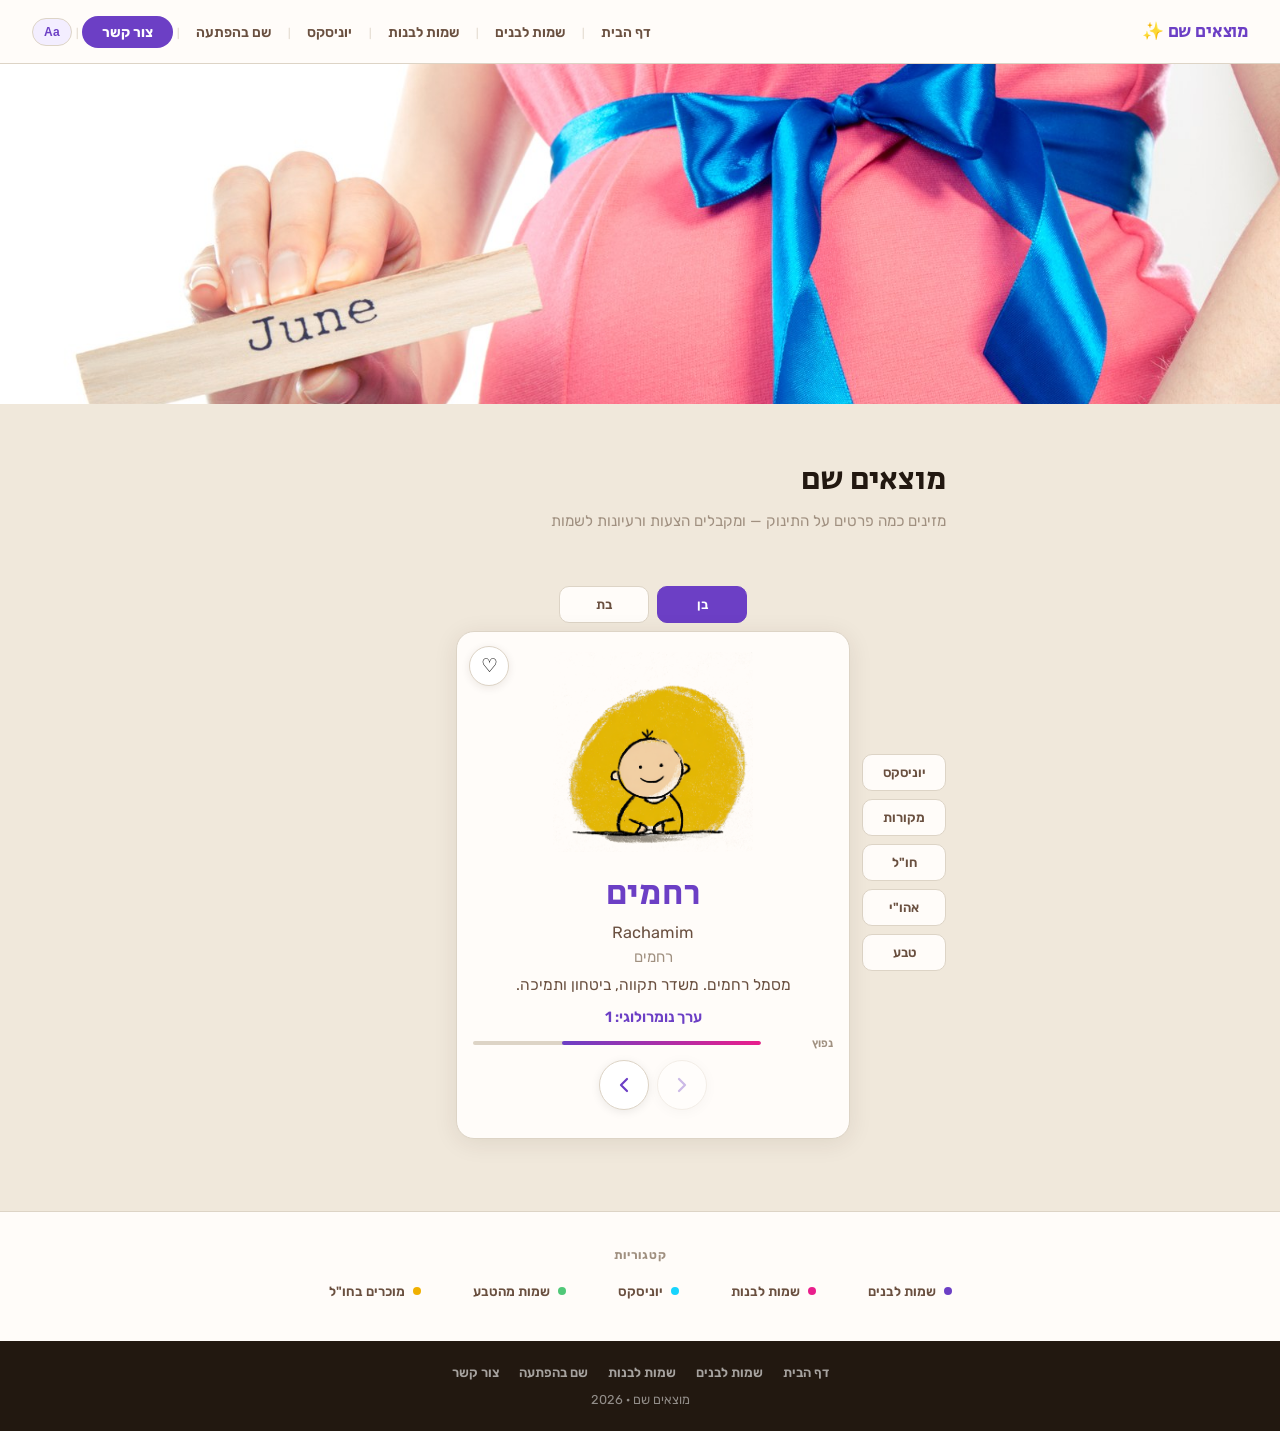
<file: index.html>
<!DOCTYPE html>
<html lang="he" dir="rtl">
<head>
  <meta charset="UTF-8" />
  <meta name="viewport" content="width=device-width, initial-scale=1.0" />
  <script>if(window.innerWidth<768)window.location.replace('mobile.html');</script>
  <title>מוצאים שם — מחולל שמות</title>
  <link href="https://fonts.googleapis.com/css2?family=Secular+One&family=Rubik:wght@300;400;600;700&display=swap" rel="stylesheet" />
  <script src="names.js"></script>
  <script src="layout.js"></script>
  <script src="popularity.js"></script>
  <link rel="stylesheet" href="styles.css" />
</head>
<body>


<!-- HERO BANNER -->
<div class="hero" id="top">
  <img class="hero-img" src="images/pregnant.jpg" alt="אישה בהריון" />
</div>

<!-- FORM SECTION -->
<div class="main" id="form-section">
  <h2 class="section-title">מוצאים שם</h2>
  <p class="section-sub">מזינים כמה פרטים על התינוק — ומקבלים הצעות ורעיונות לשמות</p>

      <!-- RANDOM NAME CARD + FILTERS -->
      <div class="random-card-section" id="randomCardSection">

        <!-- רשימת שמות אהובים — עמודה שמאלית בגריד -->
        <div class="liked-panel" id="likedPanel"></div>

        <!-- כפתורי מגדר — מעל הכרטיס -->
        <div class="gender-row">
          <button type="button" class="filter-btn" data-val="boy"  onclick="setGender(this)">בן</button>
          <button type="button" class="filter-btn" data-val="girl" onclick="setGender(this)">בת</button>
          <!-- <button type="button" class="filter-btn" data-val="any"  onclick="setGender(this)">הפתעה</button> -->
        </div>

        <!-- כרטיס תינוק — לחיץ להגרלה מחדש -->
        <div class="random-card" id="randomCard">
          <img class="random-card-img" id="randomCardImg" src="" alt="" onclick="showRandomCard(gender || 'any')" title="לחצו להגרלה מחדש" />
          <button class="like-heart" id="likeBtn" onclick="likeAndNext()" title="שמרו את השם">♡</button>
          <div class="random-card-name" id="randomCardName"></div>
          <div class="random-card-translit" id="randomCardTranslit"></div>
          <div class="random-card-meaning" id="randomCardMeaning"></div>
          <div class="random-card-short-text" id="randomCardShortText"></div>
          <div class="random-card-source-loc" id="randomCardSourceLoc"></div>
          <div class="random-card-numerology" id="randomCardNumerology"></div>
          <div class="random-card-famous" id="randomCardFamous"></div>
          <div class="card-pop-bar" id="randomCardPopBar" style="display:none">
            <span class="pop-bar-lbl" id="randomCardPopLbl"></span>
            <div class="pop-bar"><div class="pop-bar-fill" id="randomCardPopFill" style="width:0%"></div></div>
          </div>
          <div class="card-nav-row">
            <button class="card-nav-btn" id="navBack" onclick="goBack()" disabled title="לשם הקודם"><svg width="18" height="18" viewBox="0 0 18 18" fill="none" aria-hidden="true"><path d="M6 3L12 9L6 15" stroke="currentColor" stroke-width="2.2" stroke-linecap="round" stroke-linejoin="round"/></svg></button>
            <button class="card-nav-btn" id="navFwd"  onclick="goForward()" title="לשם הבא"><svg width="18" height="18" viewBox="0 0 18 18" fill="none" aria-hidden="true"><path d="M12 3L6 9L12 15" stroke="currentColor" stroke-width="2.2" stroke-linecap="round" stroke-linejoin="round"/></svg></button>
          </div>
        </div>

        <!-- כפתורי פילטר — עמודה ימנית בגריד -->
        <div class="card-filters">
          <!-- כפתורי פופולריות — מוסתרים זמנית
          <button type="button" class="filter-btn active" data-pop="pop"  onclick="setPopPreset('pop')">פופלרי</button>
          <button type="button" class="filter-btn"        data-pop="mid"  onclick="setPopPreset('mid')">ממוצע</button>
          <button type="button" class="filter-btn"        data-pop="rare" onclick="setPopPreset('rare')">נדיר</button>
          -->
          <button class="filter-btn" data-filter="unisex"        onclick="toggleCardFilter(this)">יוניסקס</button>
          <button class="filter-btn" data-filter="sources"       onclick="toggleCardFilter(this)">מקורות</button>
          <button class="filter-btn" data-filter="international" onclick="toggleCardFilter(this)">חו"ל</button>
          <button class="filter-btn" data-filter="ahvy"          onclick="toggleCardFilter(this)">אהו"י</button>
          <button class="filter-btn" data-filter="nature"        onclick="toggleCardFilter(this)">טבע</button>
        </div>


      </div>

</div>

<!-- BOTTOM BAND -->
<div class="bottom-band">
  <div class="supported-label">קטגוריות</div>
  <div class="supported-logos">
    <a href="boys.html"   class="cat-link"><span class="sup-dot" style="background:#6c3fc5"></span>שמות לבנים</a>
    <a href="girls.html"  class="cat-link"><span class="sup-dot" style="background:#e91e8c"></span>שמות לבנות</a>
    <a href="unisex.html" class="cat-link"><span class="sup-dot" style="background:#18d4fd"></span>יוניסקס</a>
    <a href="boys.html"   class="cat-link"><span class="sup-dot" style="background:#50c878"></span>שמות מהטבע</a>
    <a href="boys.html"   class="cat-link"><span class="sup-dot" style="background:#f0b000"></span>מוכרים בחו"ל</a>
  </div>
</div>


<script>
// ── State ──
let gender = null;
const activeFilters = new Set();
const likedNames  = [];
let currentName   = null;

// popularityTarget, popularityRange, popScore, popularityWeight, weightedRandom → popularity.js

function popLabel(p) {
  if (p <= 35) return 'נדיר';
  if (p <= 60) return 'לא שגרתי';
  if (p <= 78) return 'בינוני';
  if (p <= 92) return 'נפוץ';
  return 'מאוד נפוץ';
}
function popToBarPct(p) {
  return Math.round(Math.pow(p / 100, 2) * 100);
}

// ── Navigation history ──
const cardHistory = [];
let historyIndex  = -1;

// ── Render card contents (no history side-effects) ──
function displayCard(n) {
  currentName = n;
  document.getElementById('randomCardImg').src              = n.gender === 'boy' ? 'images/baby-boy.png' : 'images/baby-girl.png';
  document.getElementById('randomCardName').textContent     = n.niqqud || n.name;
  document.getElementById('randomCardTranslit').textContent   = n.transliteration || '';
  document.getElementById('randomCardShortText').textContent  = n.short_text || '';
  document.getElementById('randomCardMeaning').textContent    = n.meaning || '';
  var srcLocEl = document.getElementById('randomCardSourceLoc');
  if (n.sources && n.source_location) { srcLocEl.textContent = 'מקור: ' + n.source_location; srcLocEl.style.visibility = 'visible'; }
  else                                { srcLocEl.textContent = ''; srcLocEl.style.visibility = 'hidden'; }
  document.getElementById('randomCardNumerology').textContent = n.numerology ? 'ערך נומרולוגי: ' + n.numerology : '';
  var famousEl = document.getElementById('randomCardFamous');
  if (n.famous) { famousEl.textContent = 'מפורסמים: ' + n.famous; famousEl.style.visibility = 'visible'; }
  else          { famousEl.textContent = ''; famousEl.style.visibility = 'hidden'; }
  var pop = n.popularity || 50;
  document.getElementById('randomCardPopBar').style.display  = 'flex';
  document.getElementById('randomCardPopLbl').textContent    = popLabel(pop);
  document.getElementById('randomCardPopFill').style.width   = popToBarPct(pop) + '%';
  var heart = document.getElementById('likeBtn');
  if (heart) heart.textContent = likedNames.some(function(l){ return l.name === n.name; }) ? '❤️' : '♡';
  updateNavButtons();
}

// ── Push to history then display ──
function pushAndDisplay(n) {
  if (historyIndex < cardHistory.length - 1) cardHistory.splice(historyIndex + 1);
  cardHistory.push(n);
  historyIndex = cardHistory.length - 1;
  displayCard(n);
}

// ── Pick a random name from pool and push to history ──
function showRandomCard(g) {
  if (typeof namesData === 'undefined') return;
  var pool;
  if (g === 'boy')       pool = namesData.filter(function(n){ return n.gender === 'boy'; });
  else if (g === 'girl') pool = namesData.filter(function(n){ return n.gender === 'girl'; });
  else                   pool = [...namesData];
  if (activeFilters.size > 0) {
    var filtered = pool.filter(function(n) {
      if (activeFilters.has('unisex')        && !n.unisex)               return false;
      if (activeFilters.has('sources')       && !n.sources)              return false;
      if (activeFilters.has('international') && !n.international)        return false;
      if (activeFilters.has('ahvy')          && !/[אהוי]/.test(n.name)) return false;
      if (activeFilters.has('nature')        && !n.nature)               return false;
      return true;
    });
    if (filtered.length > 0) pool = filtered;
  }
  pushAndDisplay(weightedRandom(pool));
}

// ── Back / Forward ──
function goBack() {
  if (historyIndex > 0) {
    historyIndex--;
    displayCard(cardHistory[historyIndex]);
  }
}

function goForward() {
  if (historyIndex < cardHistory.length - 1) {
    historyIndex++;
    displayCard(cardHistory[historyIndex]);
  } else {
    showRandomCard(gender || 'any');
  }
}

function updateNavButtons() {
  var backBtn = document.getElementById('navBack');
  var fwdBtn  = document.getElementById('navFwd');
  if (backBtn) backBtn.disabled = historyIndex <= 0;
  if (fwdBtn)  fwdBtn.disabled  = false;
}

// ── Like / Unlike + advance ──
function likeAndNext() {
  if (!currentName) return;
  var heart   = document.getElementById('likeBtn');
  var already = likedNames.findIndex(function(l){ return l.name === currentName.name; });
  if (already >= 0) { likedNames.splice(already, 1); heart.textContent = '♡'; }
  else              { likedNames.push(currentName);   heart.textContent = '❤️'; }
  renderLikedPanel();
  showRandomCard(gender || 'any');
}

function renderLikedPanel() {
  var panel = document.getElementById('likedPanel');
  if (!panel) return;
  if (likedNames.length === 0) { panel.innerHTML = ''; panel.classList.remove('has-items'); return; }
  panel.classList.add('has-items');
  panel.innerHTML = '<div class="liked-panel-title">❤️ השמות שלי</div>' +
    likedNames.map(function(n) {
      return '<div class="liked-panel-item">' +
        '<span class="liked-panel-name" onclick="showNameInCard(\'' + n.name + '\')">' + (n.niqqud || n.name) + '</span>' +
        '<button onclick="removeLiked(\'' + n.name + '\')" title="הסר">✕</button>' +
        '</div>';
    }).join('');
}

function showNameInCard(nameStr) {
  var n = likedNames.find(function(l){ return l.name === nameStr; });
  if (!n) return;
  displayCard(n);
}

function removeLiked(name) {
  var idx = likedNames.findIndex(function(l){ return l.name === name; });
  if (idx >= 0) likedNames.splice(idx, 1);
  if (currentName && currentName.name === name) document.getElementById('likeBtn').textContent = '♡';
  renderLikedPanel();
}

// ── Gender buttons ──
function setGender(btn) {
  document.querySelectorAll('.gender-row .filter-btn').forEach(function(b){ b.classList.remove('active'); });
  btn.classList.add('active');
  gender = btn.dataset.val;
  showRandomCard(gender);
}

// ── Category filter buttons ──
function toggleCardFilter(btn) {
  var f = btn.dataset.filter;
  if (activeFilters.has(f)) { activeFilters.delete(f); btn.classList.remove('active'); }
  else                      { activeFilters.add(f);    btn.classList.add('active'); }
  showRandomCard(gender || 'any');
}

// ── Popularity preset — מוסתר זמנית ──
/* var POP_PRESETS = { pop: {target:80,range:20}, mid: {target:70,range:30}, rare: {target:20,range:15} };
function setPopPreset(val) {
  var p = POP_PRESETS[val];
  popularityTarget = p.target;
  popularityRange  = p.range;
  document.querySelectorAll('.card-filters .filter-btn[data-pop]').forEach(function(b){ b.classList.remove('active'); });
  document.querySelector('.card-filters .filter-btn[data-pop="' + val + '"]').classList.add('active');
  showRandomCard(gender || 'any');
} */

// ── Initial card ──
(function() {
  if (typeof namesData === 'undefined' || namesData.length === 0) return;
  var n = namesData[Math.floor(Math.random() * namesData.length)];
  gender = n.gender;
  var btn = document.querySelector('.gender-row .filter-btn[data-val="' + gender + '"]');
  if (btn) btn.classList.add('active');
  pushAndDisplay(n);
})();
</script>

</body>
</html>
                                                                                                                                                                                                                                                                                                                                                                                                                                                                                                                                                                                                                                                                                                                                                                                                                                                                                                                                                                                                                                                      
</file>
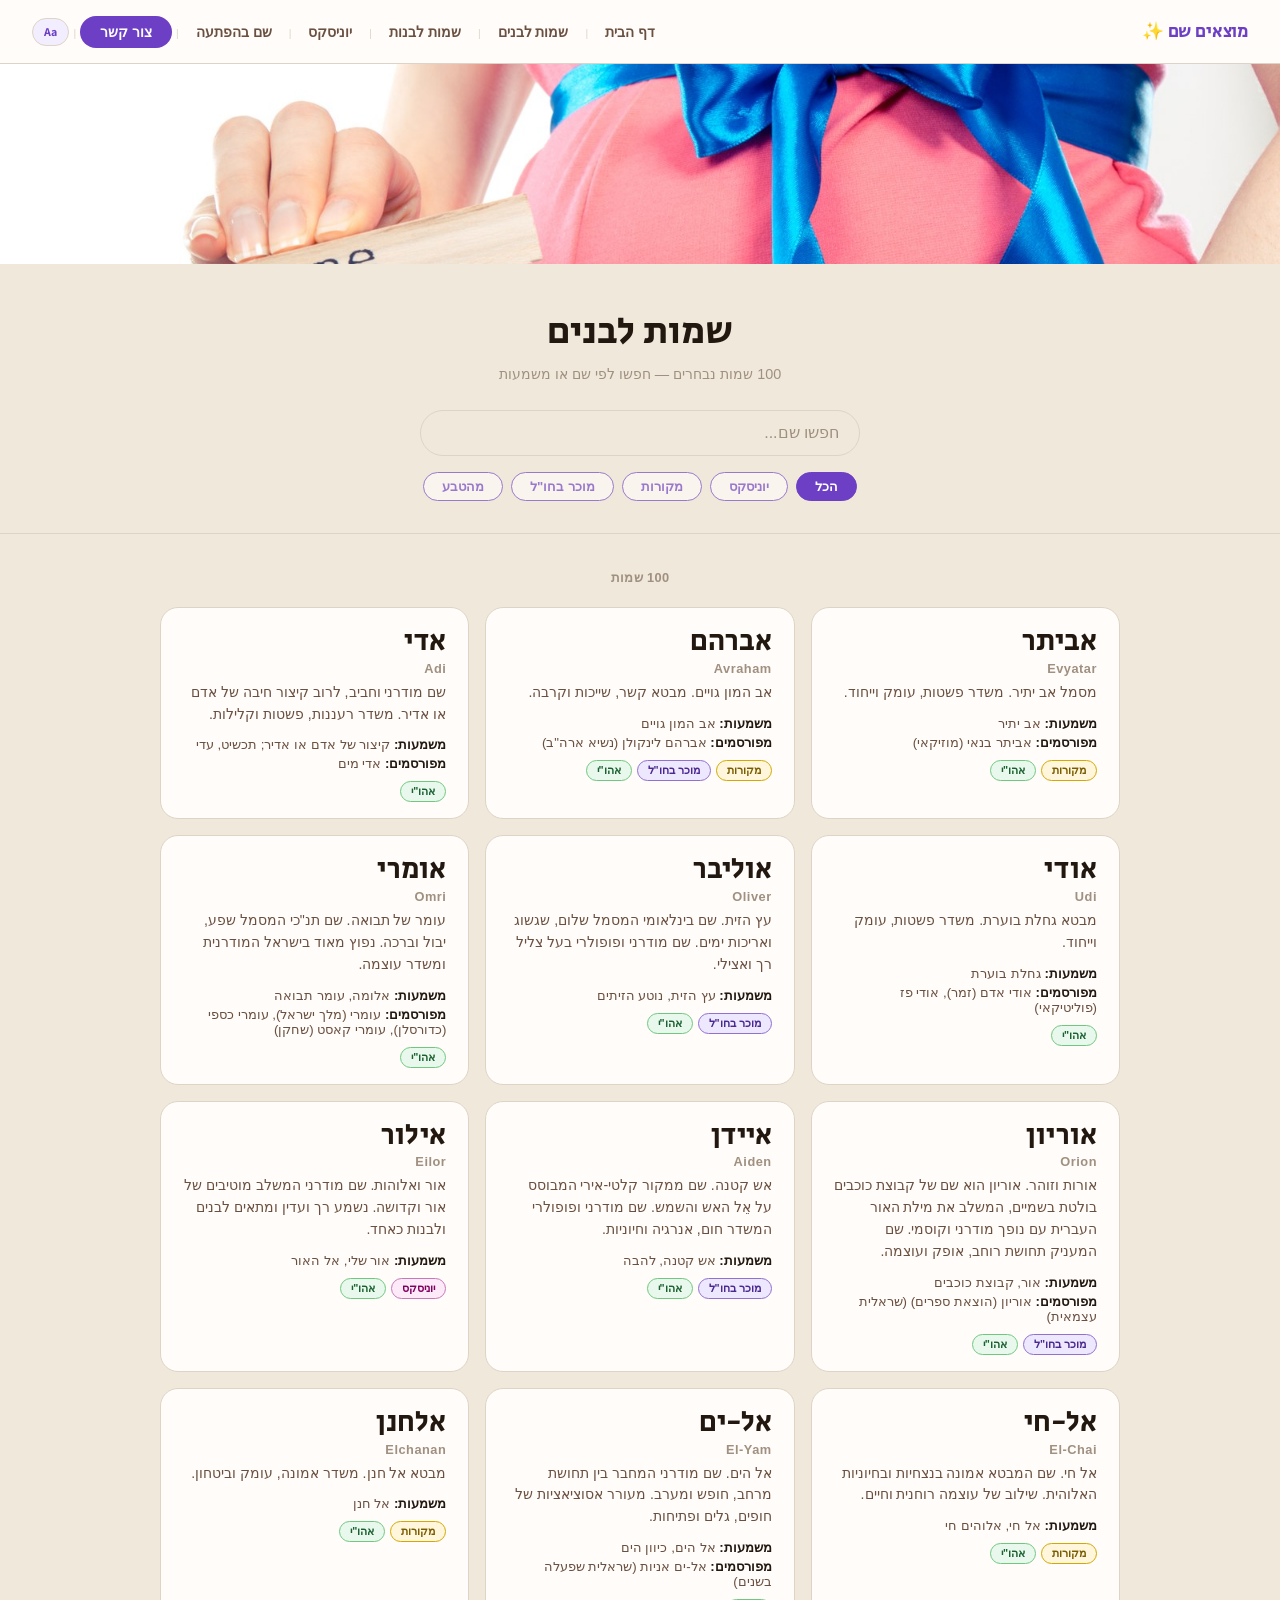
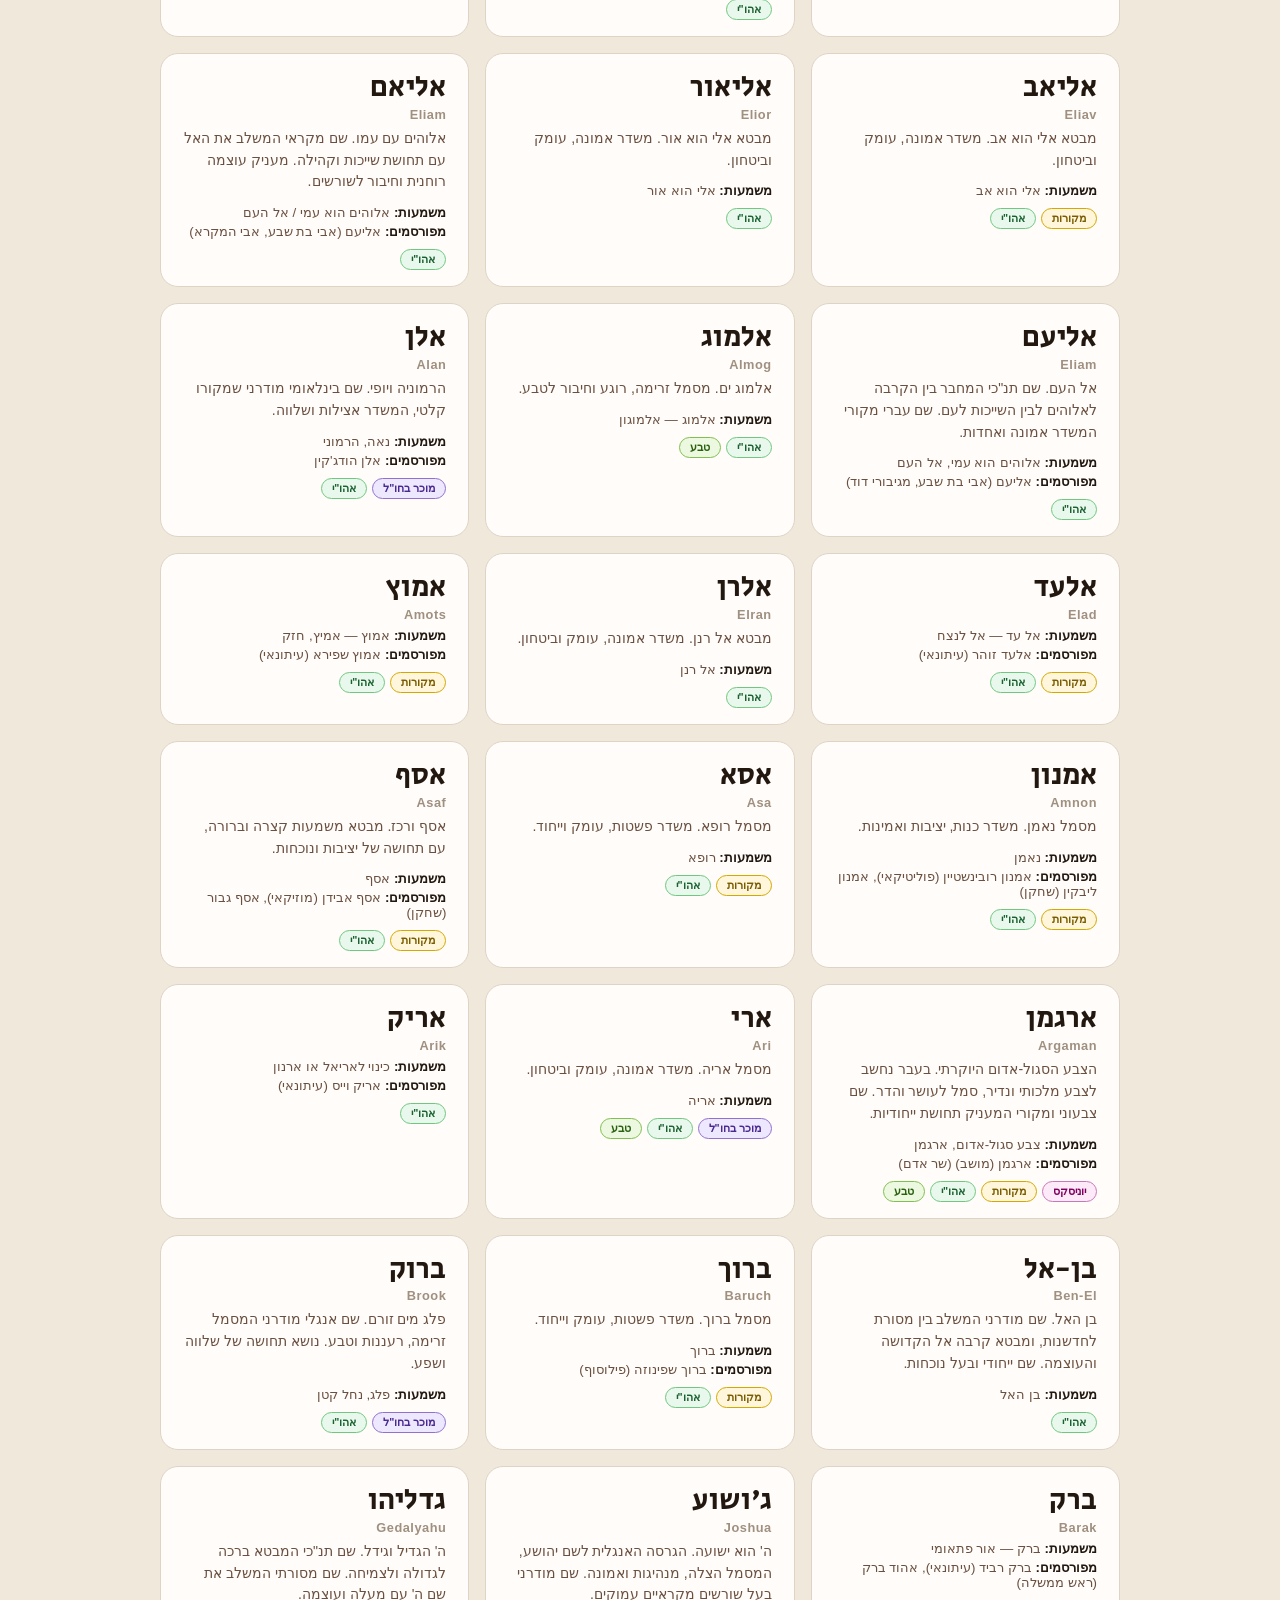
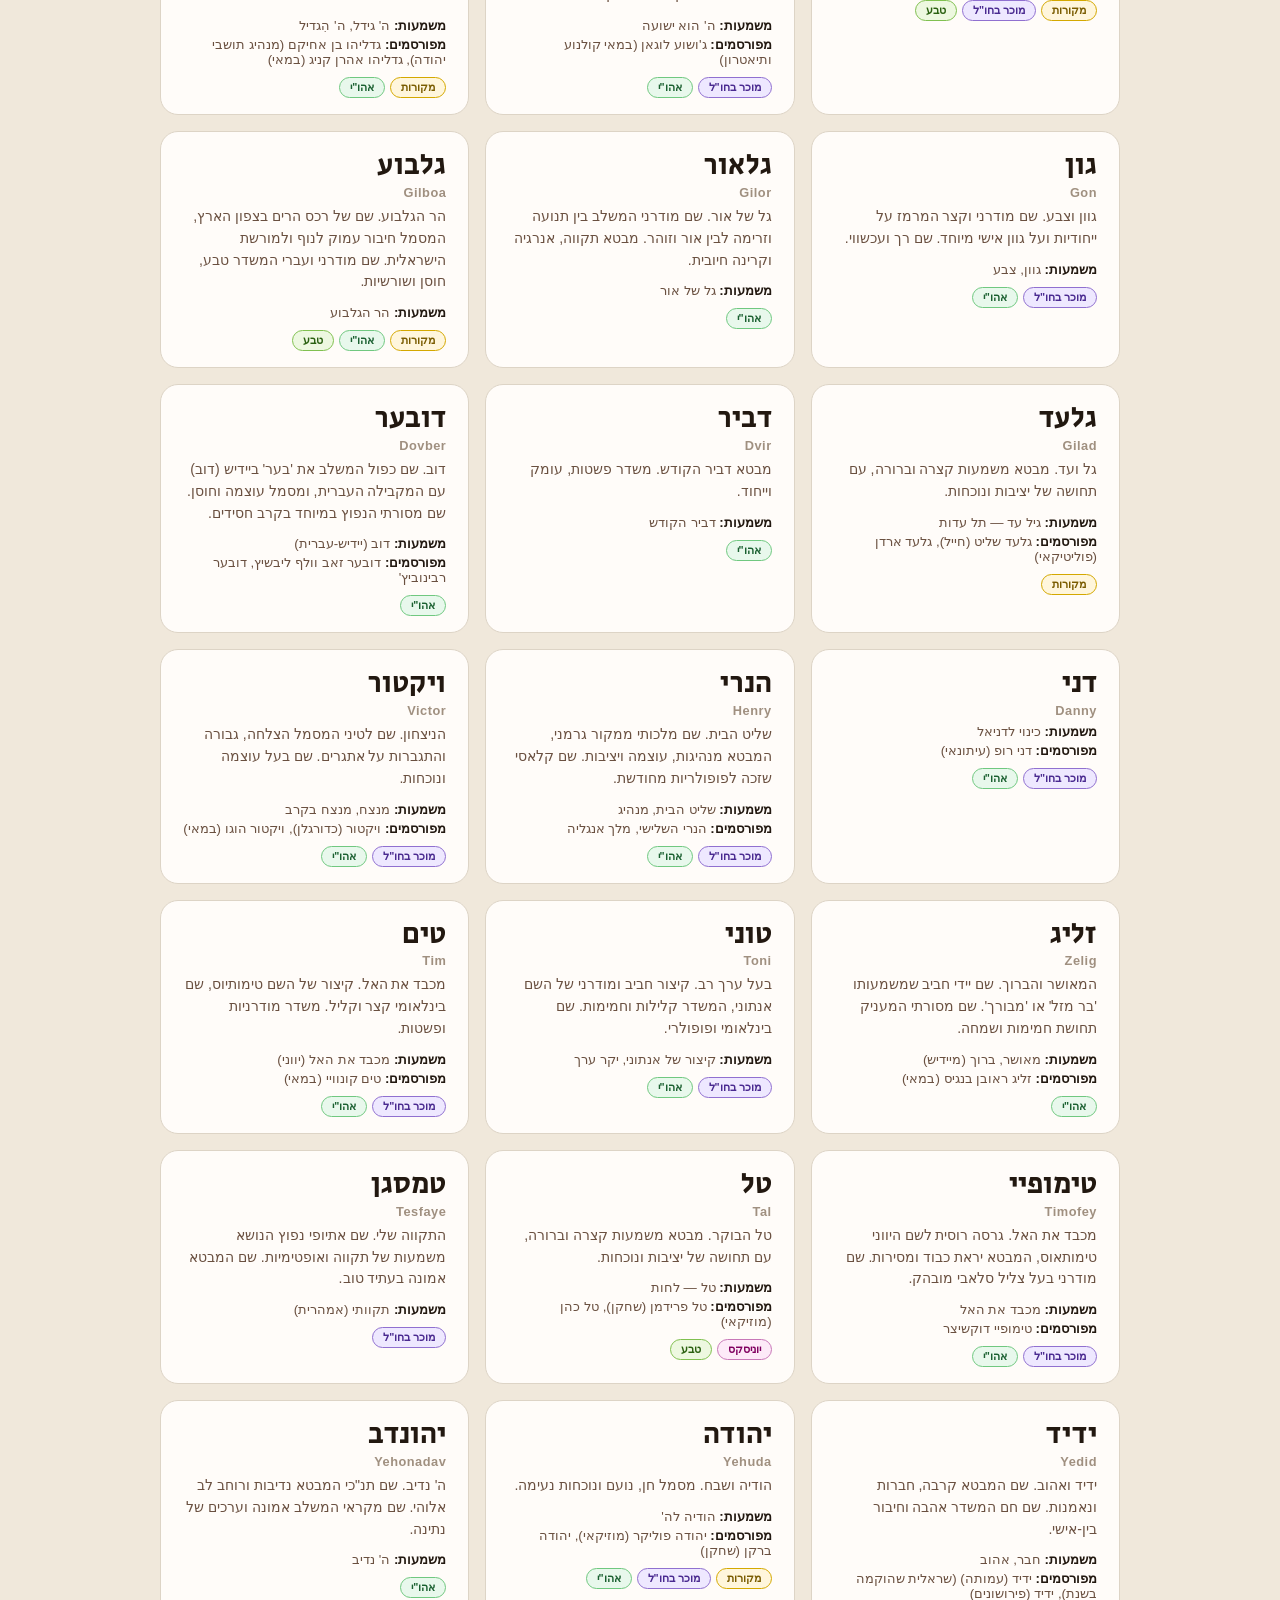
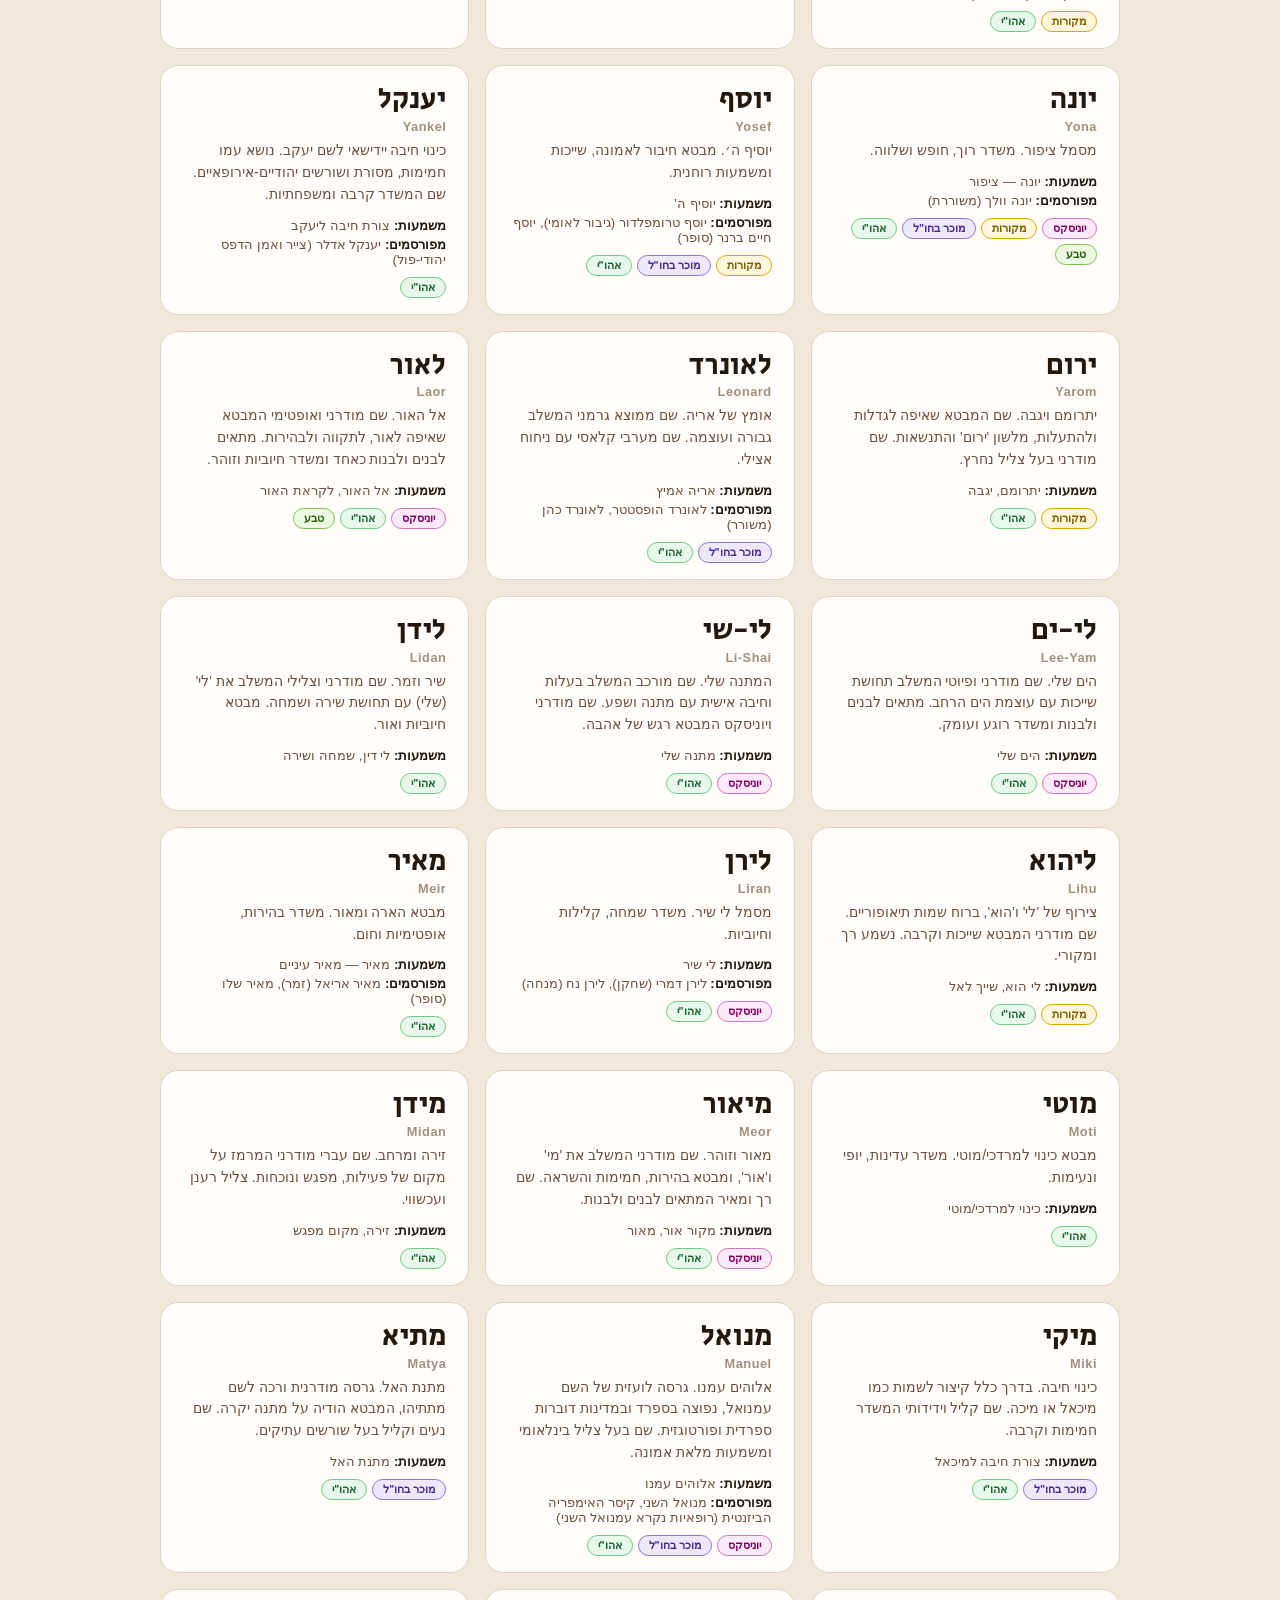
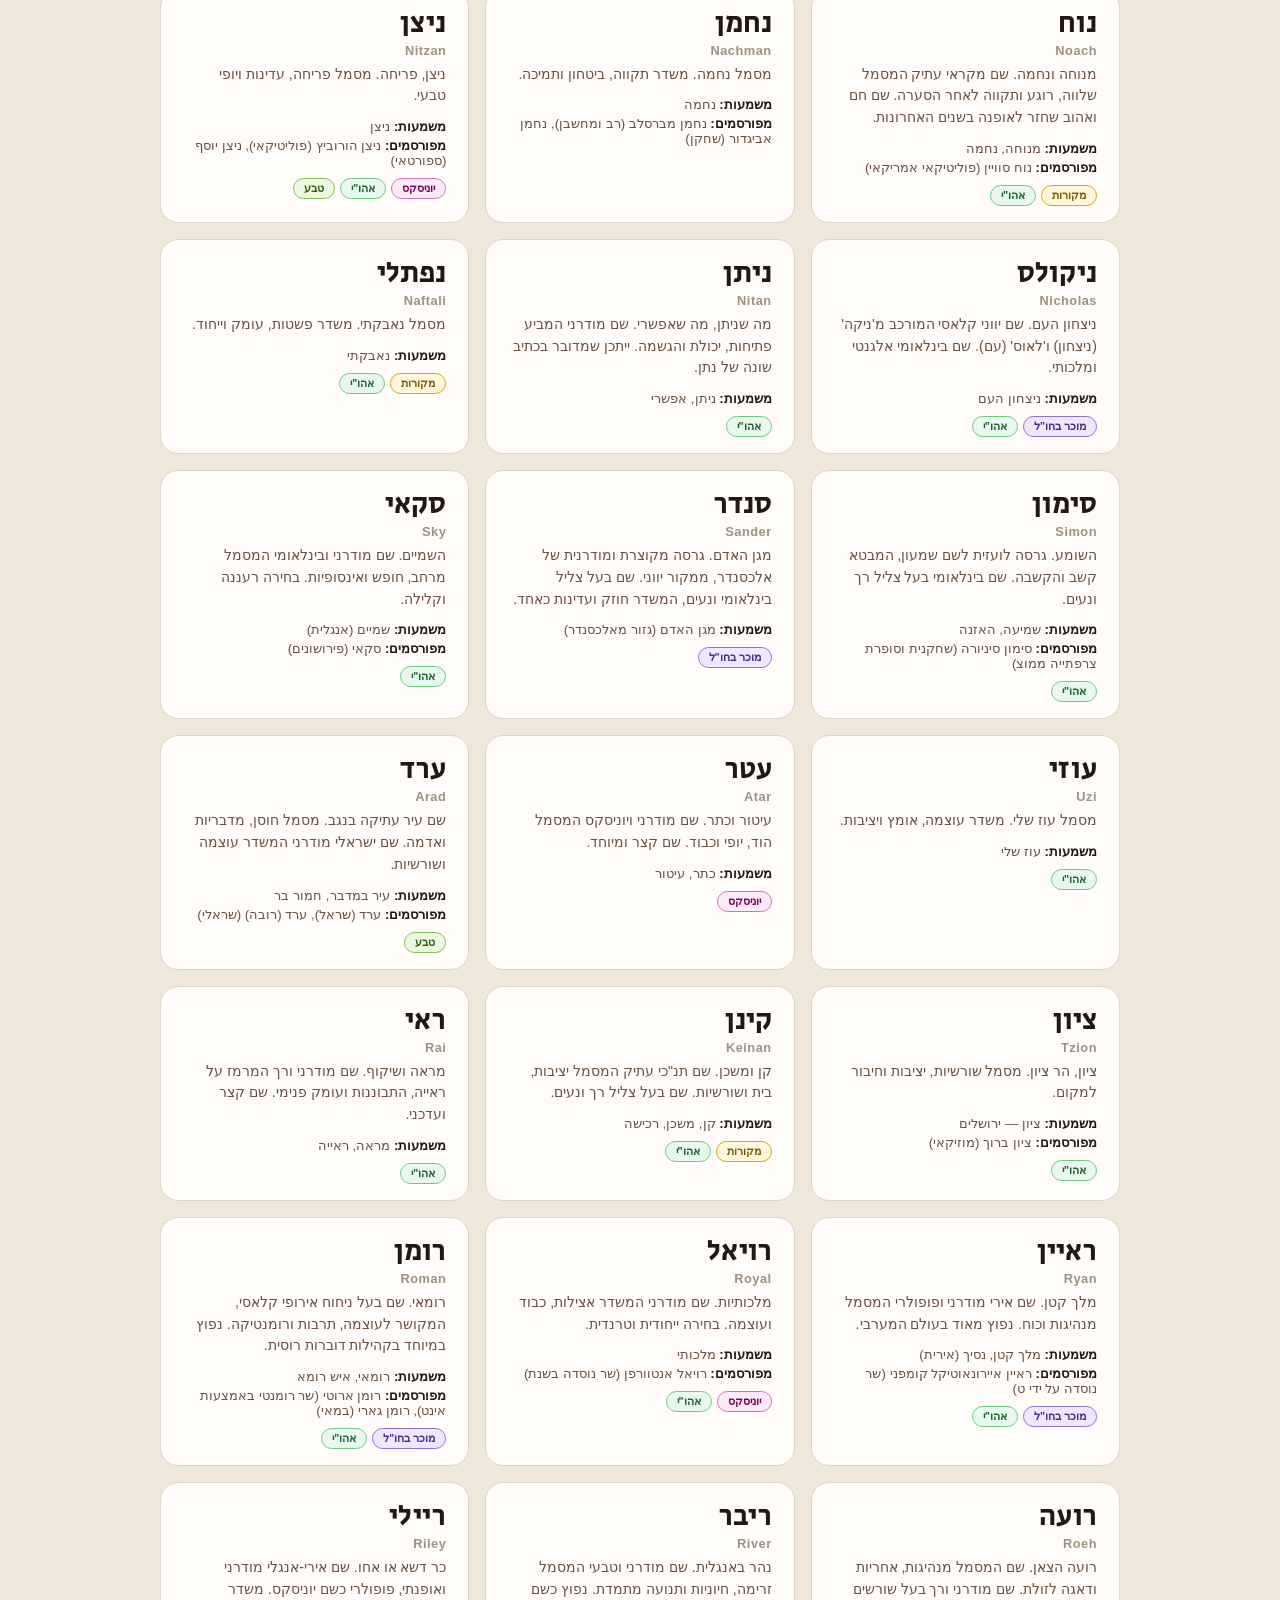
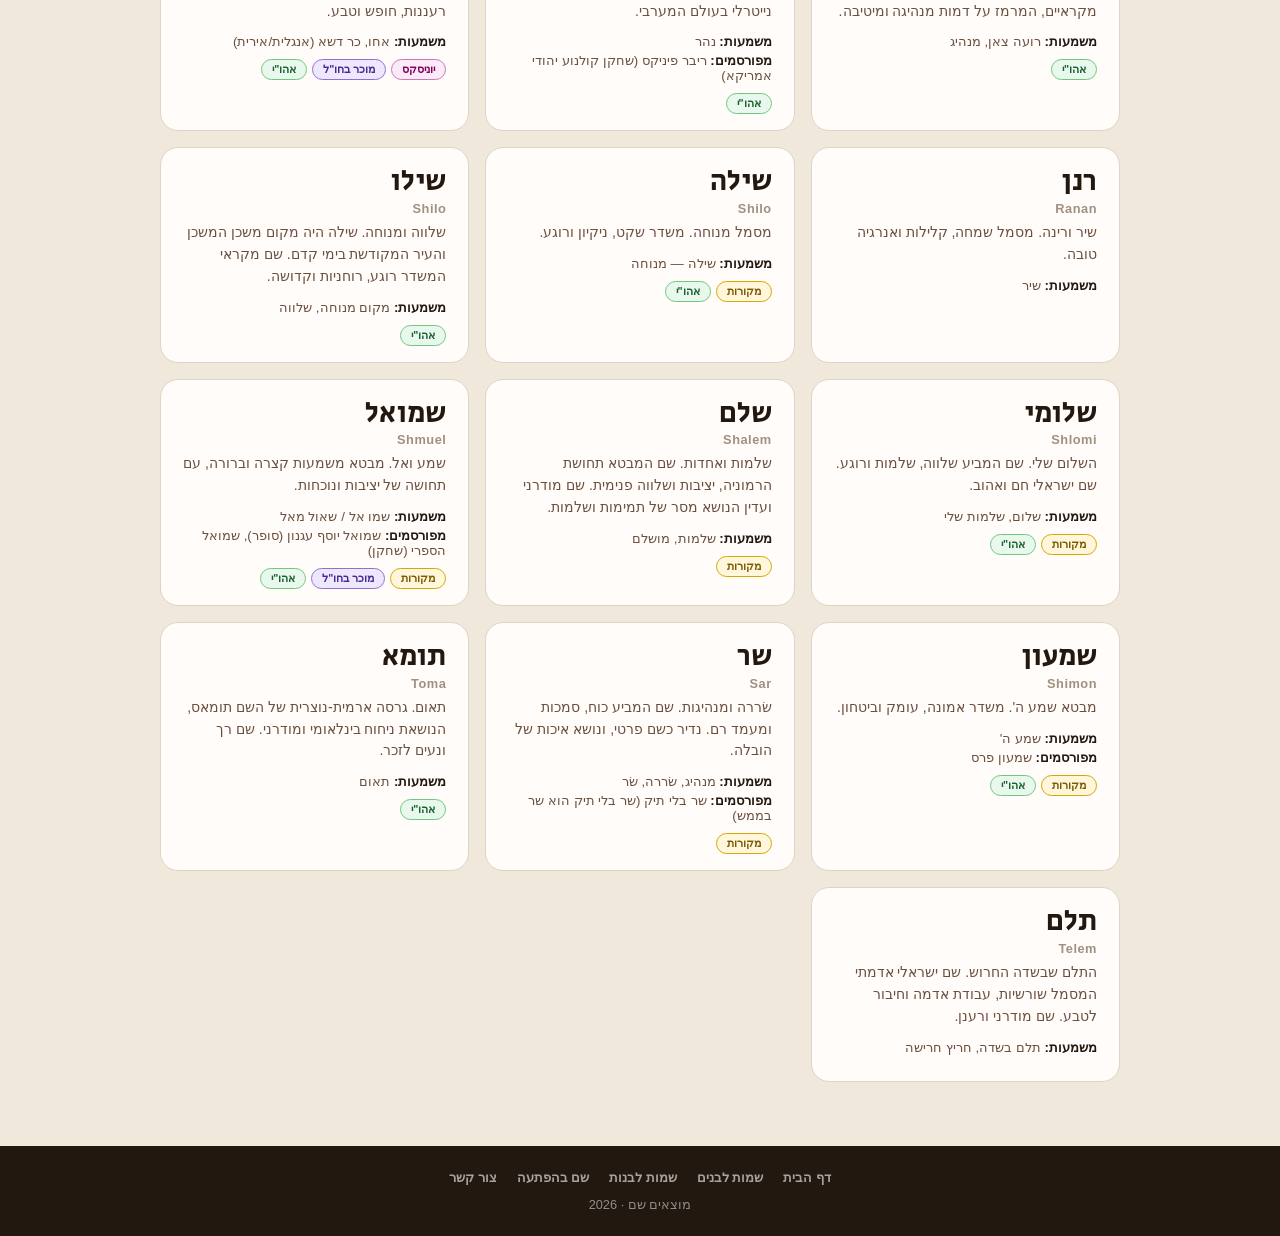
<file: boys.html>
<!DOCTYPE html>
<html lang="he" dir="rtl">
<head>
  <meta charset="UTF-8" />
  <meta name="viewport" content="width=device-width, initial-scale=1.0" />
  <title>שמות לבנים — מוצאים שם</title>
  <link href="https://fonts.googleapis.com/css2?family=Secular+One&family=Assistant:wght@300;400;600;700&display=swap" rel="stylesheet" />
  <script>window.LIST_CONFIG = { gender: 'boy', title: 'שמות לבנים', emoji: '👦' };</script>
  <script src="names.js"></script>
  <script src="layout.js"></script>
  <script src="list-page.js"></script>
  <link rel="stylesheet" href="styles.css" />
</head>
<body>

<div class="list-banner">
  <img src="images/pregnant.jpg" alt="" />
</div>

<div class="list-intro">
  <h1 id="pageTitle">שמות לבנים</h1>
  <p class="list-sub">100 שמות נבחרים — חפשו לפי שם או משמעות</p>
  <div class="search-bar">
    <input type="text" id="searchInput" placeholder="חפשו שם..." oninput="renderList()" />
  </div>
  <div class="filter-chips">
    <button class="chip active" data-filter="all"           onclick="setFilter(this)">הכל</button>
    <button class="chip"        data-filter="unisex"        onclick="setFilter(this)">יוניסקס</button>
    <button class="chip"        data-filter="sources"       onclick="setFilter(this)">מקורות</button>
    <button class="chip"        data-filter="international" onclick="setFilter(this)">מוכר בחו"ל</button>
    <button class="chip"        data-filter="nature"        onclick="setFilter(this)">מהטבע</button>
  </div>
</div>

<div class="list-main">
  <div class="list-count" id="listCount"></div>
  <div class="names-grid" id="namesGrid"></div>
</div>

</body>
</html>
</file>
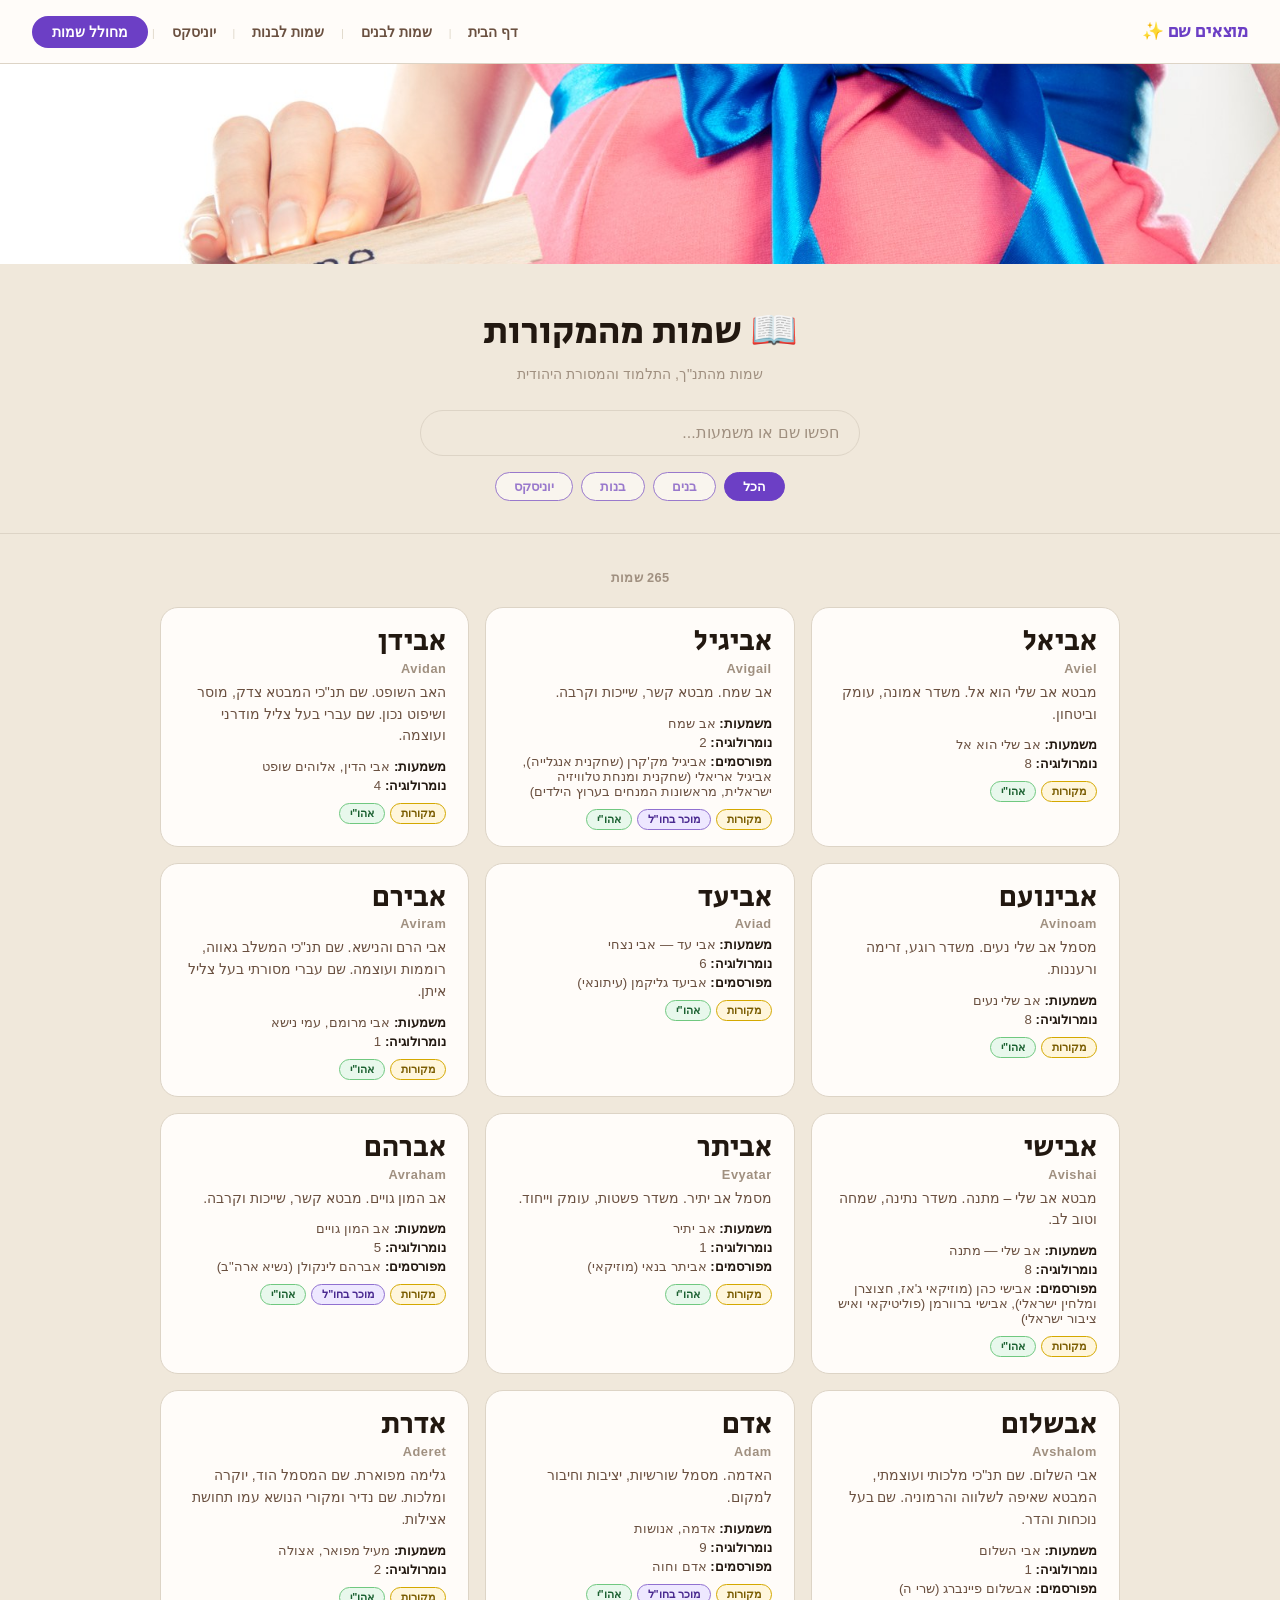
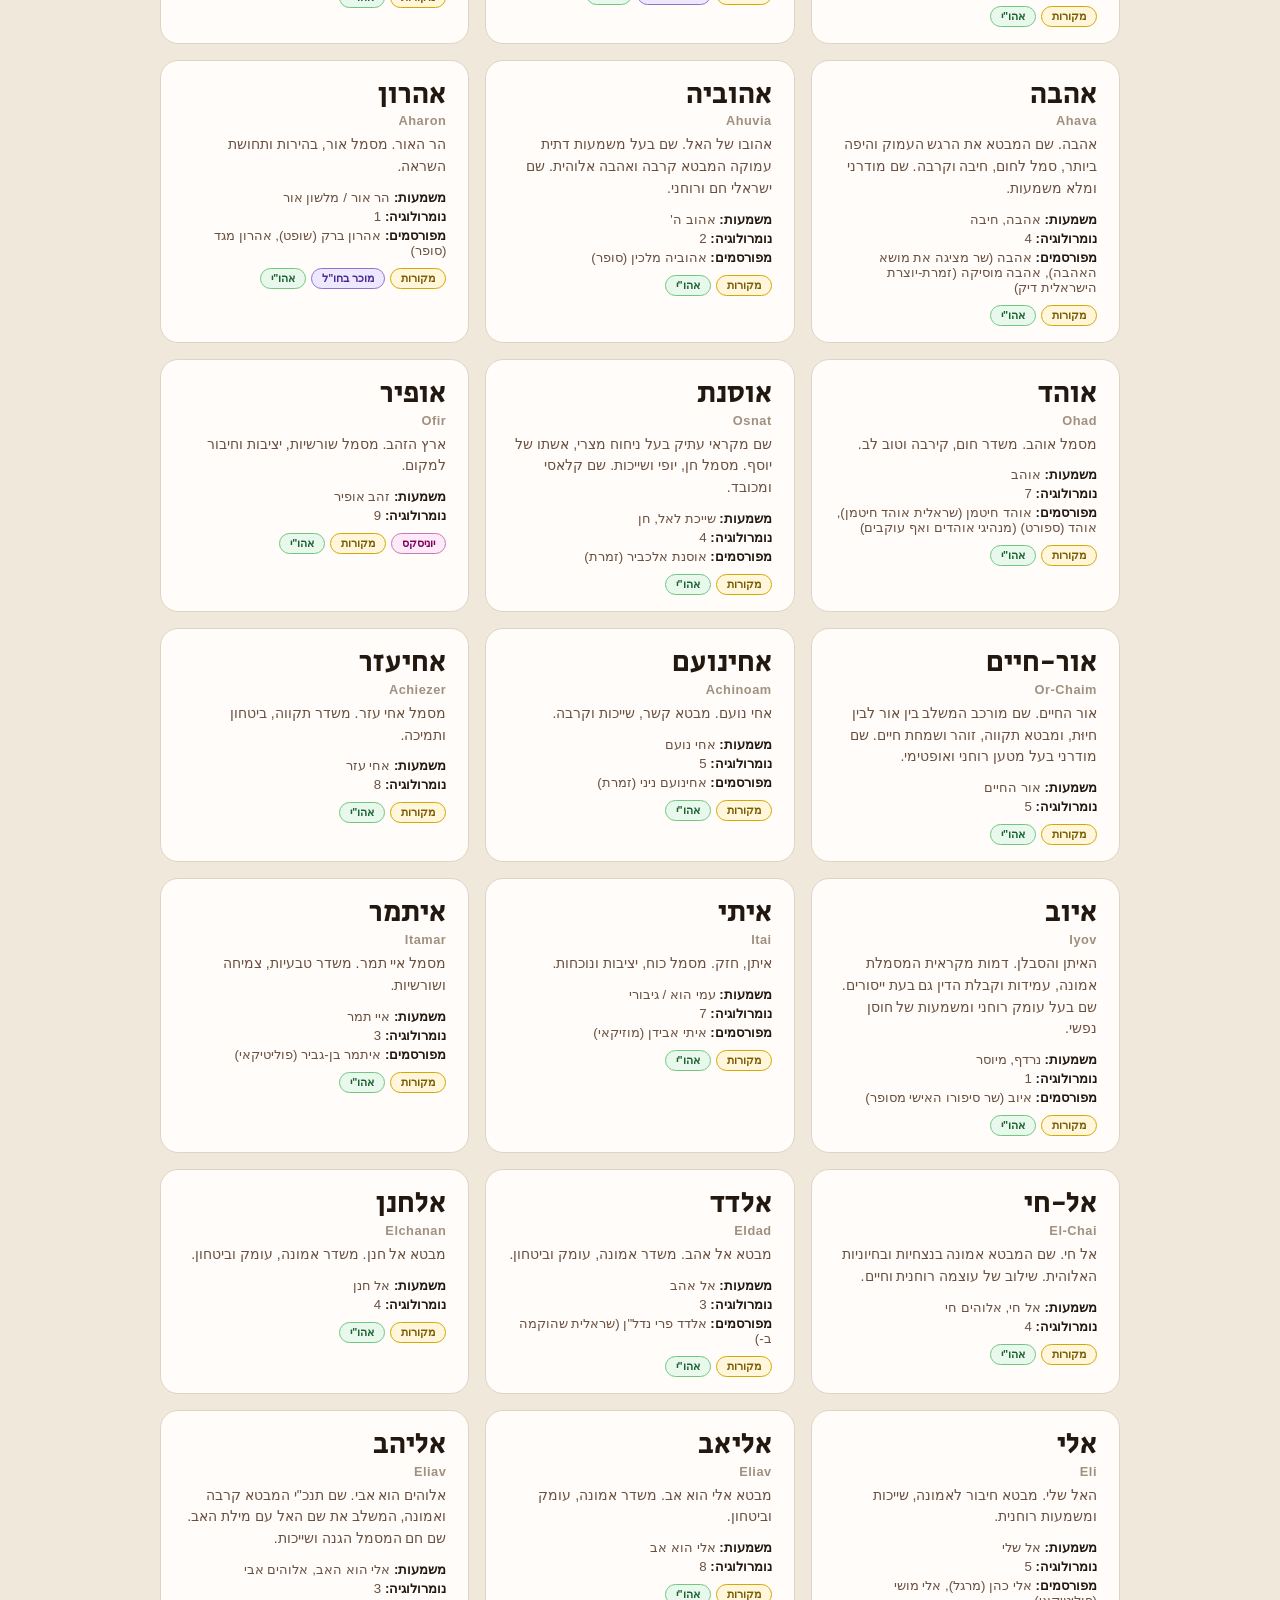
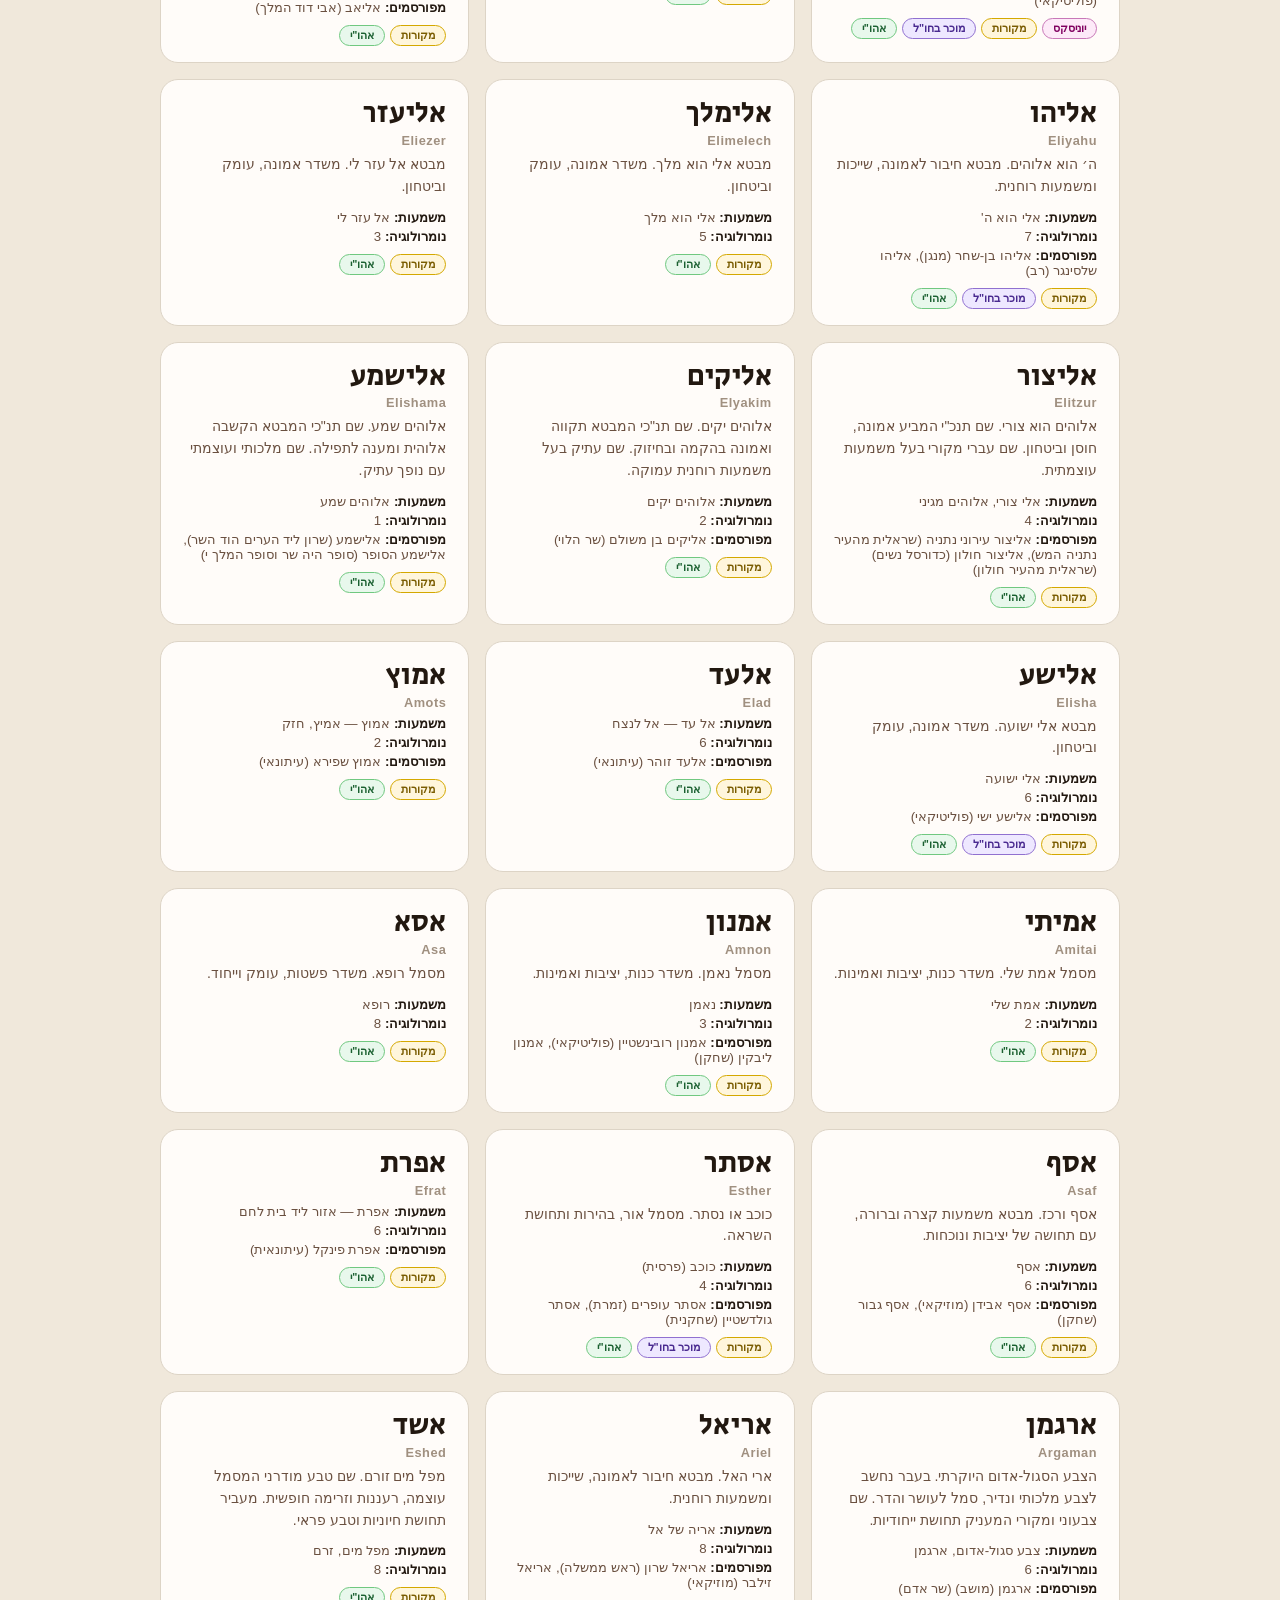
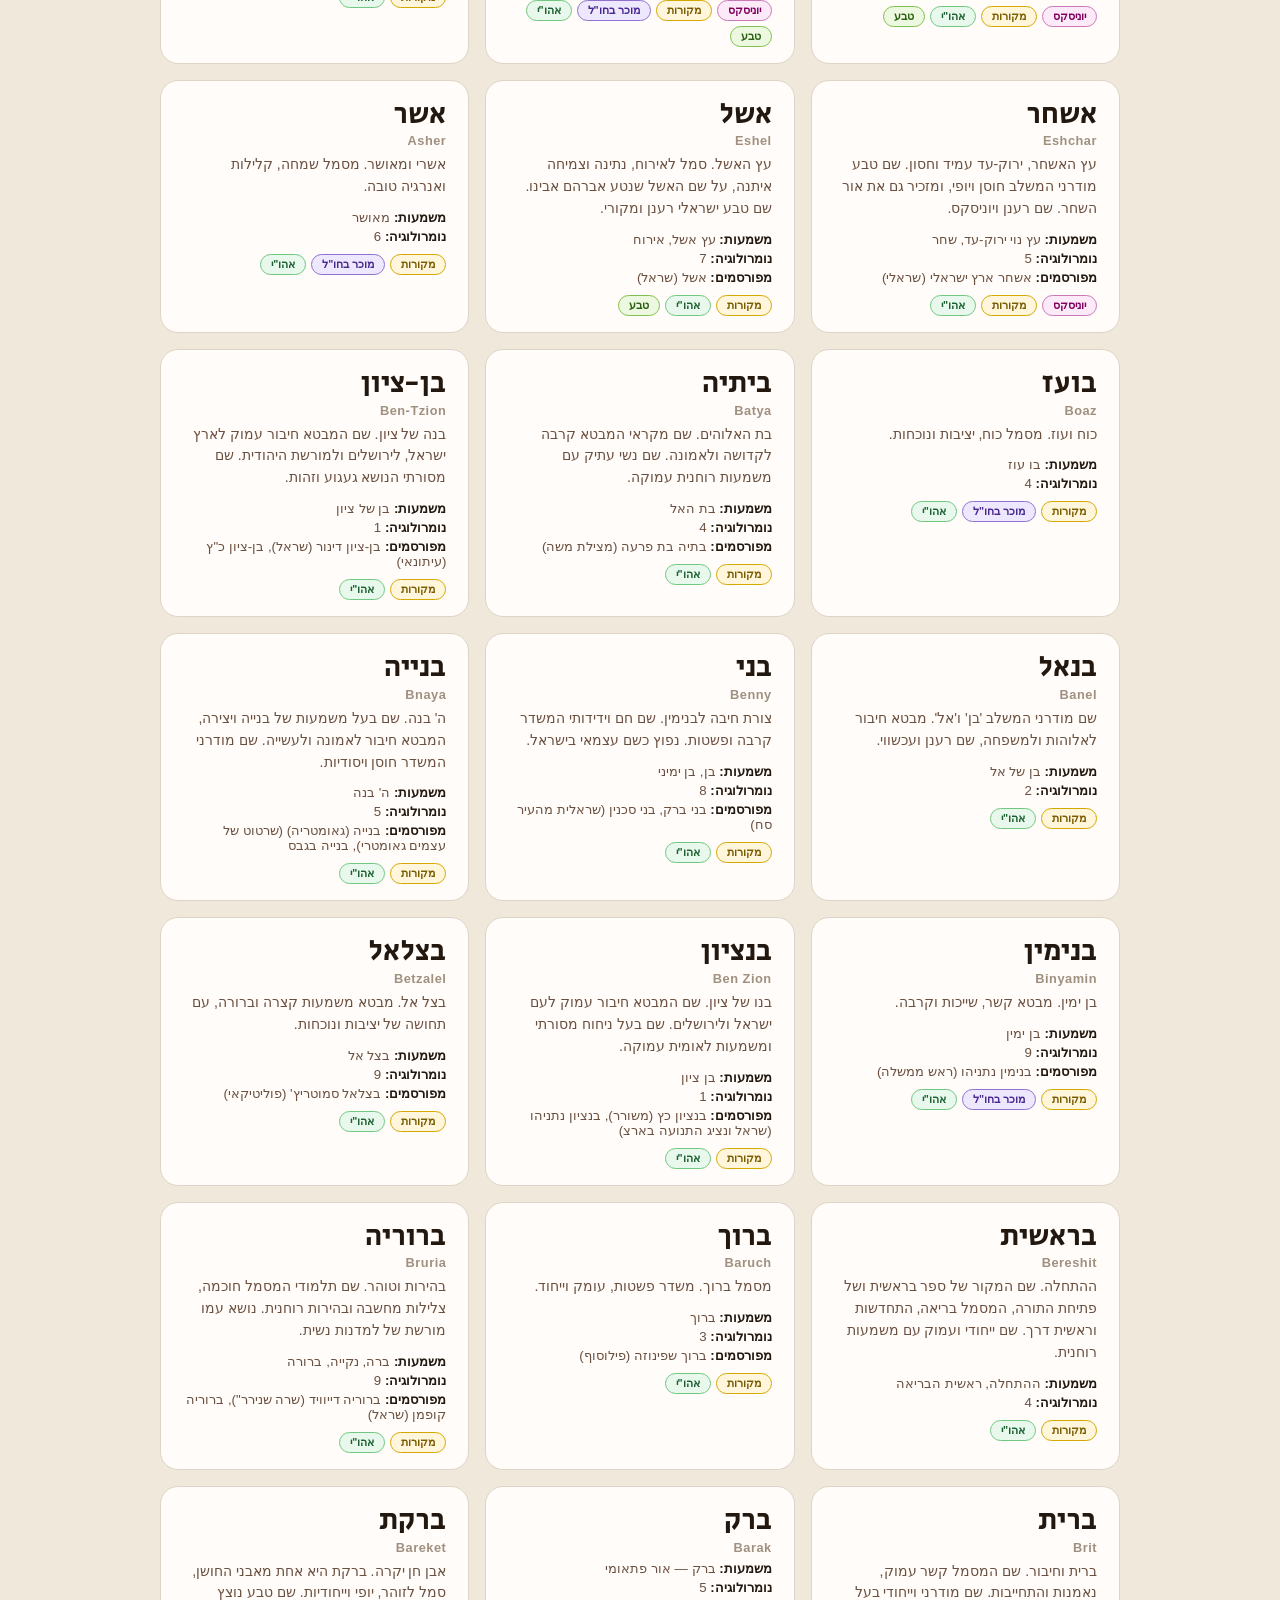
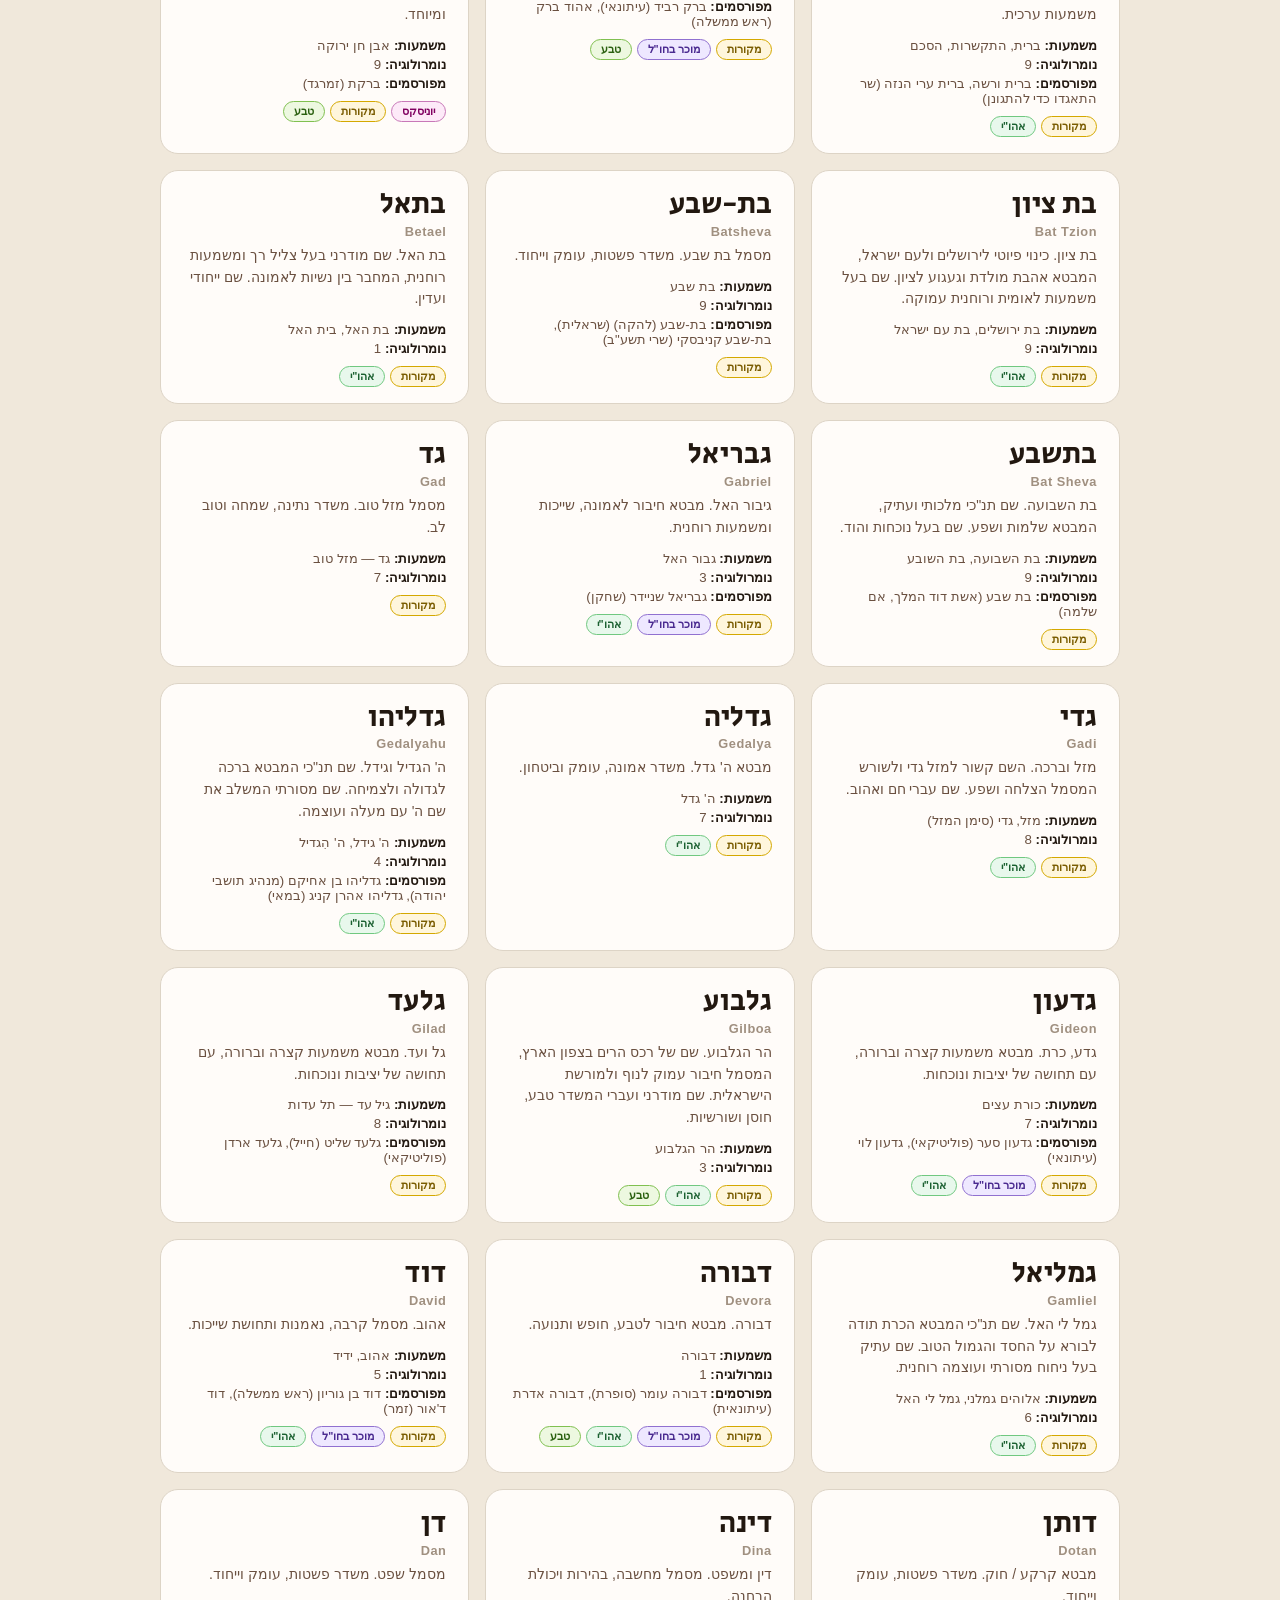
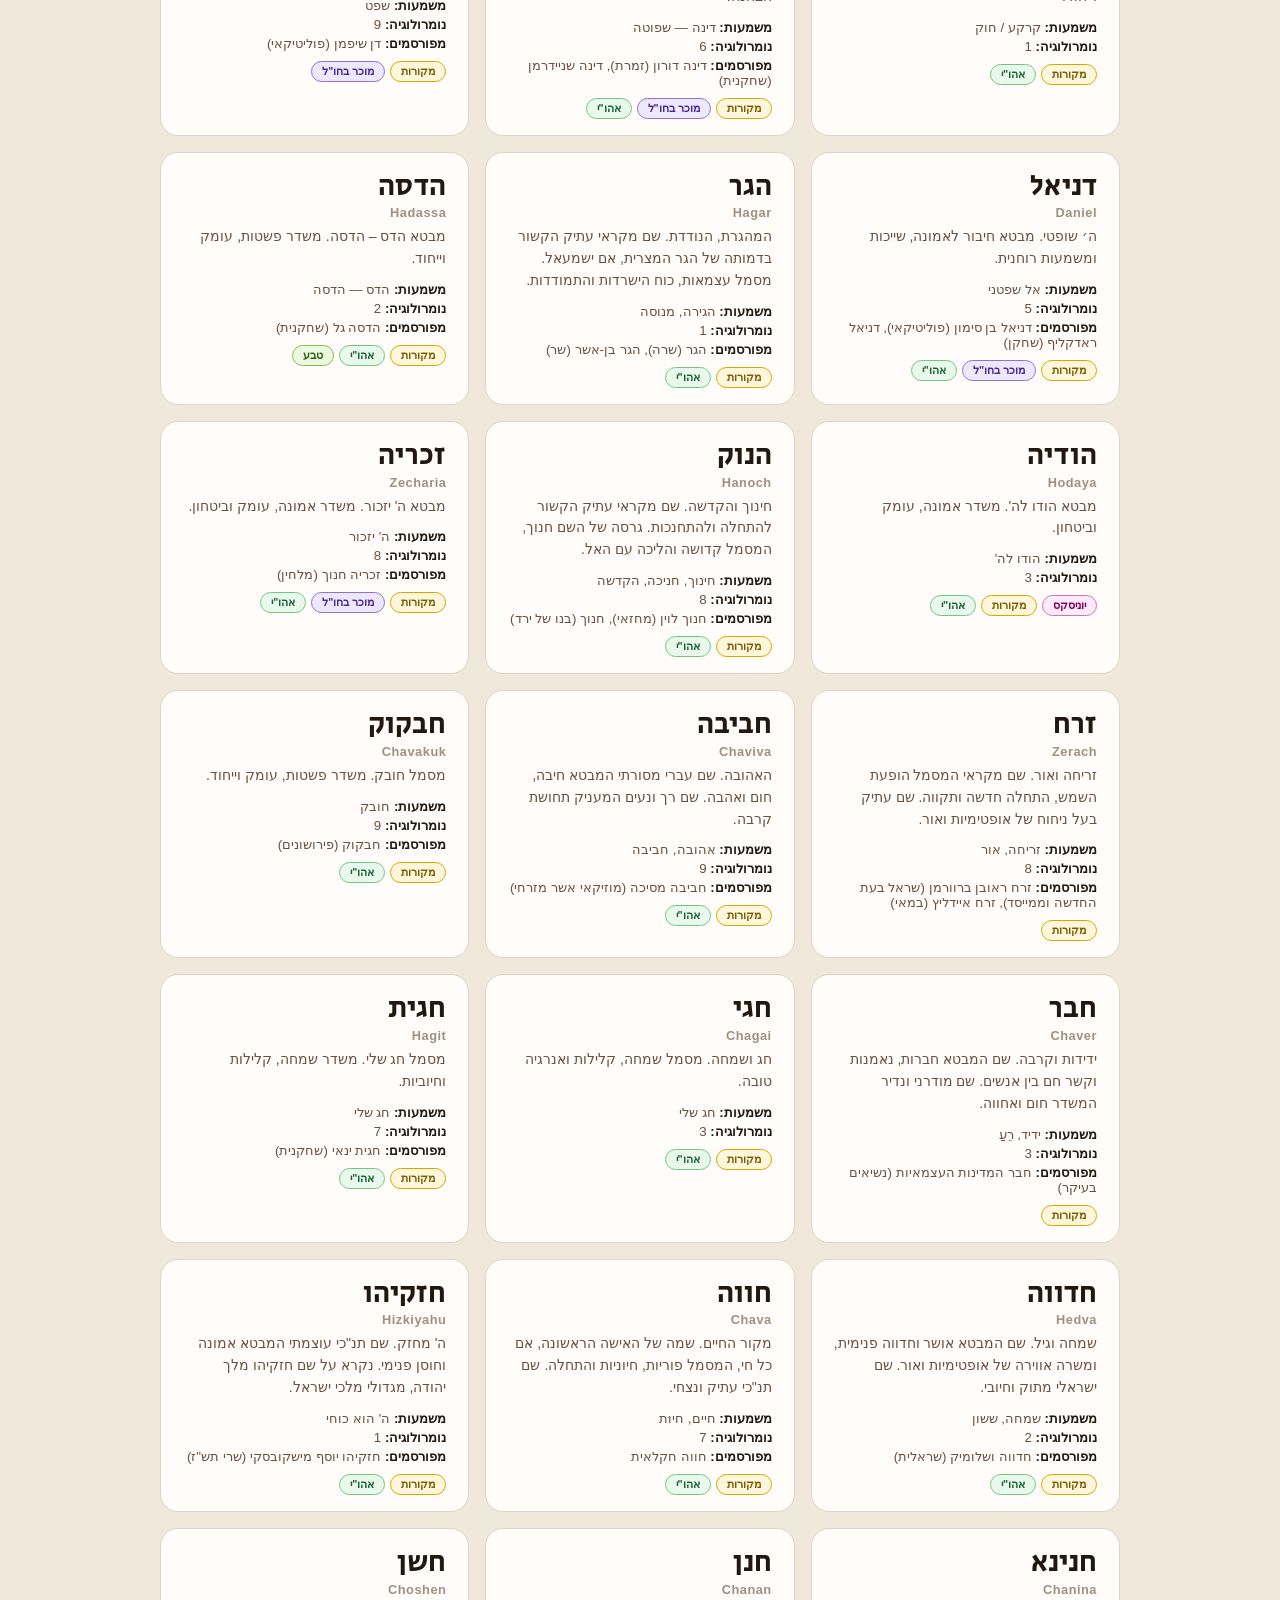
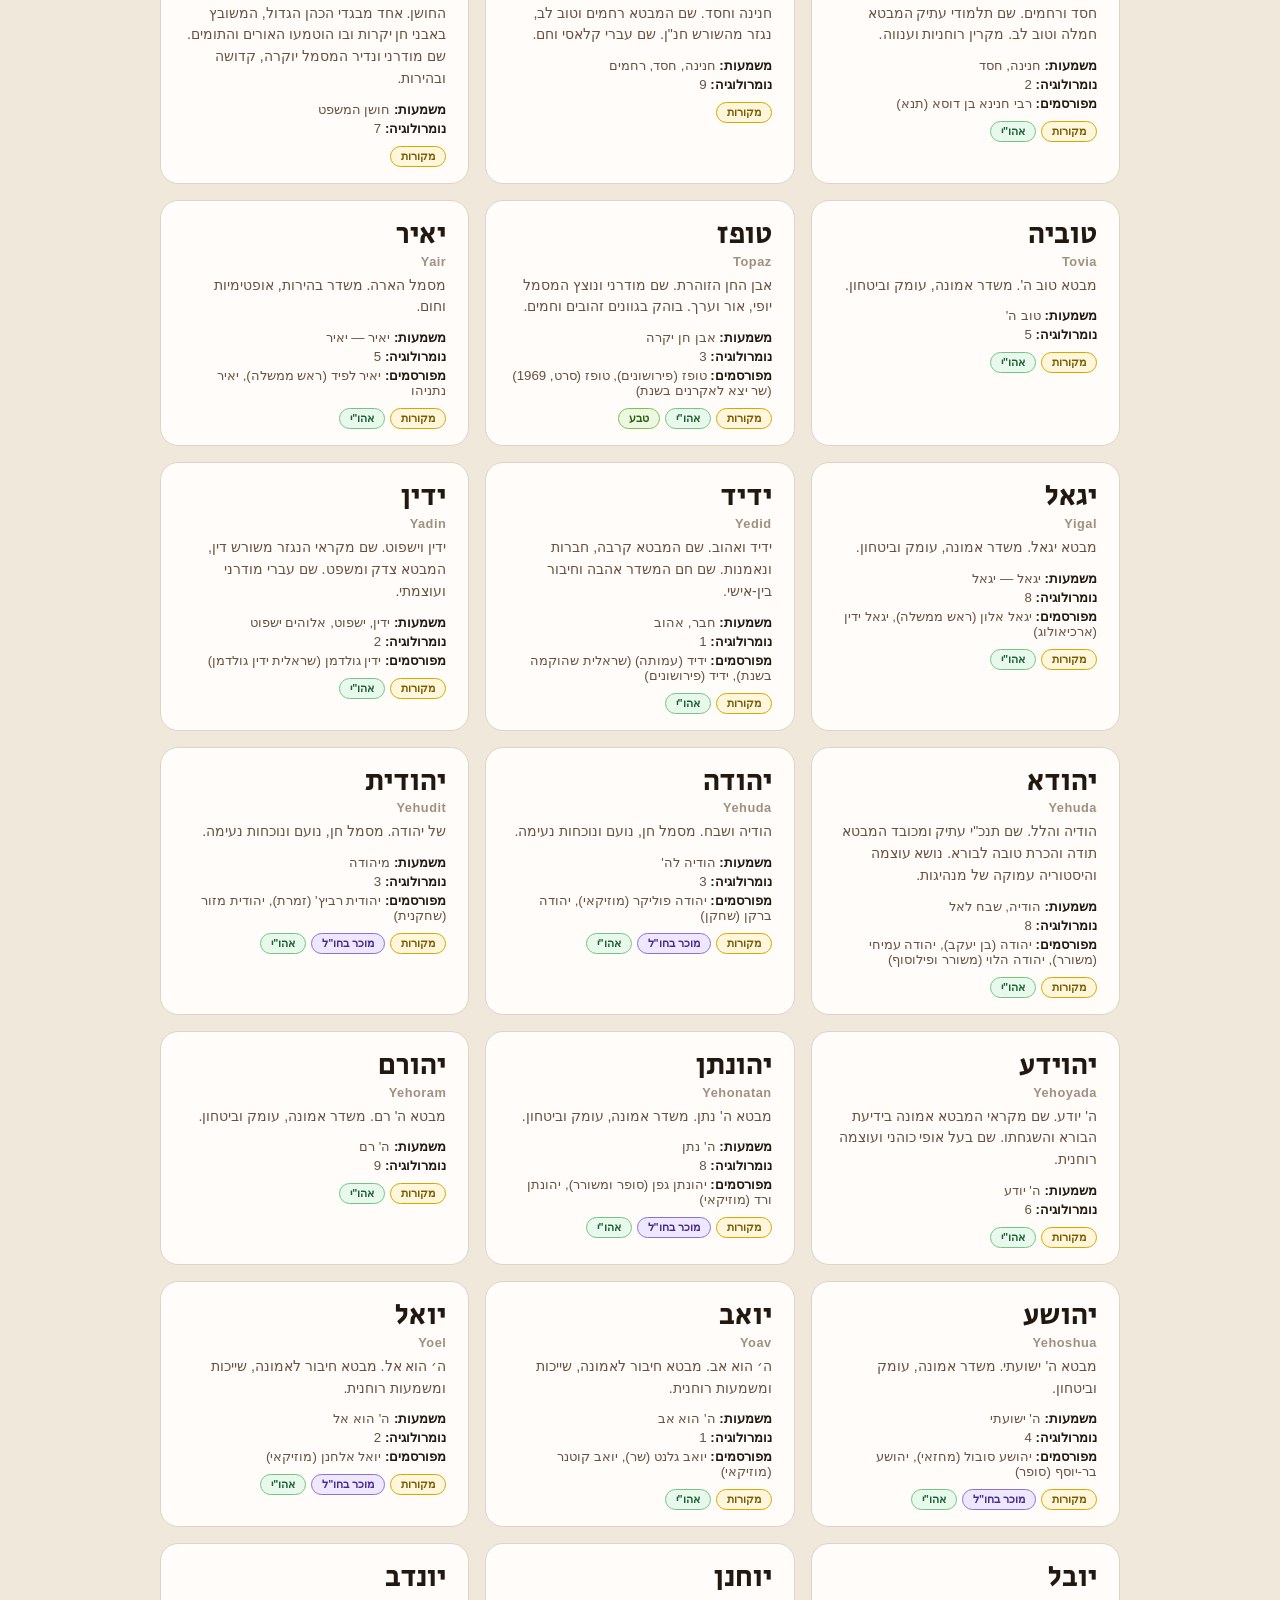
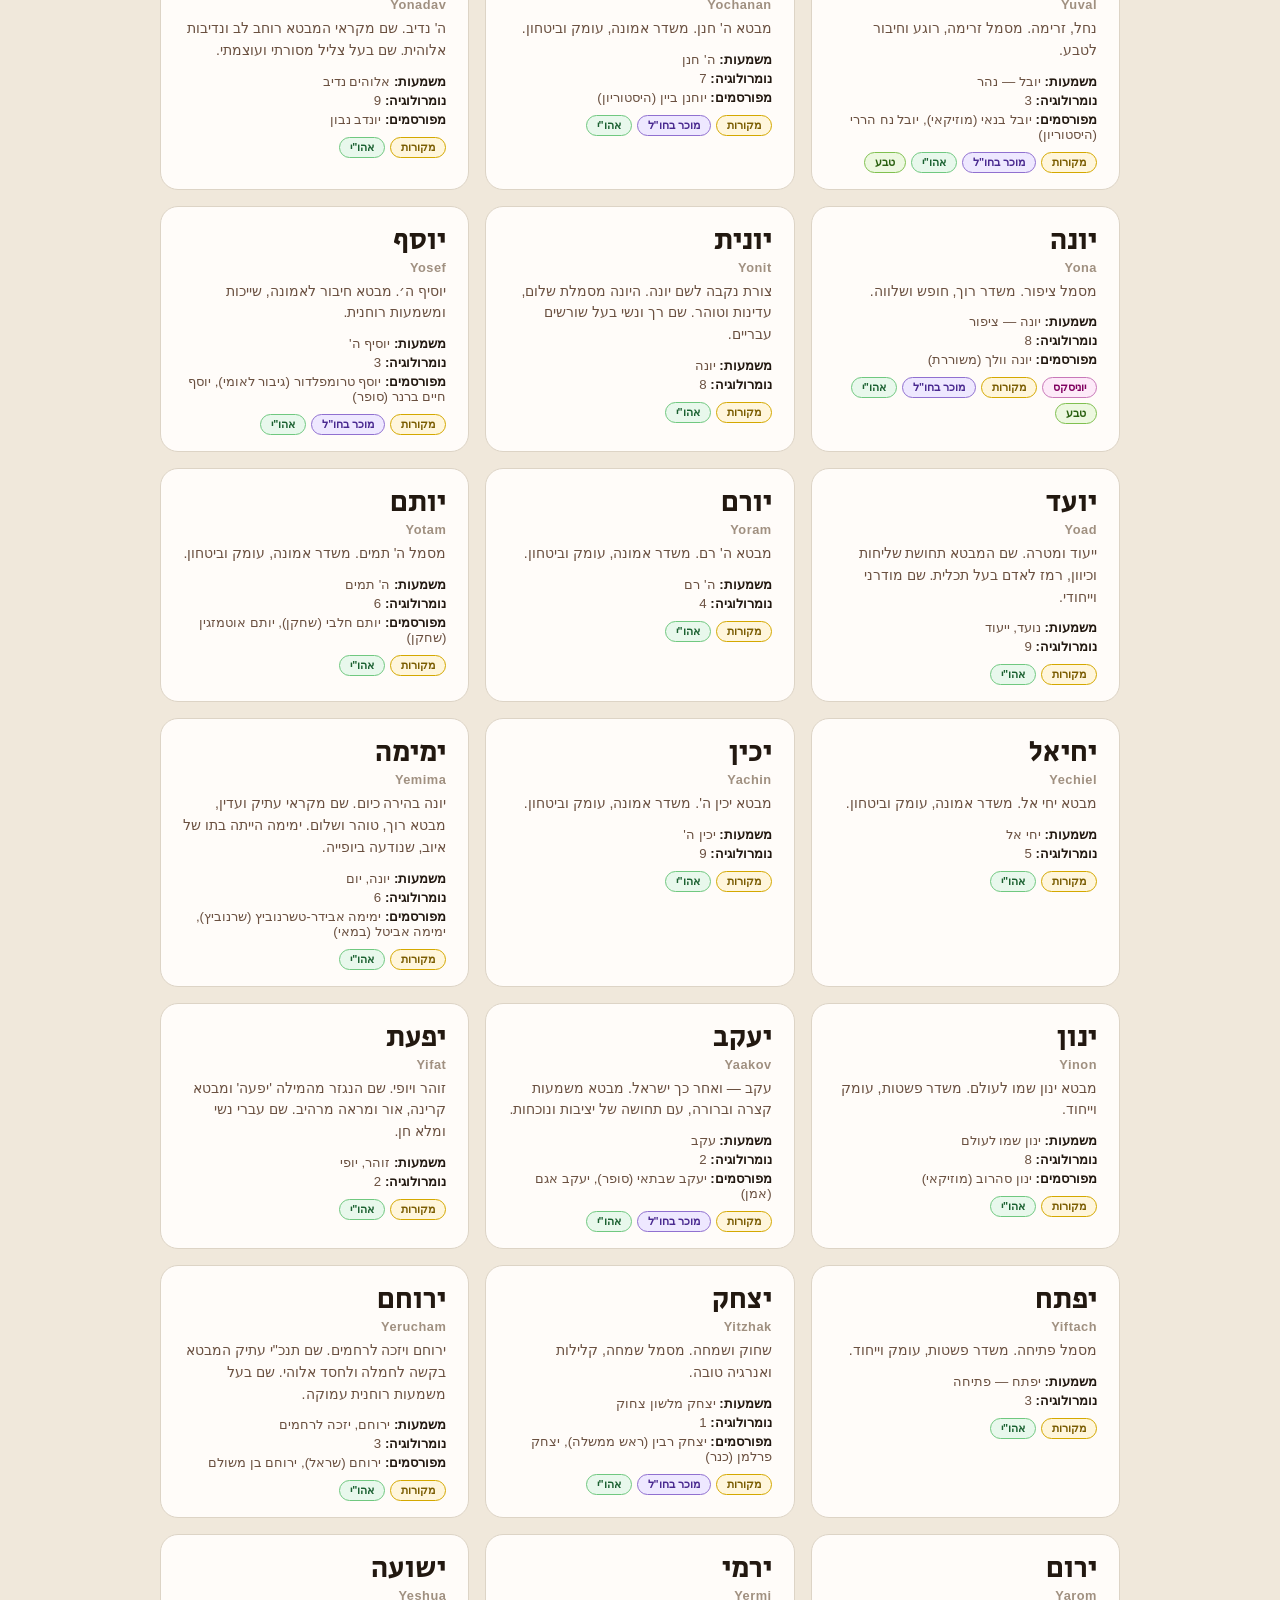
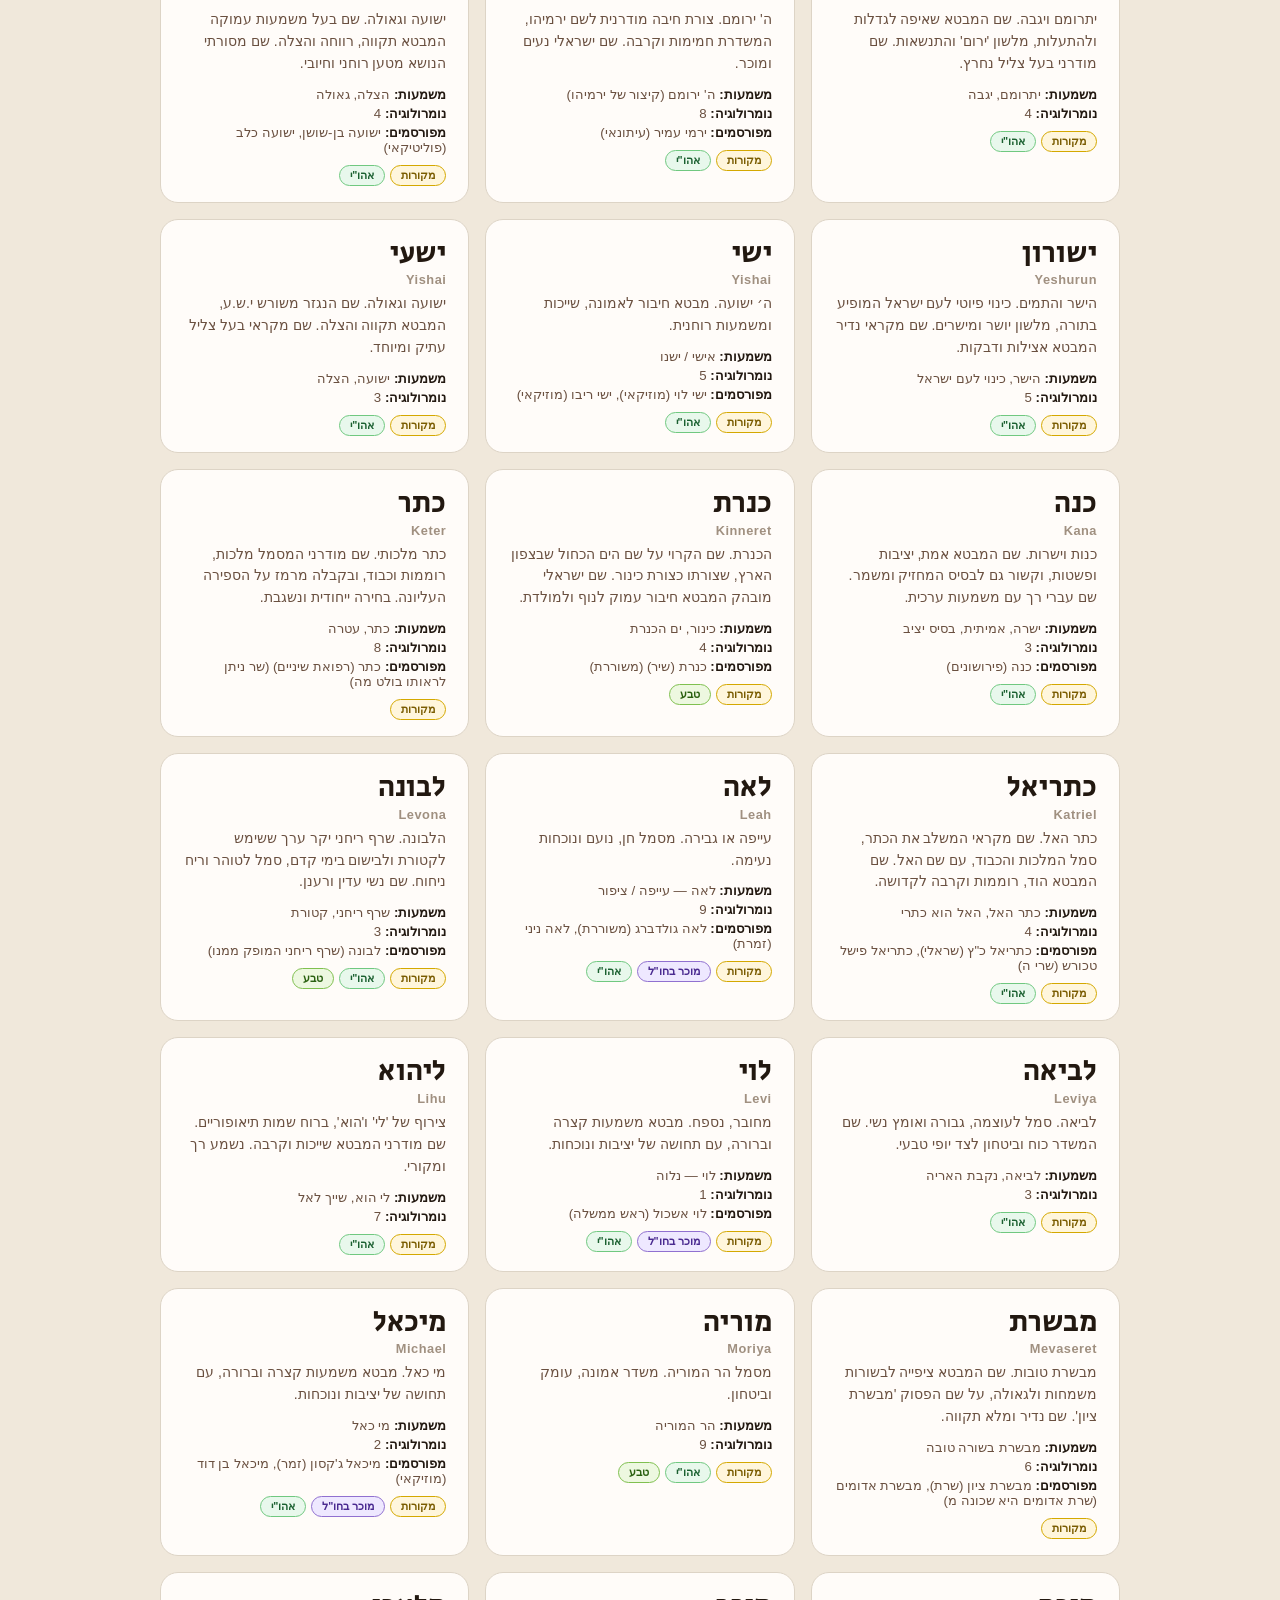
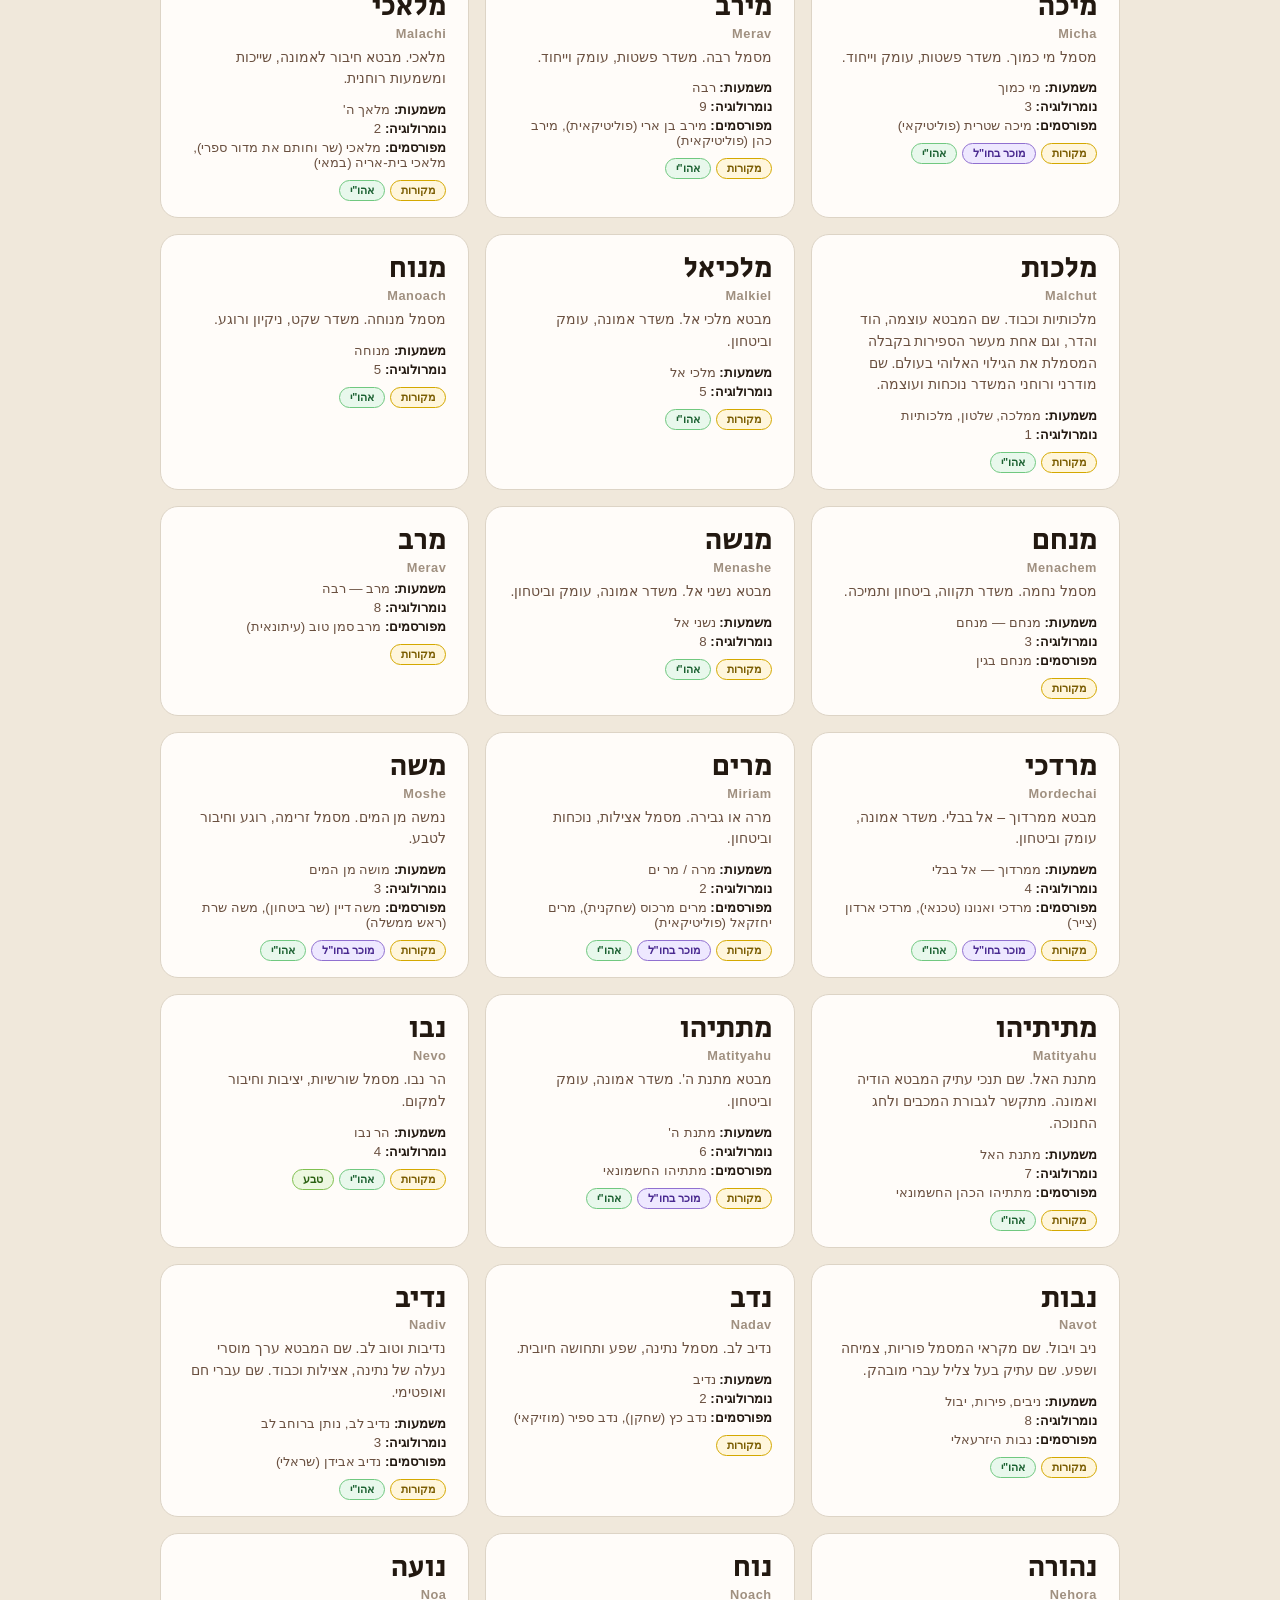
<file: category.html>
<!DOCTYPE html>
<html lang="he" dir="rtl">
<head>
  <meta charset="UTF-8" />
  <meta name="viewport" content="width=device-width, initial-scale=1.0" />
  <title>קטגוריה — מוצאים שם</title>
  <link href="https://fonts.googleapis.com/css2?family=Secular+One&family=Assistant:wght@300;400;600;700&display=swap" rel="stylesheet" />
  <script src="names.js"></script>
  <link rel="stylesheet" href="styles.css" />
</head>
<body>

<nav>
  <a class="nav-logo" href="index.html">מוצאים שם ✨</a>
  <ul class="nav-links">
    <li><a href="index.html">דף הבית</a></li>
    <li><span class="nav-sep">|</span></li>
    <li><a href="boys.html">שמות לבנים</a></li>
    <li><span class="nav-sep">|</span></li>
    <li><a href="girls.html">שמות לבנות</a></li>
    <li><span class="nav-sep">|</span></li>
    <li><a href="unisex.html">יוניסקס</a></li>
    <li><span class="nav-sep">|</span></li>
    <li><a href="index.html" class="nav-cta">מחולל שמות</a></li>
  </ul>
</nav>

<div class="list-banner">
  <img src="שמות.jpg" alt="קטגוריה" />
</div>

<div class="list-intro">
  <h1 id="pageTitle">שמות</h1>
  <p class="list-sub" id="pageSubtitle"></p>
  <div class="search-bar">
    <input type="text" id="searchInput" placeholder="חפשו שם או משמעות..." oninput="renderList()" />
  </div>
  <div class="filter-chips">
    <button class="chip active" data-filter="all"  onclick="setFilter(this)">הכל</button>
    <button class="chip" data-filter="boy"         onclick="setFilter(this)">בנים</button>
    <button class="chip" data-filter="girl"        onclick="setFilter(this)">בנות</button>
    <button class="chip" data-filter="unisex"      onclick="setFilter(this)">יוניסקס</button>
  </div>
</div>

<div class="list-main">
  <div class="list-count" id="listCount"></div>
  <div class="names-grid" id="namesGrid"></div>
</div>

<div class="bottom-band">
  <div class="supported-label">קטגוריות</div>
  <div class="supported-logos">
    <a href="category.html?cat=sources" class="cat-link"><span class="sup-dot" style="background:#6c3fc5"></span>תנ"ך ומסורת</a>
    <a href="category.html?cat=modern"  class="cat-link"><span class="sup-dot" style="background:#18d4fd"></span>שמות מודרניים</a>
    <a href="category.html?cat=unisex"  class="cat-link"><span class="sup-dot" style="background:#e91e8c"></span>יוניסקס</a>
    <a href="category.html?cat=nature"  class="cat-link"><span class="sup-dot" style="background:#50c878"></span>שמות מהטבע</a>
    <a href="category.html?cat=intl"    class="cat-link"><span class="sup-dot" style="background:#f0b000"></span>מוכרים בחו"ל</a>
  </div>
</div>

<footer>
  <div class="footer-links">
    <a href="index.html">דף הבית</a>
    <a href="boys.html">שמות לבנים</a>
    <a href="girls.html">שמות לבנות</a>
    <a href="unisex.html">יוניסקס</a>
    <a href="mailto:mali.aroesti@gmail.com">צור קשר</a>
  </div>
  <div>מוצאים שם · 2026</div>
</footer>

<script>
const CATS = {
  sources: { title: '📖 שמות מהמקורות',  sub: 'שמות מהתנ"ך, התלמוד והמסורת היהודית', fn: n => n.sources },
  modern:  { title: '🌟 שמות מודרניים',   sub: 'שמות שנוצרו בעידן הציוני והמודרני',   fn: n => !n.sources },
  unisex:  { title: '✨ שמות יוניסקס',    sub: 'שמות שמתאימים לבנים ולבנות כאחד',    fn: n => n.unisex },
  nature:  { title: '🌿 שמות מהטבע',     sub: 'שמות שקשורים לטבע, לצמחים ולמים',    fn: n => n.nature },
  intl:    { title: '🌍 מוכרים בחו"ל',   sub: 'שמות שמוכרים גם מחוץ לישראל',        fn: n => n.international },
};

const params = new URLSearchParams(location.search);
const catKey = params.get('cat') || 'sources';
const cat = CATS[catKey] || CATS.sources;

document.title = `${cat.title.replace(/[^֐-׿ ]/g,'').trim()} — מוצאים שם`;
document.getElementById('pageTitle').textContent    = cat.title;
document.getElementById('pageSubtitle').textContent = cat.sub;

// Mark active cat-link
document.querySelectorAll('.cat-link').forEach(a => {
  if (a.href.includes(`cat=${catKey}`)) a.style.color = 'var(--accent)';
});

let activeFilter = 'all';

window.addEventListener('DOMContentLoaded', renderList);

function setFilter(btn) {
  document.querySelectorAll('.chip').forEach(c => c.classList.remove('active'));
  btn.classList.add('active');
  activeFilter = btn.dataset.filter;
  renderList();
}

function hasAHVY(name) { return /[אהוי]/.test(name); }

function renderList() {
  const q = document.getElementById('searchInput').value.trim();
  // deduplicate by name — keep first occurrence
  const seen = new Set();
  let list = namesData.filter(n => {
    if (!cat.fn(n)) return false;
    if (seen.has(n.name)) return false;
    seen.add(n.name);
    return true;
  });

  if (q) list = list.filter(n =>
    n.name.includes(q) ||
    (n.meaning && n.meaning.includes(q)) ||
    (n.transliteration && n.transliteration.toLowerCase().includes(q.toLowerCase()))
  );

  if (activeFilter === 'boy')    list = list.filter(n => n.gender === 'boy');
  else if (activeFilter === 'girl')   list = list.filter(n => n.gender === 'girl');
  else if (activeFilter === 'unisex') list = list.filter(n => n.unisex);

  list.sort((a, b) => a.name.localeCompare(b.name, 'he'));
  document.getElementById('listCount').textContent = `${list.length} שמות`;

  const grid = document.getElementById('namesGrid');
  if (!list.length) { grid.innerHTML = '<div class="no-results">לא נמצאו שמות</div>'; return; }

  grid.innerHTML = list.map(n => {
    const badges = [];
    if (n.unisex)        badges.push(`<span class="badge badge-unisex">יוניסקס</span>`);
    if (n.sources)       badges.push(`<span class="badge badge-sources">מקורות</span>`);
    if (n.international) badges.push(`<span class="badge badge-intl">מוכר בחו"ל</span>`);
    if (hasAHVY(n.name)) badges.push(`<span class="badge badge-ahvy">אהו"י</span>`);
    if (n.nature)        badges.push(`<span class="badge badge-nature">טבע</span>`);
    return `
      <div class="name-tile">
        <div class="tile-name">${n.name}</div>
        <div class="tile-translit">${n.transliteration}</div>
        ${n.short_text ? `<div class="tile-short-text">${n.short_text}</div>` : ''}
        <div class="tile-attrs">
          <div class="tile-attr"><strong>משמעות:</strong> ${n.meaning}</div>
          <div class="tile-attr"><strong>נומרולוגיה:</strong> ${n.numerology}</div>
          ${n.famous ? `<div class="tile-attr"><strong>מפורסמים:</strong> ${n.famous}</div>` : ''}
        </div>
        <div class="tile-badges">${badges.join('')}</div>
      </div>`;
  }).join('');
}
</script>
</body>
</html>
</file>
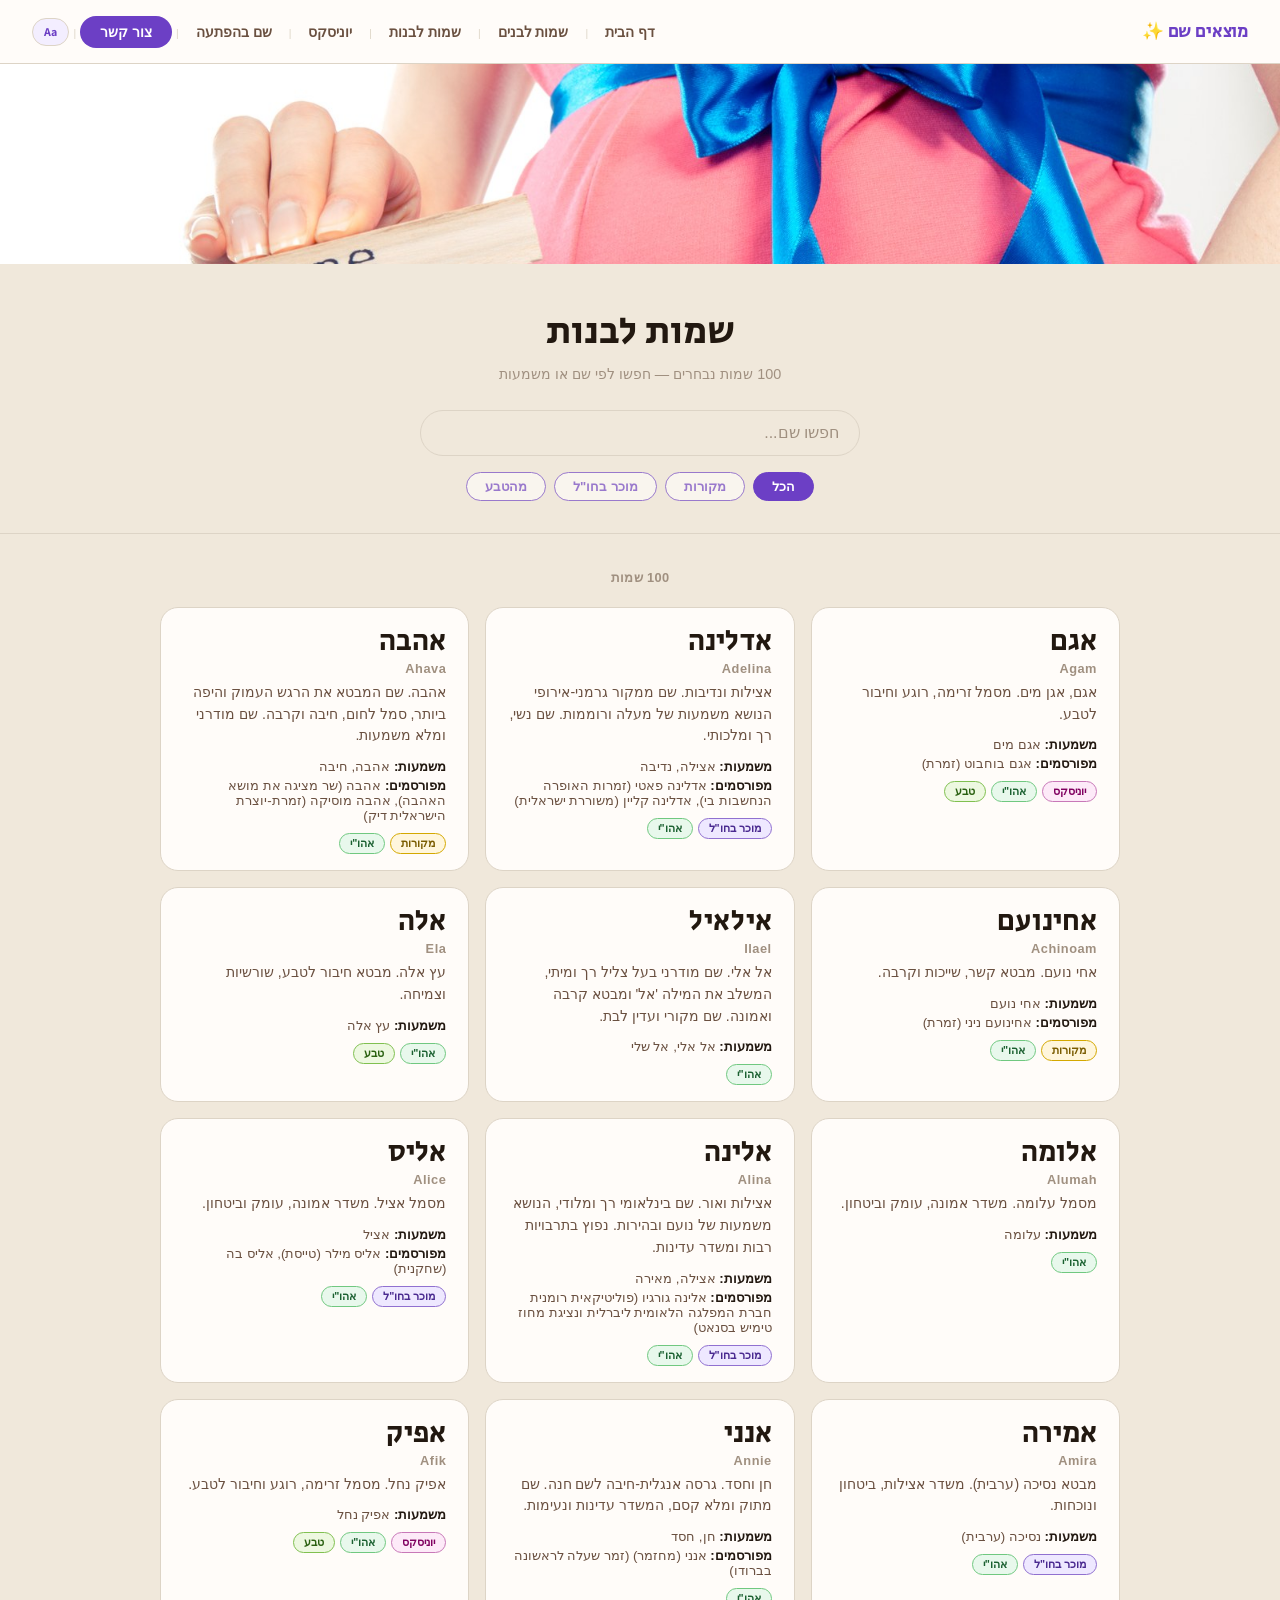
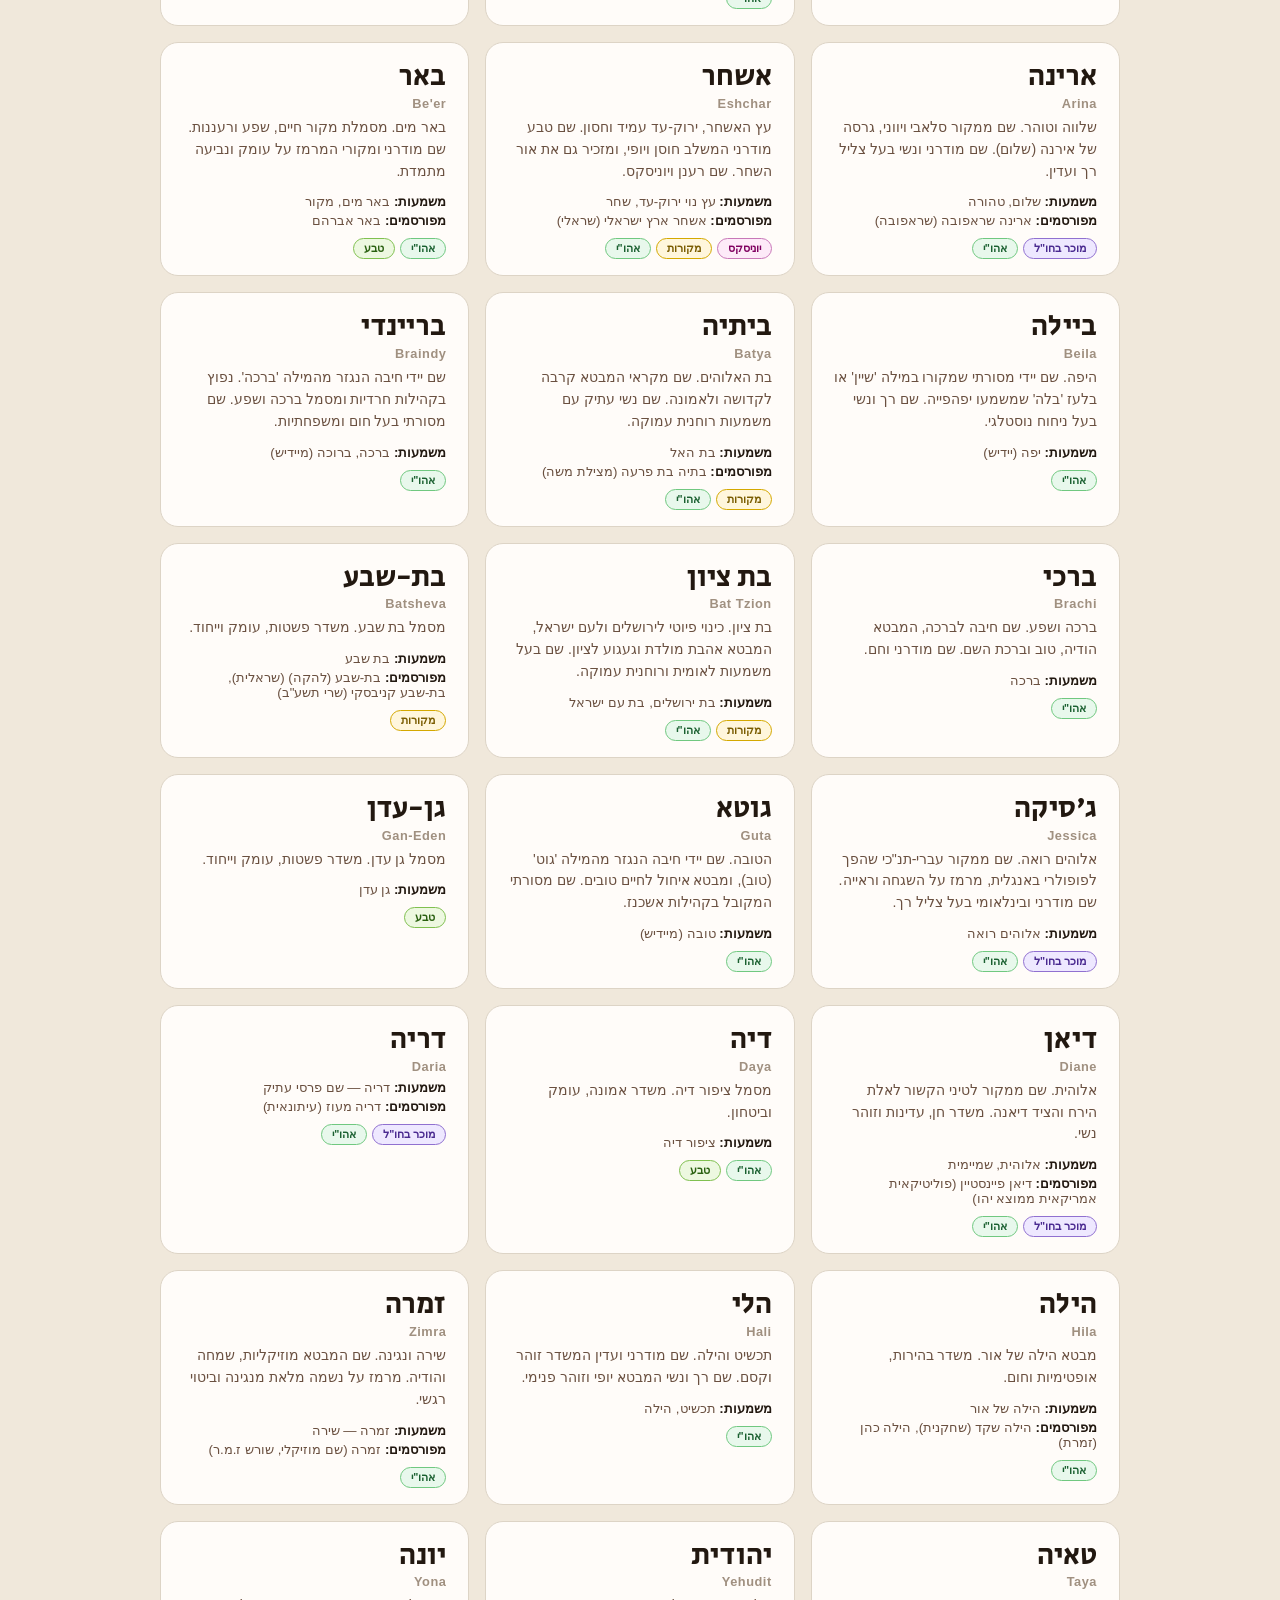
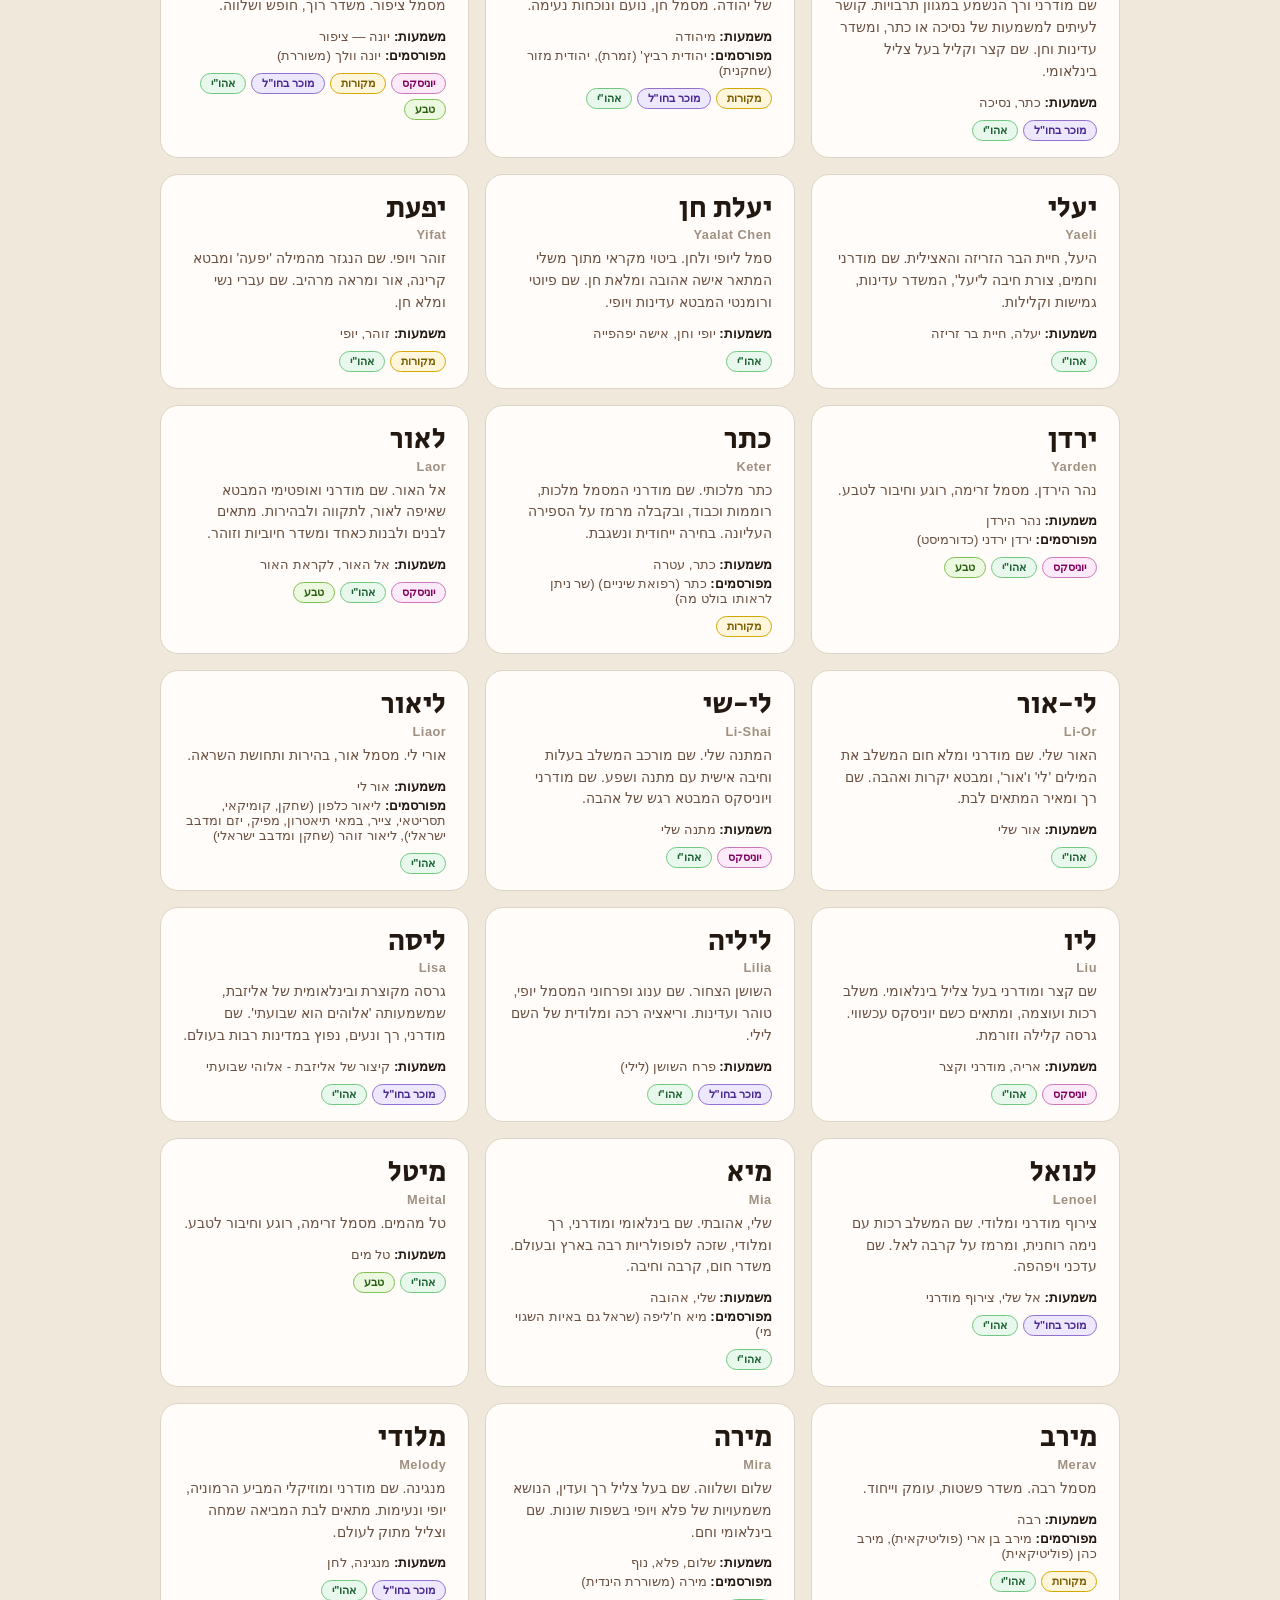
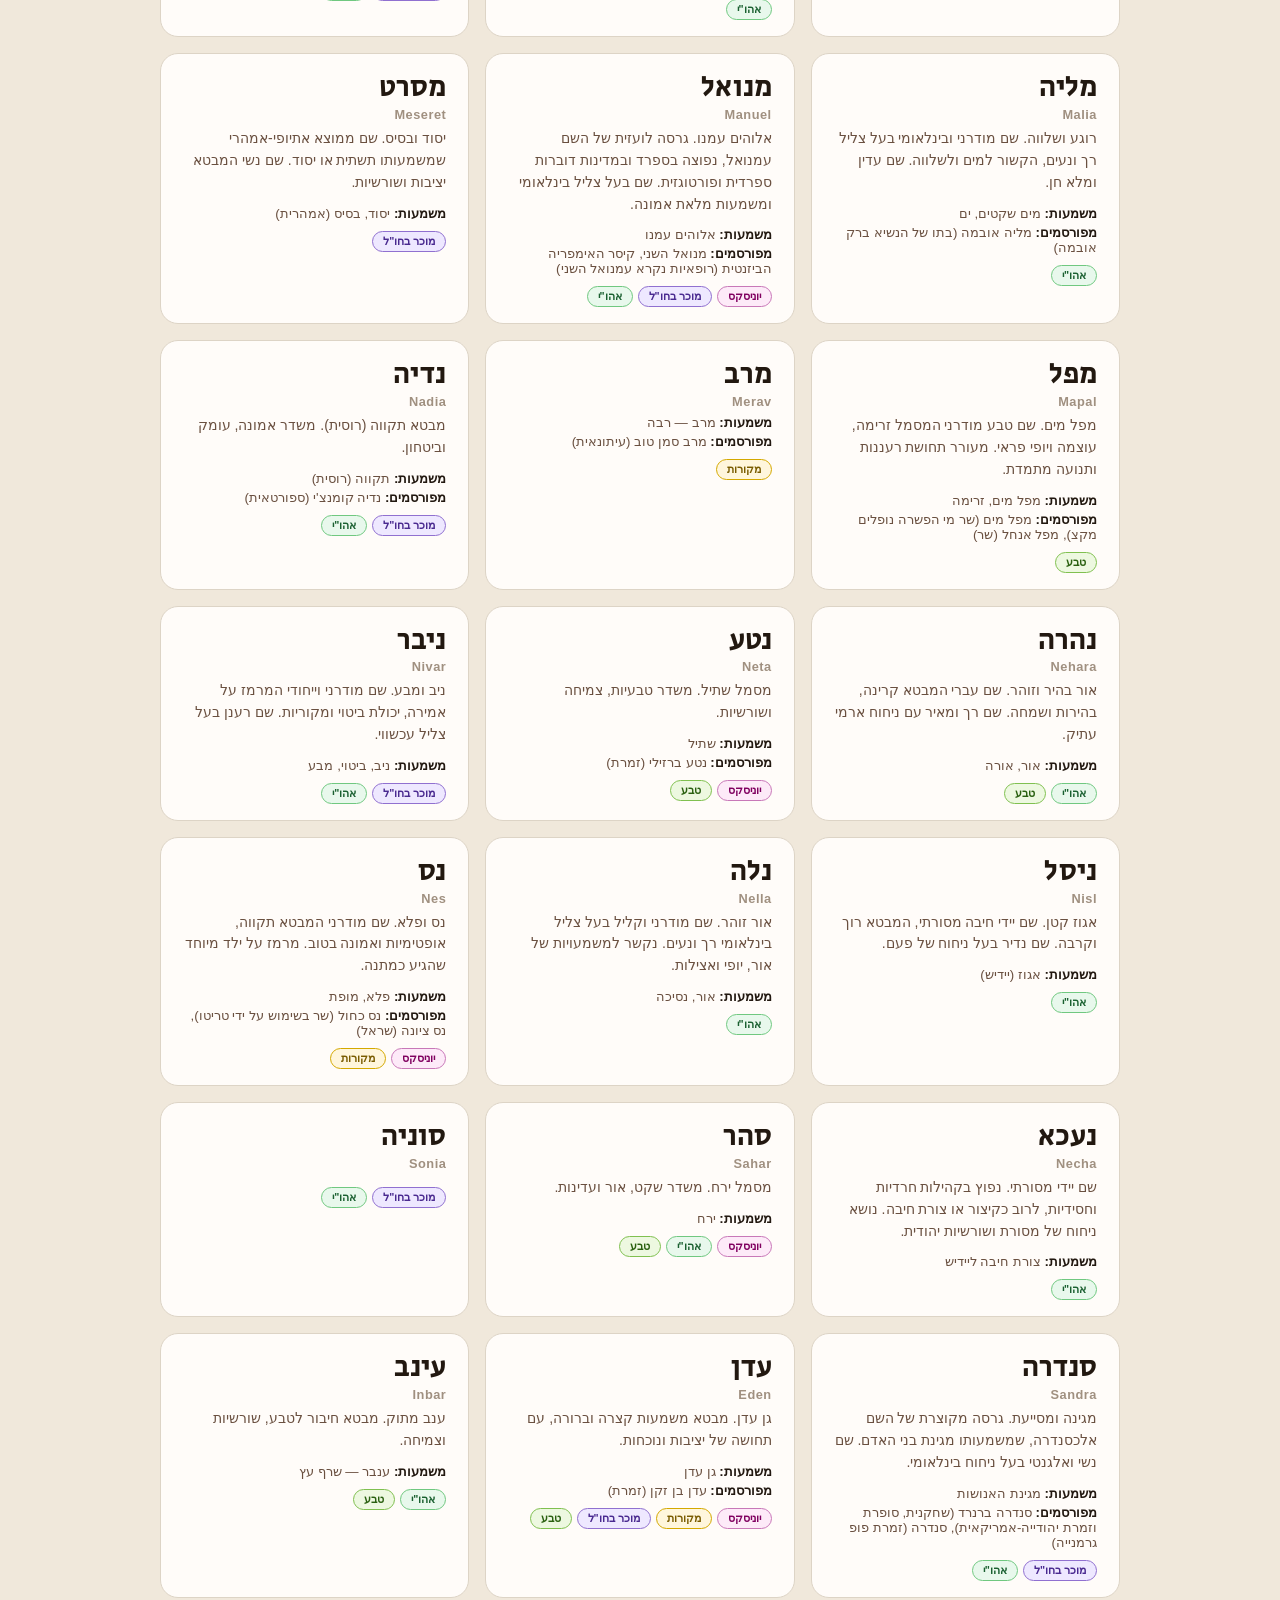
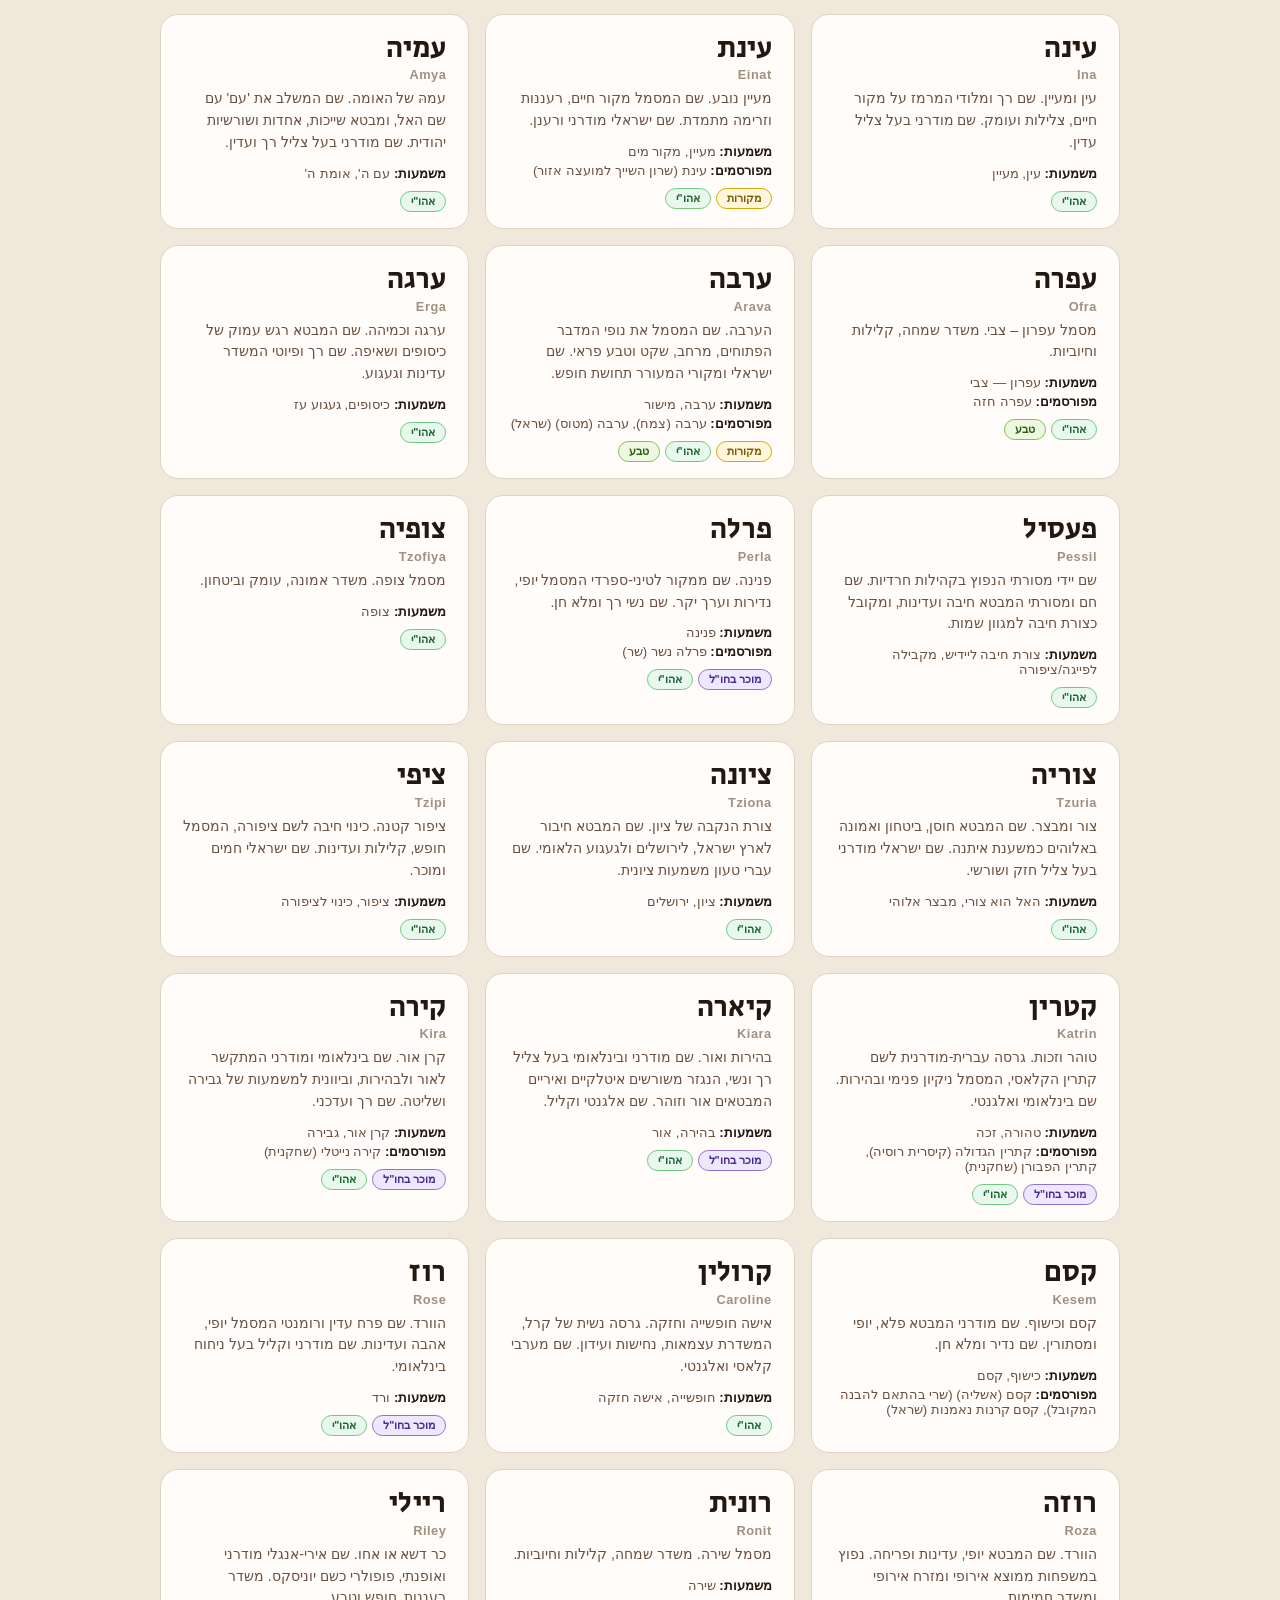
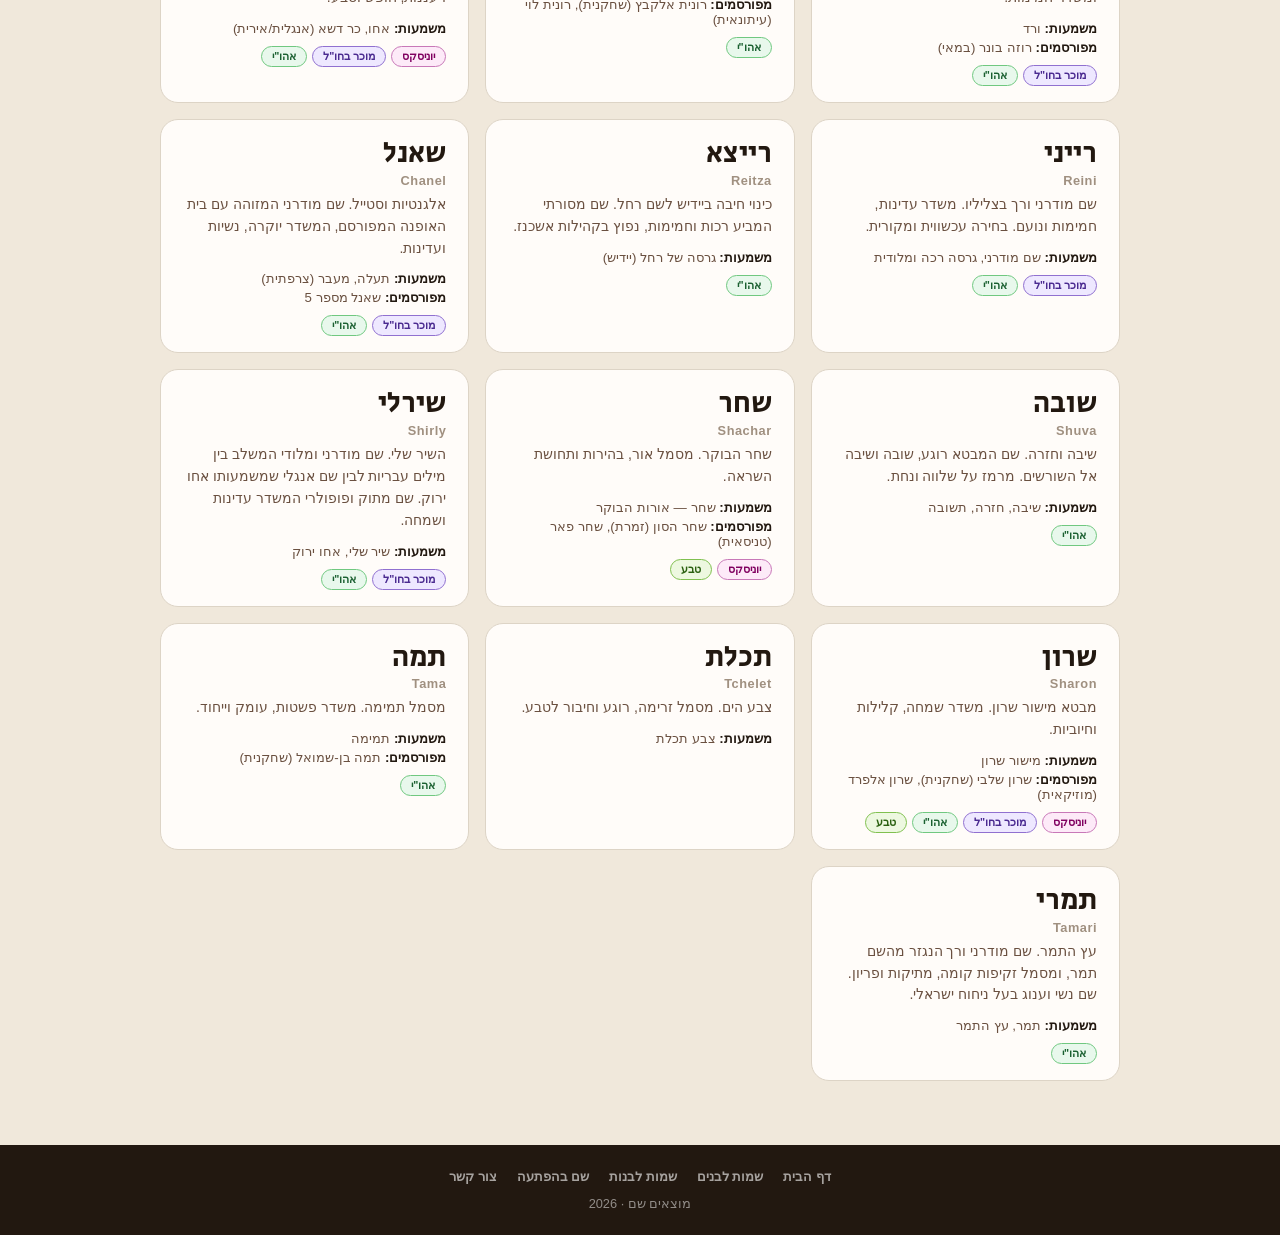
<file: girls.html>
<!DOCTYPE html>
<html lang="he" dir="rtl">
<head>
  <meta charset="UTF-8" />
  <meta name="viewport" content="width=device-width, initial-scale=1.0" />
  <title>שמות לבנות — מוצאים שם</title>
  <link href="https://fonts.googleapis.com/css2?family=Secular+One&family=Assistant:wght@300;400;600;700&display=swap" rel="stylesheet" />
  <script>window.LIST_CONFIG = { gender: 'girl', title: 'שמות לבנות', emoji: '👧' };</script>
  <script src="names.js"></script>
  <script src="layout.js"></script>
  <script src="list-page.js"></script>
  <link rel="stylesheet" href="styles.css" />
</head>
<body>

<div class="list-banner">
  <img src="images/pregnant.jpg" alt="" />
</div>

<div class="list-intro">
  <h1 id="pageTitle">שמות לבנות</h1>
  <p class="list-sub">100 שמות נבחרים — חפשו לפי שם או משמעות</p>
  <div class="search-bar">
    <input type="text" id="searchInput" placeholder="חפשו שם..." oninput="renderList()" />
  </div>
  <div class="filter-chips">
    <button class="chip active" data-filter="all"           onclick="setFilter(this)">הכל</button>
    <button class="chip"        data-filter="sources"       onclick="setFilter(this)">מקורות</button>
    <button class="chip"        data-filter="international" onclick="setFilter(this)">מוכר בחו"ל</button>
    <button class="chip"        data-filter="nature"        onclick="setFilter(this)">מהטבע</button>
  </div>
</div>

<div class="list-main">
  <div class="list-count" id="listCount"></div>
  <div class="names-grid" id="namesGrid"></div>
</div>

</body>
</html>
</file>
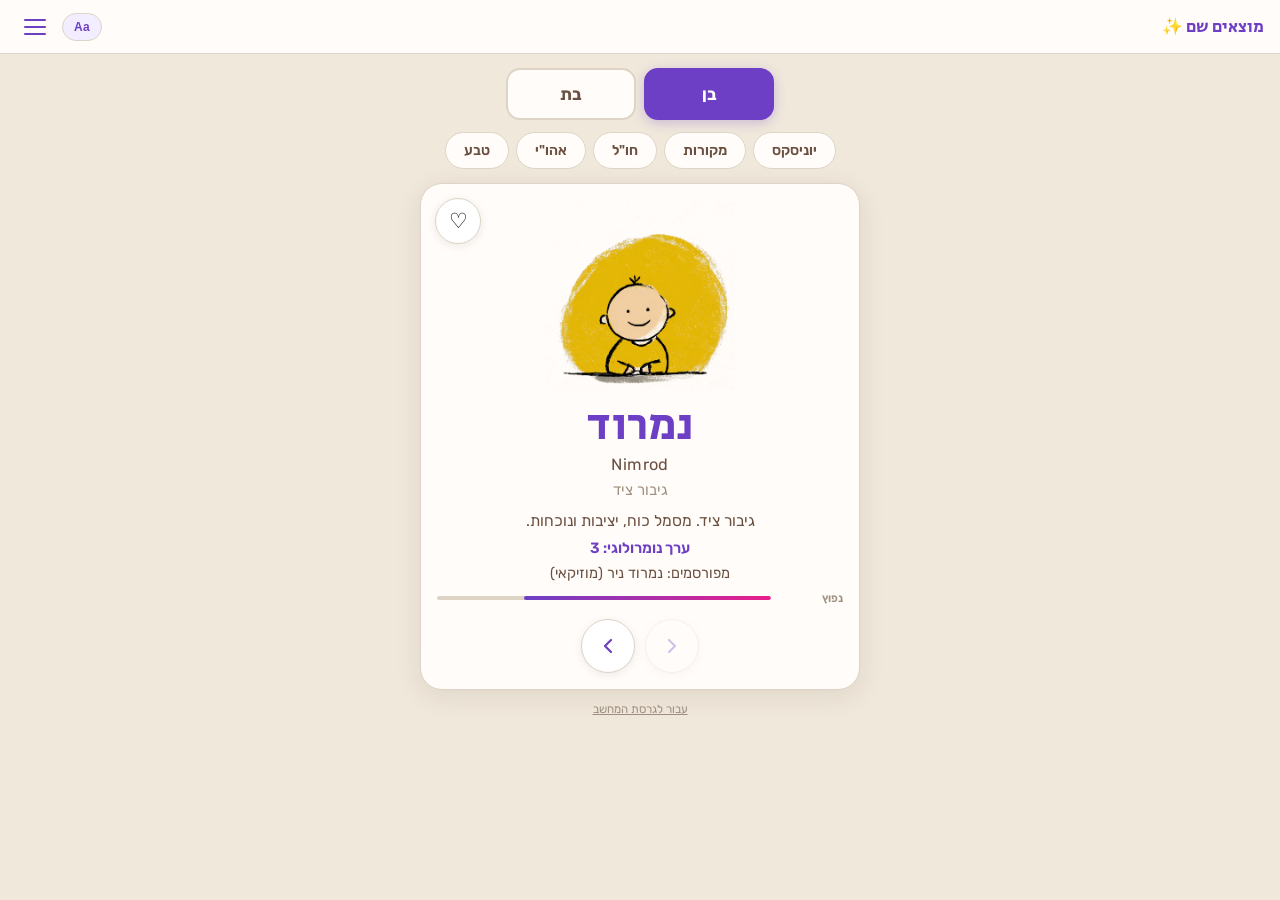
<file: mobile.html>
<!DOCTYPE html>
<html lang="he" dir="rtl">
<head>
  <meta charset="UTF-8" />
  <meta name="viewport" content="width=device-width, initial-scale=1.0, maximum-scale=1.0, user-scalable=no" />
  <title>מוצאים שם</title>
  <link href="https://fonts.googleapis.com/css2?family=Secular+One&family=Rubik:wght@400;600;700&display=swap" rel="stylesheet" />
  <link rel="stylesheet" href="shared.css" />
  <script src="names.js"></script>
  <script src="popularity.js"></script>
  <style>
    body {
      font-family: 'Rubik', sans-serif;
      background: var(--bg);
      color: var(--text);
      min-height: 100vh;
      min-height: 100dvh;
    }

    /* ── NAV ── */
    nav {
      width: 100%;
      background: var(--surface);
      border-bottom: 1px solid var(--border);
      height: 54px;
      display: flex;
      align-items: center;
      justify-content: space-between;
      padding: 0 16px;
      position: sticky;
      top: 0;
      z-index: 100;
      flex-shrink: 0;
    }
    .nav-logo {
      font-family: 'Secular One', sans-serif;
      font-size: 1.05rem;
      color: var(--accent);
      text-decoration: none;
    }
    .hamburger { display: flex; padding: 8px; }

    .nav-menu {
      display: none;
      position: fixed;
      top: 54px; right: 0; left: 0;
      background: var(--surface);
      border-bottom: 1px solid var(--border);
      box-shadow: 0 8px 24px var(--shadow);
      z-index: 99;
      padding: 8px 0 16px;
    }
    .nav-menu.open { display: block; }
    .nav-menu a {
      display: block;
      padding: 12px 20px;
      color: var(--sub);
      text-decoration: none;
      font-size: .97rem;
      font-weight: 600;
      transition: background .15s;
    }
    .nav-menu a:active { background: var(--accent-soft); }
    .nav-menu .nav-cta {
      margin: 10px 16px 0;
      background: var(--accent);
      color: #fff;
      border-radius: 10px;
      text-align: center;
      padding: 12px 20px;
    }
    .nav-menu .nav-desktop {
      font-size: .82rem;
      color: var(--muted);
      padding-top: 8px;
      border-top: 1px solid var(--border);
      margin-top: 8px;
    }

    /* ── MAIN ── */
    .main {
      display: flex;
      flex-direction: column;
      align-items: center;
      padding: 14px 14px 36px;
      gap: 12px;
    }

    /* ── CARD ── */
    .card {
      width: 100%;
      max-width: 440px;
      background: var(--surface);
      border-radius: 22px;
      box-shadow: 0 6px 28px var(--shadow);
      border: 1px solid var(--border);
      padding: 18px 16px 16px;
      display: flex;
      flex-direction: column;
      align-items: center;
      position: relative;
      user-select: none;
      min-height: 480px;
    }

    .card-img {
      width: 100%;
      height: 190px;
      object-fit: contain;
      margin-bottom: 12px;
    }

    .heart-btn {
      position: absolute;
      top: 14px;
      left: 14px;
      width: 46px; height: 46px;
      border-radius: 50%;
      border: 1.5px solid var(--border);
      background: #fff;
      font-size: 1.3rem;
      display: flex; align-items: center; justify-content: center;
      cursor: pointer;
      box-shadow: 0 2px 10px var(--shadow);
      transition: transform .15s, border-color .15s;
      z-index: 2;
    }
    .heart-btn:active { transform: scale(1.2); border-color: var(--pink); }

    .card-name {
      font-family: 'Secular One', sans-serif;
      font-size: 2.8rem;
      color: var(--accent);
      text-align: center;
      line-height: 1;
    }
    .card-translit {
      font-size: 1.02rem;
      color: var(--sub);
      margin-top: 6px;
      direction: ltr;
      letter-spacing: .03em;
    }
    .card-short-text {
      font-size: .97rem;
      color: var(--sub);
      margin-top: 7px;
      text-align: center;
      line-height: 1.65;
    }
    .card-meaning {
      font-size: .94rem;
      color: var(--muted);
      margin-top: 5px;
      text-align: center;
      line-height: 1.5;
    }
    .card-numerology {
      font-size: .93rem;
      color: var(--accent);
      margin-top: 5px;
      font-weight: 600;
      min-height: 1.2em;
    }
    .card-famous {
      font-size: .91rem;
      color: var(--sub);
      margin-top: 5px;
      text-align: center;
      display: -webkit-box;
      -webkit-line-clamp: 2;
      -webkit-box-orient: vertical;
      overflow: hidden;
      line-height: 1.55;
      width: 100%;
    }

    .card-nav {
      display: flex;
      gap: 10px;
      margin-top: 14px;
    }
    .nav-btn {
      width: 54px;
      height: 54px;
      border-radius: 50%;
      padding: 0;
      display: flex;
      align-items: center;
      justify-content: center;
      background: #fff;
      border: 1.5px solid var(--border);
      color: var(--accent);
      cursor: pointer;
      box-shadow: 0 2px 10px rgba(0,0,0,.08);
      transition: background .15s, border-color .15s;
      min-width: unset;
    }
    .nav-btn:active:not(:disabled) { background: var(--accent-soft); border-color: var(--accent); }
    .nav-btn:disabled { opacity: .3; cursor: default; }

    /* ── GENDER BUTTONS ── */
    .gender-row {
      display: flex;
      justify-content: center;
      gap: 8px;
      width: 100%;
      max-width: 440px;
    }
    .gender-btn {
      min-width: 130px;
      padding: 14px 32px;
      border: 2px solid var(--border);
      border-radius: 14px;
      background: var(--surface);
      font-family: 'Rubik', sans-serif;
      font-size: 1.05rem;
      font-weight: 700;
      color: var(--sub);
      cursor: pointer;
      transition: all .14s;
      text-align: center;
    }
    .gender-btn:active { transform: scale(.96); }
    .gender-btn.active {
      background: var(--accent);
      border-color: var(--accent);
      color: #fff;
      box-shadow: 0 3px 12px rgba(108,63,197,.28);
    }

    /* ── CATEGORY FILTER CHIPS ── */
    .filter-row {
      display: flex;
      flex-wrap: nowrap;
      justify-content: center;
      gap: 7px;
      width: 100%;
      max-width: 440px;
      overflow-x: auto;
      -webkit-overflow-scrolling: touch;
      scrollbar-width: none;
      padding-bottom: 2px;
    }
    .filter-row::-webkit-scrollbar { display: none; }
    .filter-chip {
      padding: 9px 18px;
      border: 1.5px solid var(--border);
      border-radius: 50px;
      background: var(--surface);
      font-family: 'Rubik', sans-serif;
      font-size: .88rem;
      font-weight: 600;
      color: var(--sub);
      cursor: pointer;
      transition: all .14s;
      white-space: nowrap;
    }
    .filter-chip:active { transform: scale(.95); }
    .filter-chip.active {
      background: var(--accent);
      border-color: var(--accent);
      color: #fff;
      box-shadow: 0 2px 10px rgba(108,63,197,.22);
    }

    /* ── LIKED PANEL ── */
    .liked-panel {
      width: 100%;
      max-width: 440px;
      display: none;
      background: var(--surface);
      border: 1px solid var(--border);
      border-radius: 16px;
      padding: 14px 14px 12px;
    }
    .liked-panel.has-items { display: block; }
    .liked-title {
      font-size: .78rem;
      font-weight: 700;
      color: var(--sub);
      letter-spacing: .03em;
      margin-bottom: 10px;
    }
    .liked-chips {
      display: flex;
      flex-wrap: wrap;
      gap: 7px;
    }
    .liked-chip {
      display: flex;
      align-items: center;
      gap: 5px;
      background: #fff0f7;
      border: 1px solid #f0b3d0;
      border-radius: 50px;
      padding: 5px 12px 5px 8px;
      font-family: 'Secular One', sans-serif;
      font-size: .92rem;
      color: #880060;
    }
    .liked-chip button {
      background: none;
      border: none;
      cursor: pointer;
      font-size: .7rem;
      color: var(--muted);
      padding: 0;
      line-height: 1;
    }
    .liked-chip button:active { color: var(--pink); }

    /* ── DESKTOP LINK ── */
    .desktop-link {
      font-size: .72rem;
      color: var(--muted);
      text-decoration: underline;
      cursor: pointer;
      text-align: center;
      padding-bottom: 4px;
      background: none;
      border: none;
      font-family: inherit;
    }
  </style>
</head>
<body>

<!-- NAV -->
<nav>
  <a class="nav-logo" href="mobile.html">מוצאים שם ✨</a>
  <div style="display:flex;gap:8px;align-items:center">
    <button class="a11y-toggle" onclick="toggleA11yBar()" aria-label="נגישות" title="נגישות">Aa</button>
    <button class="hamburger" id="hamburger" onclick="toggleMenu()" aria-label="תפריט">
      <span></span><span></span><span></span>
    </button>
  </div>
</nav>
<div class="a11y-bar" id="a11yBar" role="toolbar" aria-label="סרגל נגישות">
  <span class="a11y-label">נגישות</span>
  <button onclick="a11y('font-up')"   title="הגדל טקסט">A+</button>
  <button onclick="a11y('font-down')" title="הקטן טקסט">A−</button>
  <button onclick="a11y('contrast')"  title="ניגודיות גבוהה" data-a11y="contrast">◑</button>
  <button onclick="a11y('grayscale')" title="גווני אפור"      data-a11y="grayscale">◐</button>
  <button onclick="a11y('underline')" title="הדגש קישורים"   data-a11y="underline"><u>A</u></button>
  <button onclick="a11y('reset')"     class="a11y-reset">איפוס</button>
  <button onclick="a11y('close')">✕</button>
</div>
<div class="nav-menu" id="navMenu">
  <a href="mobile.html"  onclick="closeMenu()">דף הבית</a>
  <a href="boys.html"    onclick="closeMenu()">שמות לבנים</a>
  <a href="girls.html"   onclick="closeMenu()">שמות לבנות</a>
  <a href="unisex.html"  onclick="closeMenu()">יוניסקס</a>
  <a href="mailto:mali.aroesti@gmail.com" class="nav-cta" onclick="closeMenu()">צור קשר</a>
  <a href="index.html" class="nav-desktop" onclick="closeMenu()">🖥 גרסת מחשב</a>
</div>

<!-- MAIN -->
<div class="main">

  <!-- GENDER BUTTONS -->
  <div class="gender-row">
    <button class="gender-btn" data-val="boy"  onclick="setGender(this)">בן</button>
    <button class="gender-btn" data-val="girl" onclick="setGender(this)">בת</button>
    <!-- <button class="gender-btn" data-val="any"  onclick="setGender(this)">הפתעה</button> -->
  </div>

  <!-- CATEGORY FILTERS -->
  <div class="filter-row">
    <button class="filter-chip" data-filter="unisex"        onclick="toggleFilter(this)">יוניסקס</button>
    <button class="filter-chip" data-filter="sources"       onclick="toggleFilter(this)">מקורות</button>
    <button class="filter-chip" data-filter="international" onclick="toggleFilter(this)">חו"ל</button>
    <button class="filter-chip" data-filter="ahvy"          onclick="toggleFilter(this)">אהו"י</button>
    <button class="filter-chip" data-filter="nature"        onclick="toggleFilter(this)">טבע</button>
  </div>

  <!-- כפתורי פופולריות — מוסתרים זמנית
  <div class="filter-row">
    <button class="filter-chip active" data-pop="pop"  onclick="setPopPreset('pop')">פופלרי</button>
    <button class="filter-chip"        data-pop="mid"  onclick="setPopPreset('mid')">ממוצע</button>
    <button class="filter-chip"        data-pop="rare" onclick="setPopPreset('rare')">נדיר</button>
  </div>
  -->

  <!-- CARD -->
  <div class="card" id="card">
    <img class="card-img" id="cardImg" src="" alt="" onclick="showRandom()" style="cursor:pointer" title="לחצו להגרלה מחדש" />
    <button class="heart-btn" id="heartBtn" onclick="likeAndNext()" title="שמרו את השם">♡</button>
    <div class="card-name"       id="cardName"></div>
    <div class="card-translit"   id="cardTranslit"></div>
    <div class="card-meaning"    id="cardMeaning"></div>
    <div class="card-short-text" id="cardShortText"></div>
    <div class="card-numerology" id="cardNumerology"></div>
    <div class="card-famous"     id="cardFamous"></div>
    <div class="card-pop-bar" id="cardPopBar" style="display:none">
      <span class="pop-bar-lbl" id="cardPopLbl"></span>
      <div class="pop-bar"><div class="pop-bar-fill" id="cardPopFill" style="width:0%"></div></div>
    </div>
    <div class="card-nav">
      <button class="nav-btn" id="navBack" onclick="goBack()"    disabled><svg width="18" height="18" viewBox="0 0 18 18" fill="none" aria-hidden="true"><path d="M6 3L12 9L6 15" stroke="currentColor" stroke-width="2.2" stroke-linecap="round" stroke-linejoin="round"/></svg></button>
      <button class="nav-btn" id="navFwd"  onclick="goForward()"         ><svg width="18" height="18" viewBox="0 0 18 18" fill="none" aria-hidden="true"><path d="M12 3L6 9L12 15" stroke="currentColor" stroke-width="2.2" stroke-linecap="round" stroke-linejoin="round"/></svg></button>
    </div>
  </div>

  <!-- LIKED NAMES -->
  <div class="liked-panel" id="likedPanel">
    <div class="liked-title">❤️ השמות שלי</div>
    <div class="liked-chips" id="likedChips"></div>
  </div>

  <button class="desktop-link" onclick="window.location.href='index.html'">עבור לגרסת המחשב</button>

</div>

<script>
// ── State ──
let gender = null;
const activeFilters = new Set();
const likedNames = [];
let currentName = null;

function popLabel(p) {
  if (p <= 35) return 'נדיר';
  if (p <= 60) return 'לא שגרתי';
  if (p <= 78) return 'בינוני';
  if (p <= 92) return 'נפוץ';
  return 'מאוד נפוץ';
}
function popToBarPct(p) {
  return Math.round(Math.pow(p / 100, 2) * 100);
}
const cardHistory = [];
let historyIndex = -1;
const shownNames = new Set();
let currentPoolKey = '';

// ── Accessibility ──
var A11Y_KEY = 'a11y_prefs';
var A11Y_DEF = { fontSize: 0, contrast: false, grayscale: false, underline: false };
var a11yState = JSON.parse(localStorage.getItem(A11Y_KEY) || 'null') || Object.assign({}, A11Y_DEF);

function applyA11y() {
  var html = document.documentElement;
  html.style.fontSize = a11yState.fontSize === 0 ? '' : (100 + a11yState.fontSize * 10) + '%';
  html.classList.toggle('a11y-contrast',  a11yState.contrast);
  html.classList.toggle('a11y-grayscale', a11yState.grayscale);
  html.classList.toggle('a11y-underline', a11yState.underline);
  localStorage.setItem(A11Y_KEY, JSON.stringify(a11yState));
  var bar = document.getElementById('a11yBar');
  if (!bar) return;
  bar.querySelector('[data-a11y="contrast"]') .classList.toggle('active', a11yState.contrast);
  bar.querySelector('[data-a11y="grayscale"]').classList.toggle('active', a11yState.grayscale);
  bar.querySelector('[data-a11y="underline"]').classList.toggle('active', a11yState.underline);
}
function a11y(action) {
  switch (action) {
    case 'font-up':   a11yState.fontSize = Math.min(a11yState.fontSize + 1, 3);  break;
    case 'font-down': a11yState.fontSize = Math.max(a11yState.fontSize - 1, -1); break;
    case 'contrast':  a11yState.contrast  = !a11yState.contrast;  break;
    case 'grayscale': a11yState.grayscale = !a11yState.grayscale; break;
    case 'underline': a11yState.underline = !a11yState.underline; break;
    case 'reset':     a11yState = Object.assign({}, A11Y_DEF);    break;
    case 'close':     document.getElementById('a11yBar').classList.remove('a11y-open'); return;
  }
  applyA11y();
}
function toggleA11yBar() {
  document.getElementById('a11yBar').classList.toggle('a11y-open');
}

// ── Nav menu ──
function toggleMenu() {
  document.getElementById('hamburger').classList.toggle('open');
  document.getElementById('navMenu').classList.toggle('open');
}
function closeMenu() {
  document.getElementById('hamburger').classList.remove('open');
  document.getElementById('navMenu').classList.remove('open');
}
// close menu on outside tap
document.addEventListener('click', function(e) {
  var menu = document.getElementById('navMenu');
  var burger = document.getElementById('hamburger');
  if (menu.classList.contains('open') && !menu.contains(e.target) && !burger.contains(e.target)) {
    closeMenu();
  }
});

// ── Render card ──
function displayCard(n) {
  currentName = n;
  document.getElementById('cardImg').src             = n.gender === 'boy' ? 'images/baby-boy.png' : 'images/baby-girl.png';
  document.getElementById('cardName').textContent    = n.niqqud || n.name;
  document.getElementById('cardTranslit').textContent   = n.transliteration || '';
  document.getElementById('cardShortText').textContent  = n.short_text || '';
  document.getElementById('cardMeaning').textContent    = n.meaning || '';
  document.getElementById('cardNumerology').textContent = n.numerology ? 'ערך נומרולוגי: ' + n.numerology : '';
  document.getElementById('cardFamous').textContent   = n.famous ? 'מפורסמים: ' + n.famous : '';
  var pop = n.popularity || 50;
  document.getElementById('cardPopBar').style.display  = 'flex';
  document.getElementById('cardPopLbl').textContent    = popLabel(pop);
  document.getElementById('cardPopFill').style.width   = popToBarPct(pop) + '%';
  document.getElementById('heartBtn').textContent    = likedNames.some(function(l){ return l.name === n.name; }) ? '❤️' : '♡';
  updateNavButtons();
}

function pushAndDisplay(n) {
  if (historyIndex < cardHistory.length - 1) cardHistory.splice(historyIndex + 1);
  cardHistory.push(n);
  historyIndex = cardHistory.length - 1;
  displayCard(n);
}

// popularityTarget, popularityRange, popScore, popularityWeight, weightedRandom → popularity.js

// ── Pool logic ──
function getPool() {
  var pool = gender === 'boy'  ? namesData.filter(function(n){ return n.gender === 'boy'; })
           : gender === 'girl' ? namesData.filter(function(n){ return n.gender === 'girl'; })
           : namesData.slice();
  if (activeFilters.size > 0) {
    var filtered = pool.filter(function(n) {
      if (activeFilters.has('unisex')        && !n.unisex)               return false;
      if (activeFilters.has('sources')       && !n.sources)              return false;
      if (activeFilters.has('international') && !n.international)        return false;
      if (activeFilters.has('ahvy')          && !/[אהוי]/.test(n.name)) return false;
      if (activeFilters.has('nature')        && !n.nature)               return false;
      return true;
    });
    if (filtered.length > 0) pool = filtered;
  }
  return pool;
}

function getPoolKey() {
  return (gender || 'any') + '|' + [...activeFilters].sort().join(',');
}

function showRandom() {
  var pool = getPool();
  var key  = getPoolKey();

  if (key !== currentPoolKey) {
    shownNames.clear();
    currentPoolKey = key;
  }

  var unseen = pool.filter(function(n) { return !shownNames.has(n.name); });
  if (unseen.length === 0) return; // all names shown — stay on current

  var picked = weightedRandom(unseen);
  shownNames.add(picked.name);
  pushAndDisplay(picked);
}

// ── Navigation ──
function goBack() {
  if (historyIndex > 0) { historyIndex--; displayCard(cardHistory[historyIndex]); }
}
function goForward() {
  if (historyIndex < cardHistory.length - 1) { historyIndex++; displayCard(cardHistory[historyIndex]); }
  else showRandom();
}
function updateNavButtons() {
  document.getElementById('navBack').disabled = historyIndex <= 0;
}

// ── Like ──
function likeAndNext() {
  if (!currentName) return;
  var idx = likedNames.findIndex(function(l){ return l.name === currentName.name; });
  if (idx >= 0) likedNames.splice(idx, 1);
  else          likedNames.push(currentName);
  renderLiked();
  showRandom();
}
function removeLiked(name) {
  var idx = likedNames.findIndex(function(l){ return l.name === name; });
  if (idx >= 0) likedNames.splice(idx, 1);
  if (currentName && currentName.name === name)
    document.getElementById('heartBtn').textContent = '♡';
  renderLiked();
}
function showNameInCard(name) {
  var n = likedNames.find(function(l){ return l.name === name; });
  if (n) displayCard(n);
}
function renderLiked() {
  var panel = document.getElementById('likedPanel');
  if (likedNames.length === 0) { panel.classList.remove('has-items'); return; }
  panel.classList.add('has-items');
  document.getElementById('likedChips').innerHTML = likedNames.map(function(n) {
    var safe = n.name.replace(/'/g, "\\'");
    return '<div class="liked-chip">' +
      '<span style="cursor:pointer" onclick="showNameInCard(\'' + safe + '\')">' + (n.niqqud || n.name) + '</span>' +
      '<button onclick="removeLiked(\'' + safe + '\')" title="הסר">✕</button>' +
      '</div>';
  }).join('');
}

// ── Popularity preset — מוסתר זמנית ──
/* var POP_PRESETS = { pop: {target:80,range:20}, mid: {target:70,range:30}, rare: {target:20,range:15} };
function setPopPreset(val) {
  var p = POP_PRESETS[val];
  popularityTarget = p.target;
  popularityRange  = p.range;
  document.querySelectorAll('.filter-chip[data-pop]').forEach(function(b){ b.classList.remove('active'); });
  document.querySelector('.filter-chip[data-pop="' + val + '"]').classList.add('active');
  showRandom();
} */

// ── Gender ──
function setGender(btn) {
  document.querySelectorAll('.gender-btn').forEach(function(b){ b.classList.remove('active'); });
  btn.classList.add('active');
  gender = btn.dataset.val;
  showRandom();
}

// ── Filters ──
function toggleFilter(btn) {
  var f = btn.dataset.filter;
  if (activeFilters.has(f)) { activeFilters.delete(f); btn.classList.remove('active'); }
  else                      { activeFilters.add(f);    btn.classList.add('active'); }
  showRandom();
}

// ── Swipe ──
var touchStartX = 0, touchStartY = 0;
var card = document.getElementById('card');
card.addEventListener('touchstart', function(e) {
  touchStartX = e.touches[0].clientX;
  touchStartY = e.touches[0].clientY;
}, { passive: true });
card.addEventListener('touchend', function(e) {
  var dx = e.changedTouches[0].clientX - touchStartX;
  var dy = e.changedTouches[0].clientY - touchStartY;
  if (Math.abs(dx) > Math.abs(dy) && Math.abs(dx) > 55) {
    if (dx < 0) goForward();
    else        goBack();
  }
}, { passive: true });

// ── Init ──
applyA11y();
(function() {
  if (typeof namesData === 'undefined' || !namesData.length) return;
  var n = weightedRandom(namesData);
  gender = n.gender;
  var btn = document.querySelector('.gender-btn[data-val="' + gender + '"]');
  if (btn) btn.classList.add('active');
  pushAndDisplay(n);
})();
</script>

</body>
</html>
</file>
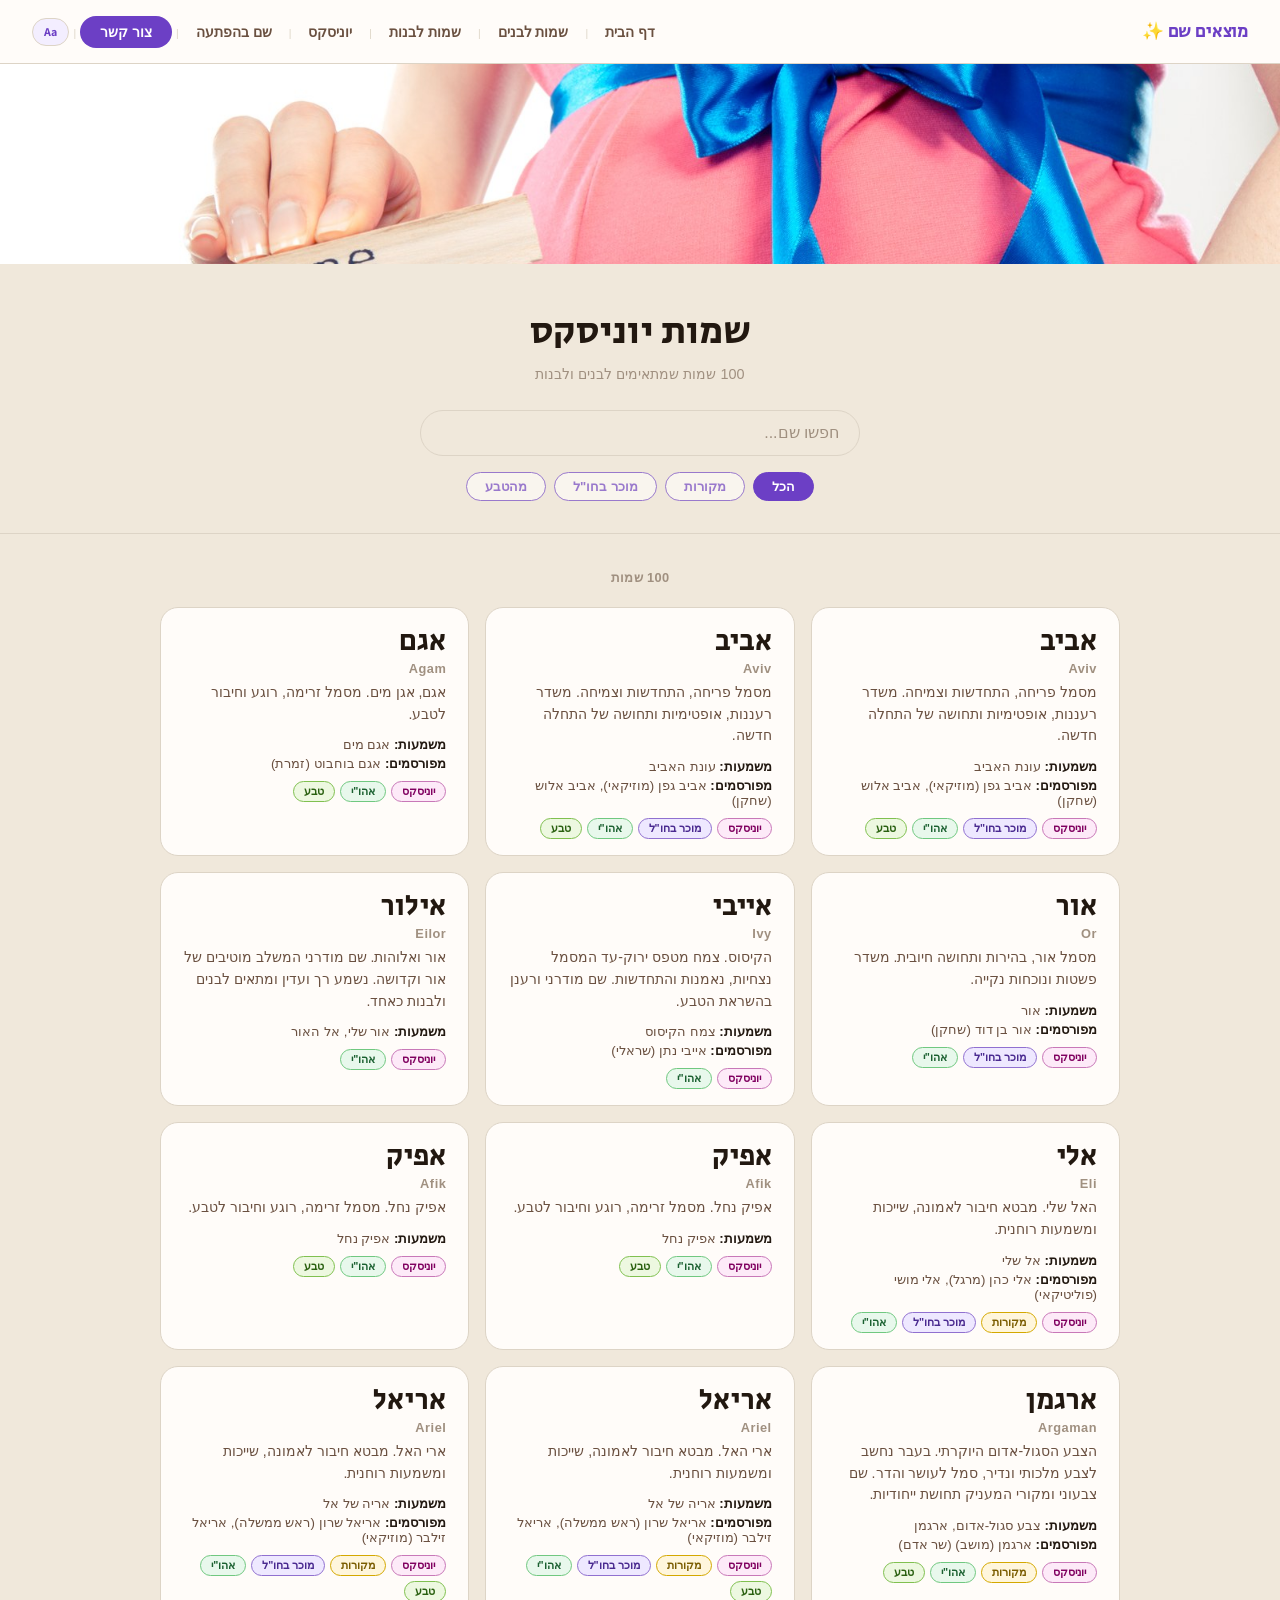
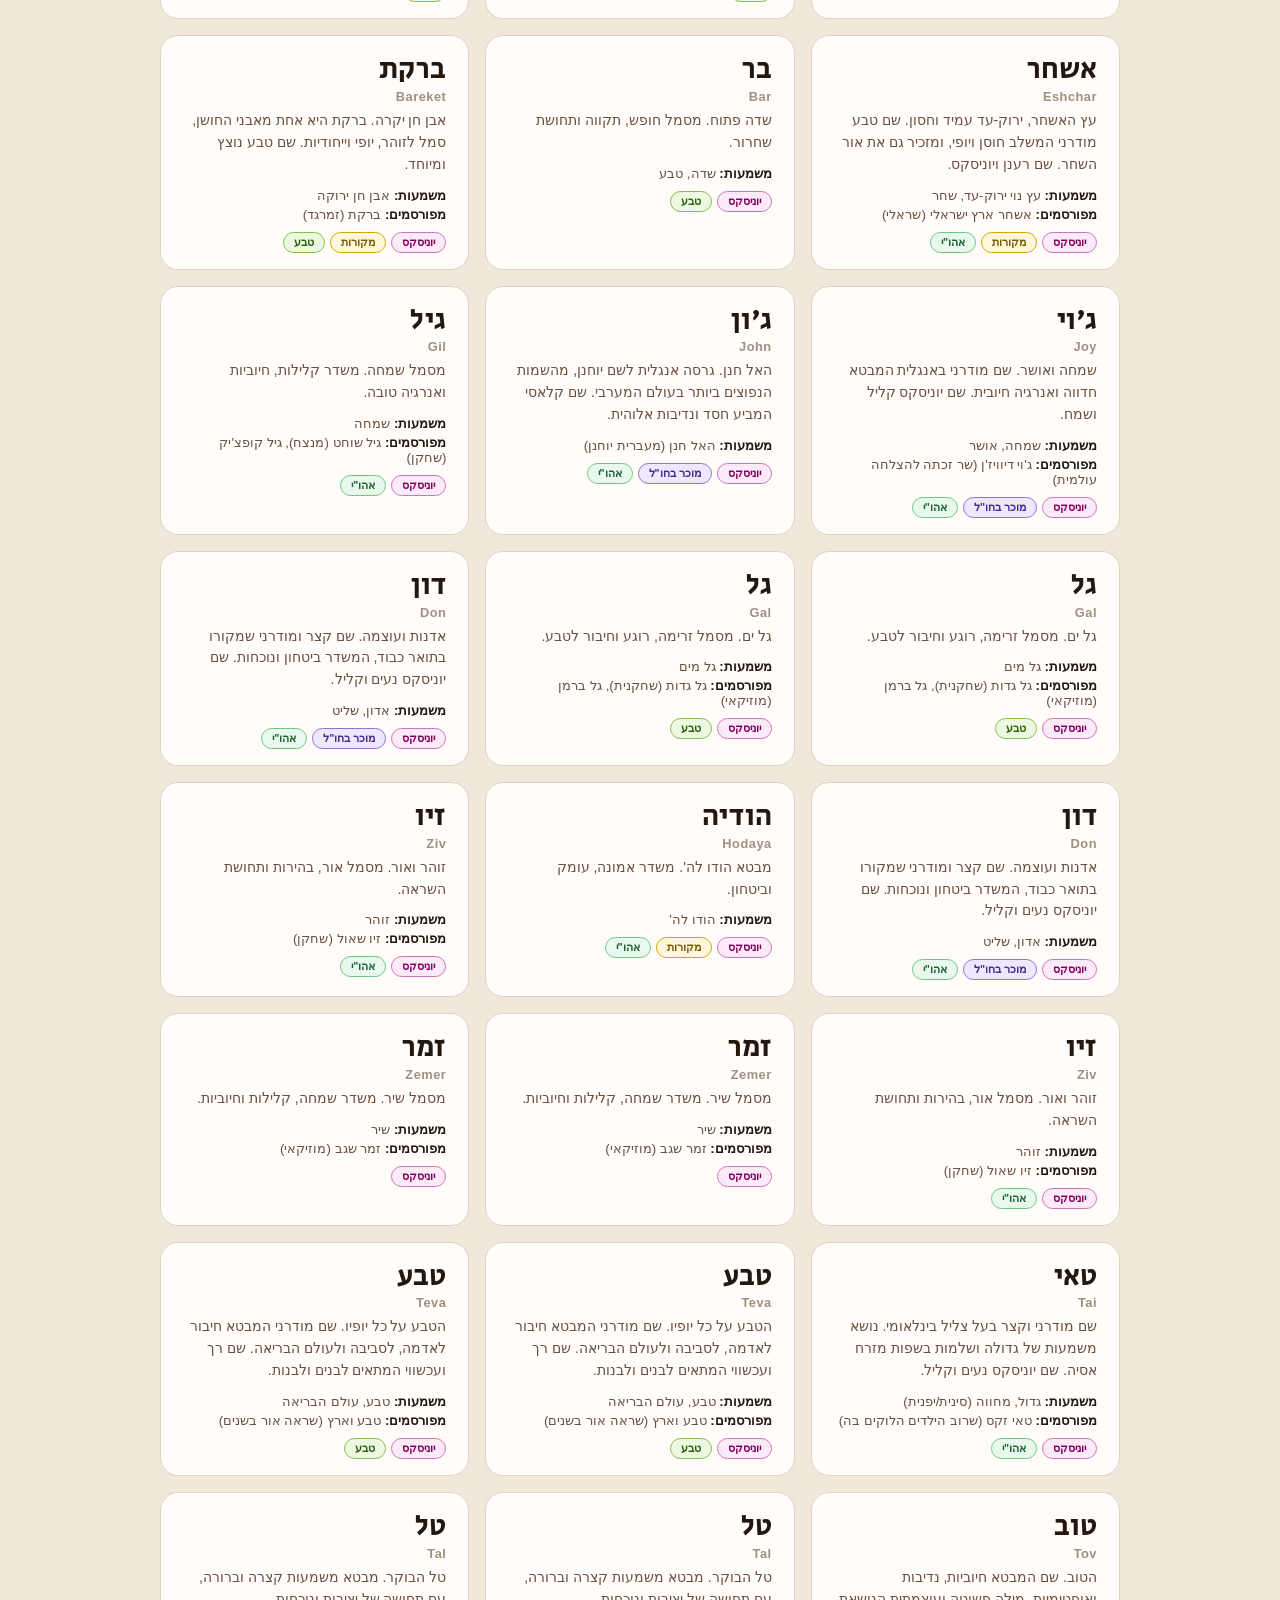
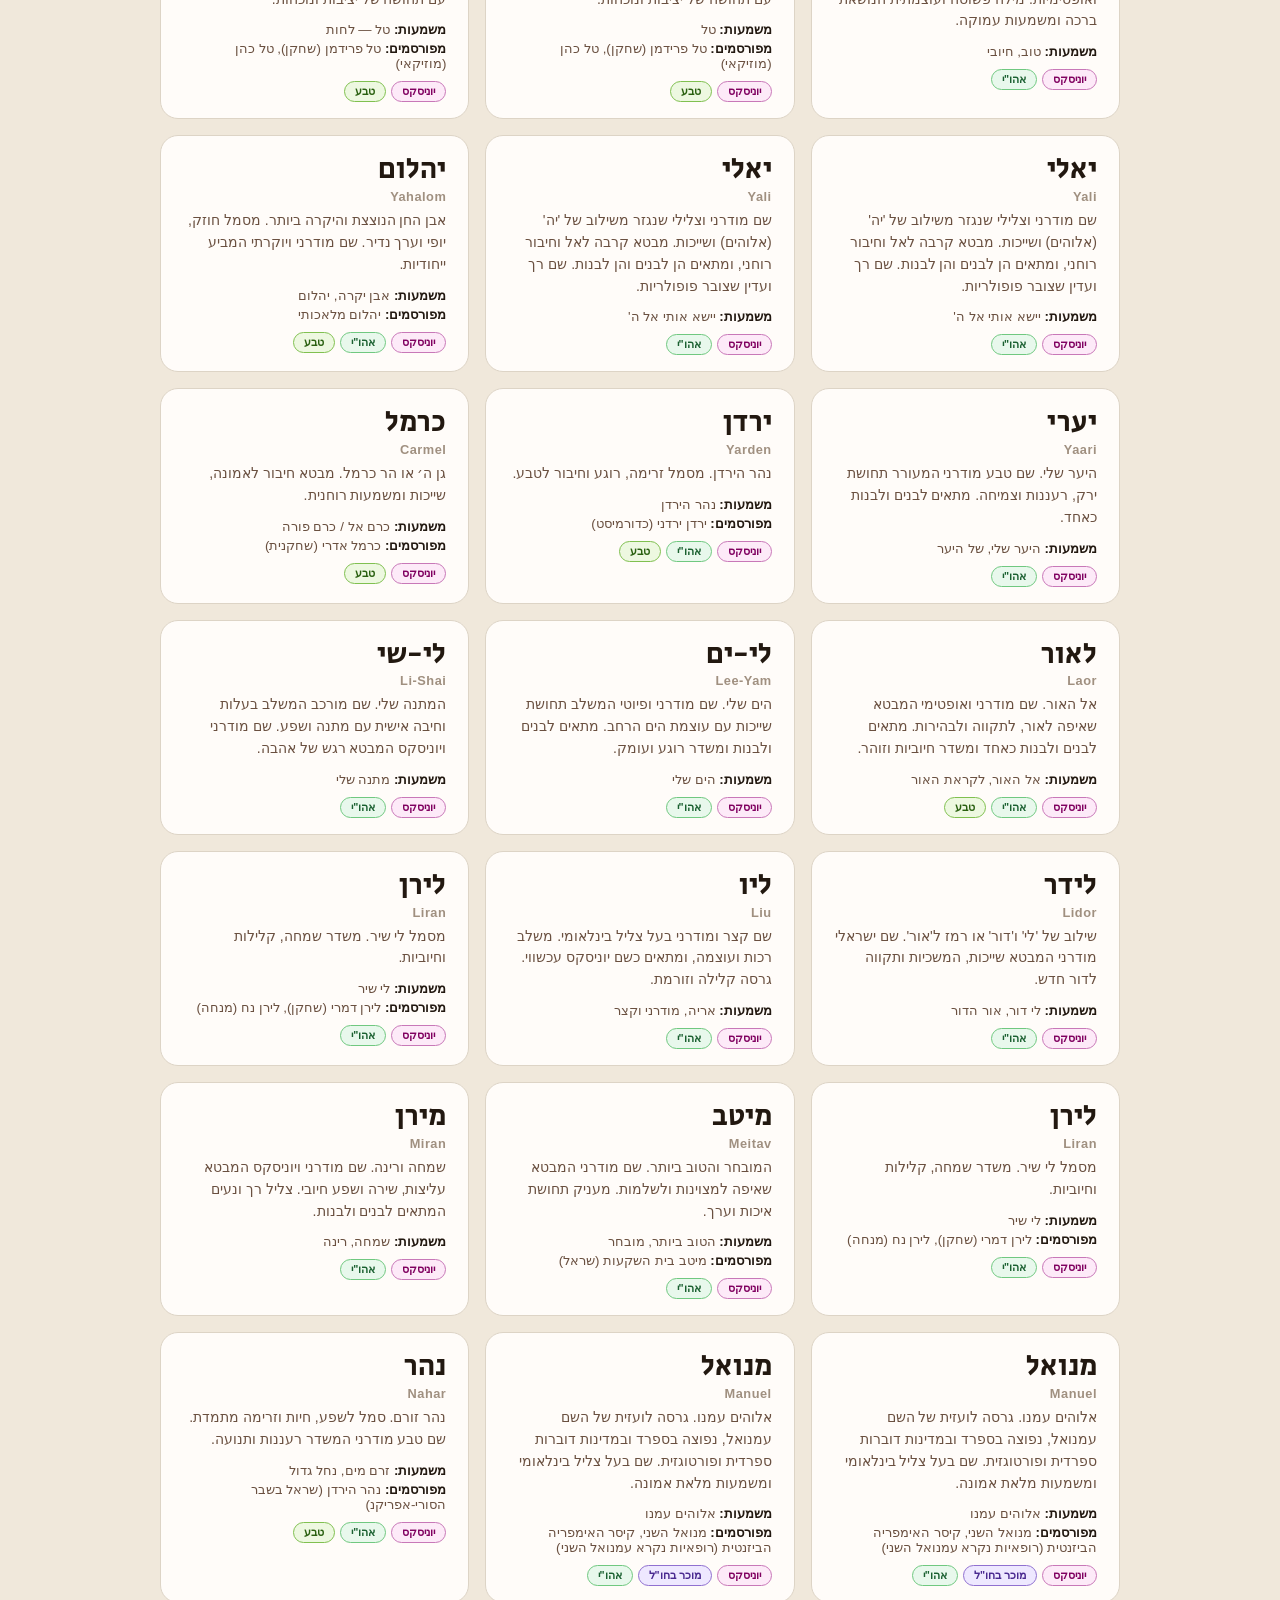
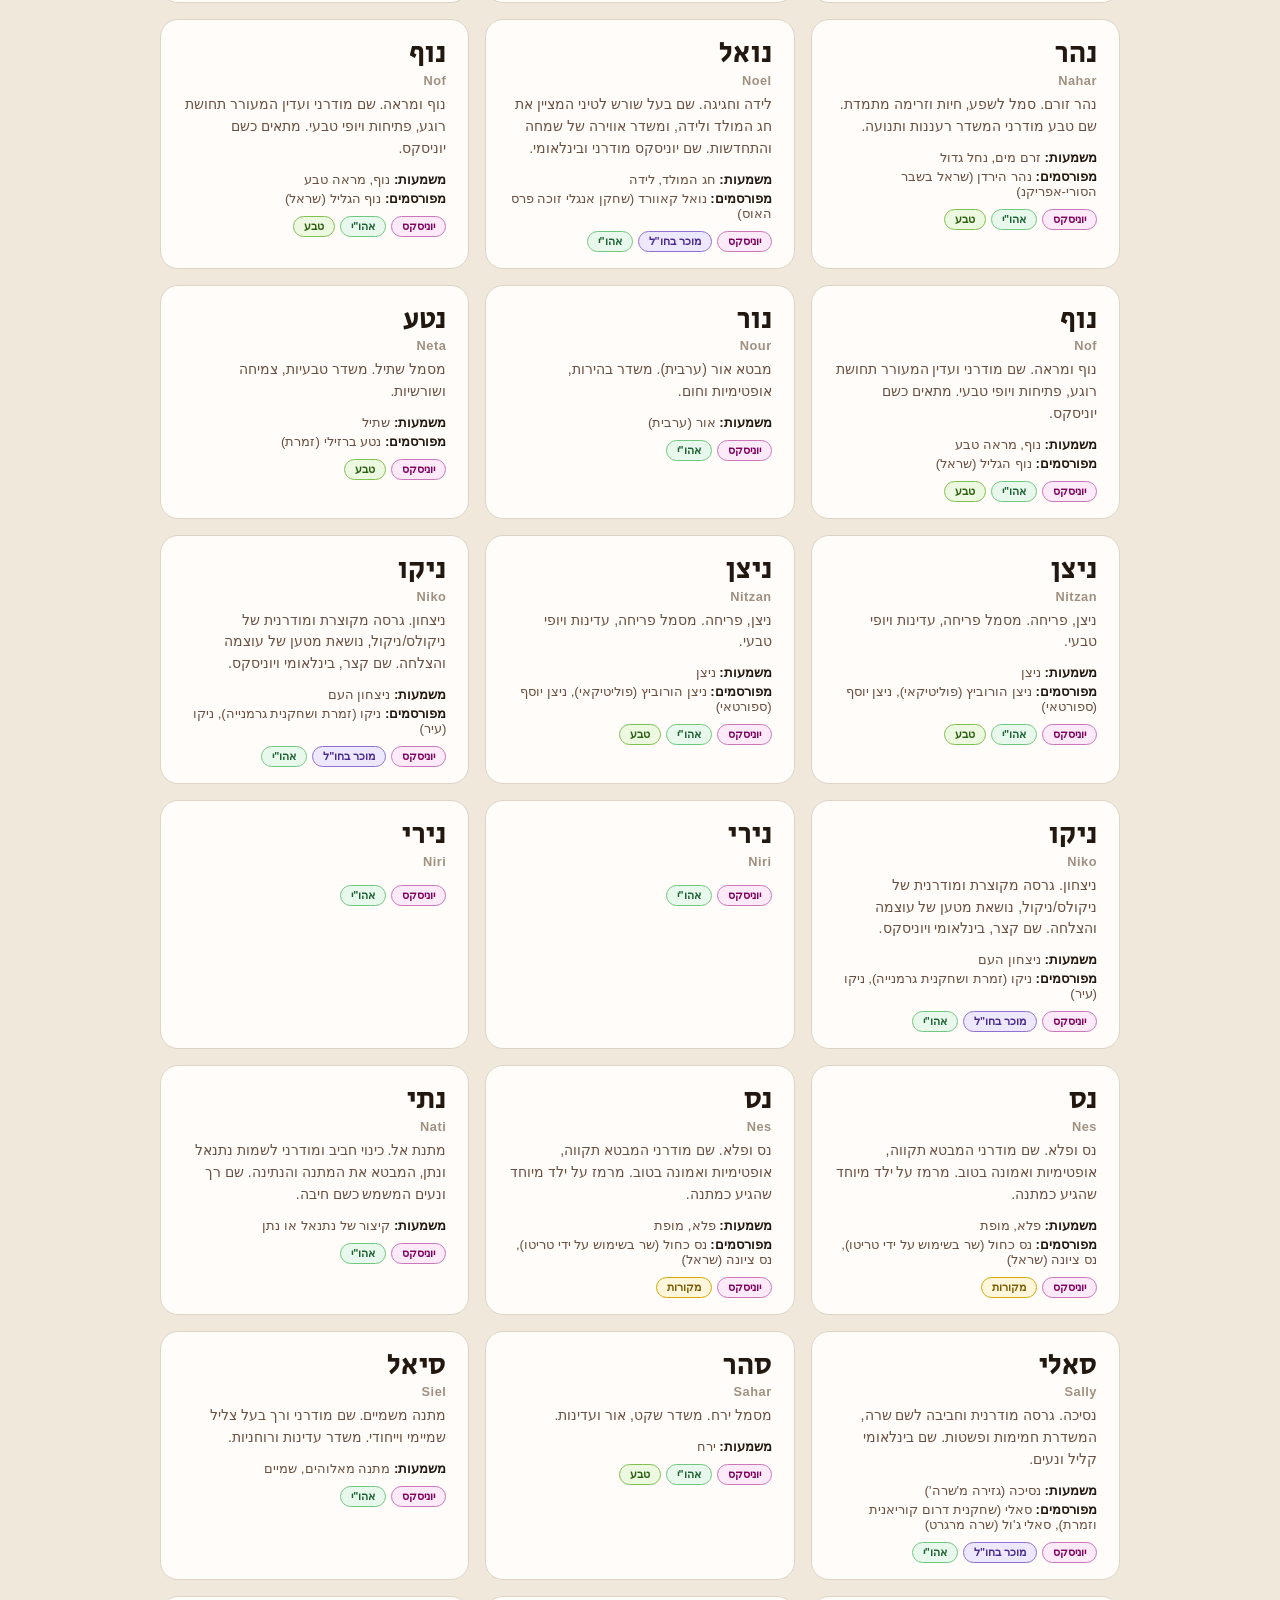
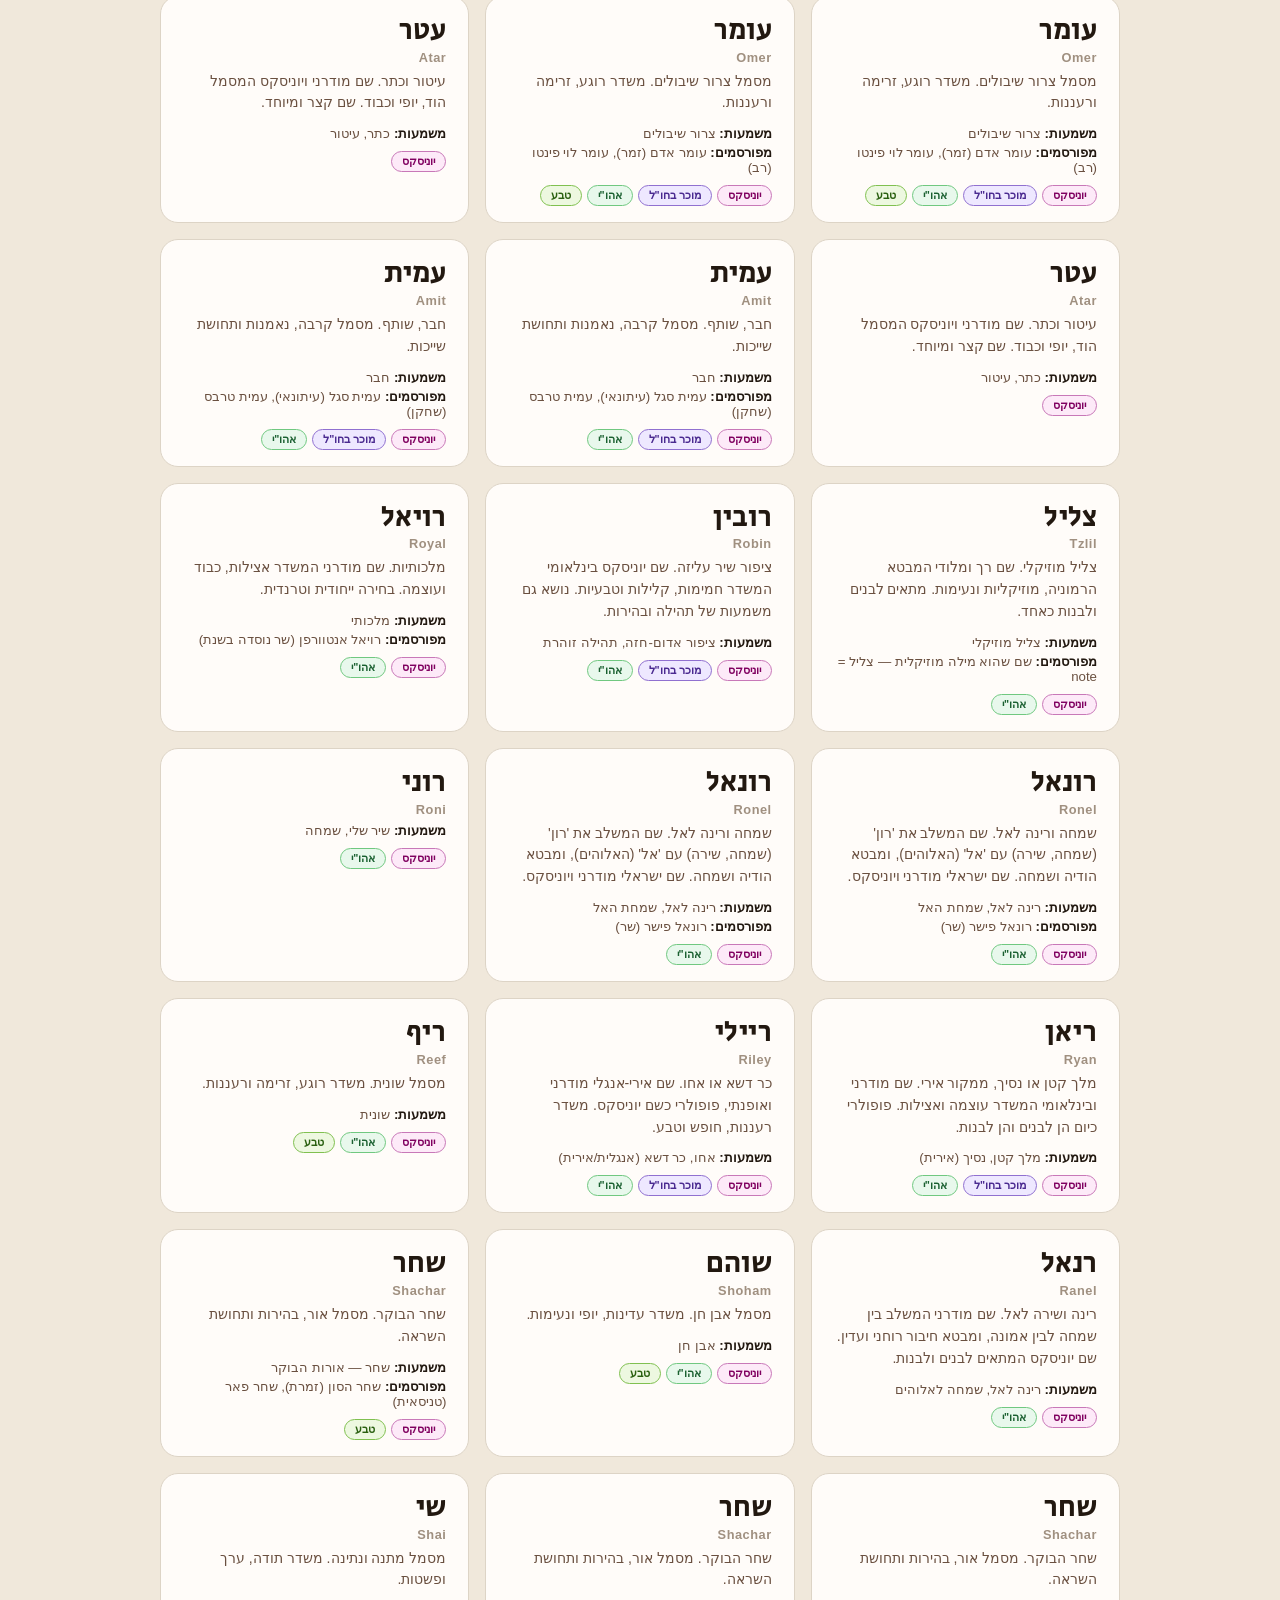
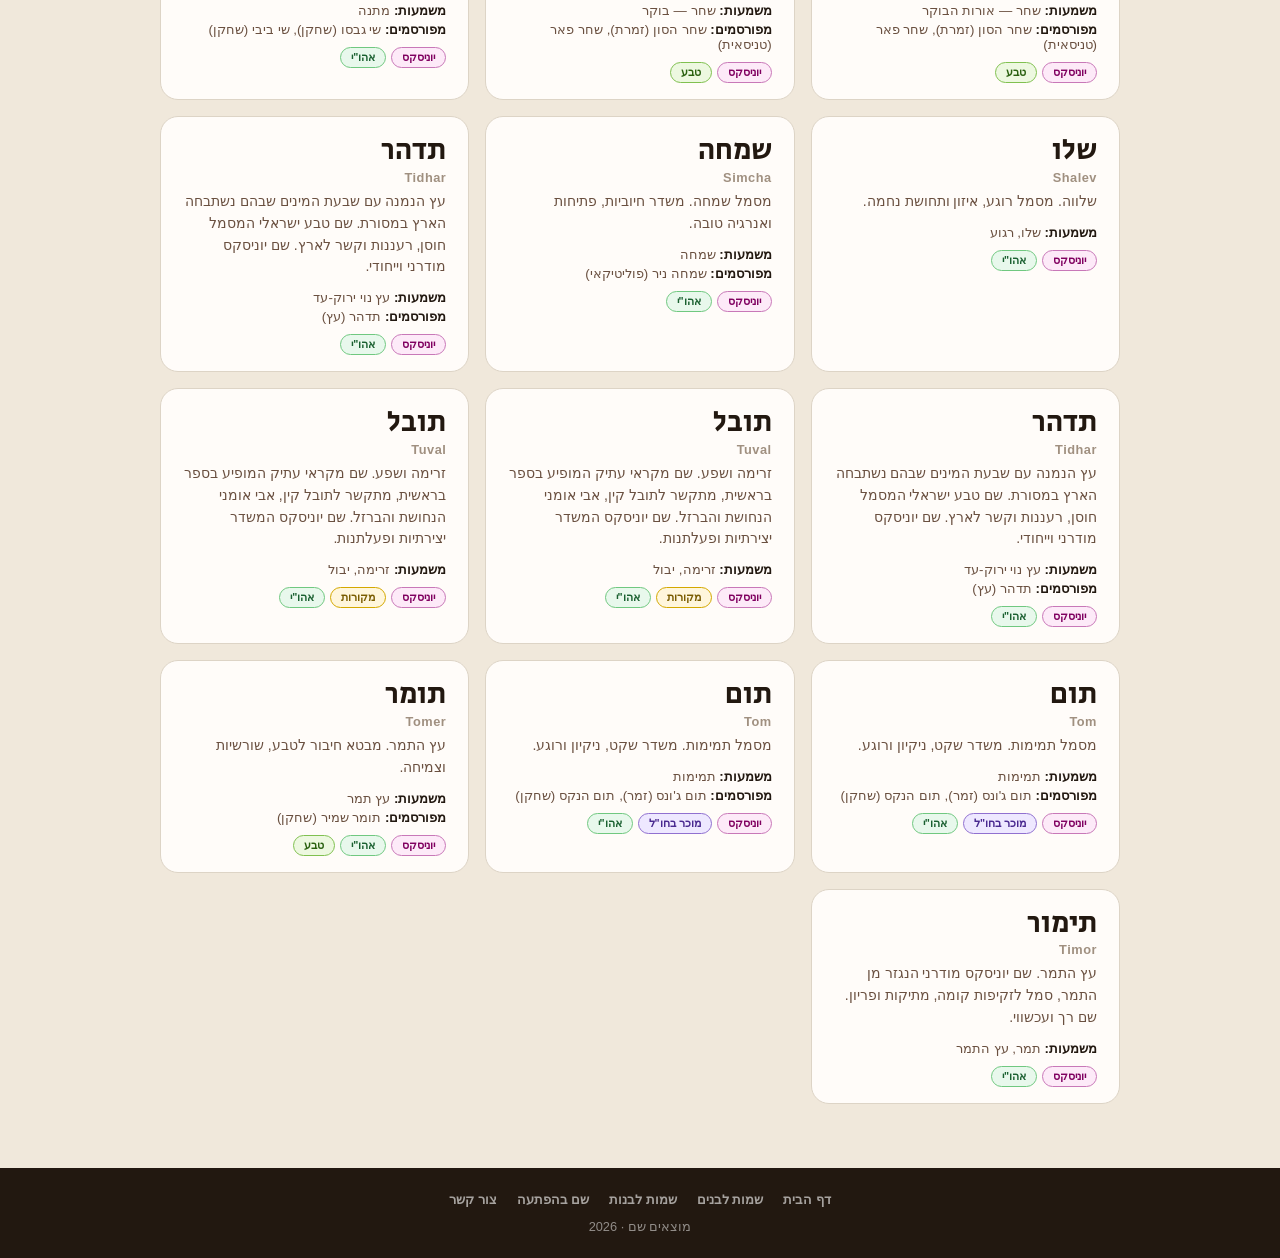
<file: unisex.html>
<!DOCTYPE html>
<html lang="he" dir="rtl">
<head>
  <meta charset="UTF-8" />
  <meta name="viewport" content="width=device-width, initial-scale=1.0" />
  <title>שמות יוניסקס — מוצאים שם</title>
  <link href="https://fonts.googleapis.com/css2?family=Secular+One&family=Assistant:wght@300;400;600;700&display=swap" rel="stylesheet" />
  <script>window.LIST_CONFIG = { gender: 'unisex', title: 'שמות יוניסקס', emoji: '🌈' };</script>
  <script src="names.js"></script>
  <script src="layout.js"></script>
  <script src="list-page.js"></script>
  <link rel="stylesheet" href="styles.css" />
</head>
<body>

<div class="list-banner">
  <img src="images/pregnant.jpg" alt="" />
</div>

<div class="list-intro">
  <h1 id="pageTitle">שמות יוניסקס</h1>
  <p class="list-sub">100 שמות שמתאימים לבנים ולבנות</p>
  <div class="search-bar">
    <input type="text" id="searchInput" placeholder="חפשו שם..." oninput="renderList()" />
  </div>
  <div class="filter-chips">
    <button class="chip active" data-filter="all"           onclick="setFilter(this)">הכל</button>
    <button class="chip"        data-filter="sources"       onclick="setFilter(this)">מקורות</button>
    <button class="chip"        data-filter="international" onclick="setFilter(this)">מוכר בחו"ל</button>
    <button class="chip"        data-filter="nature"        onclick="setFilter(this)">מהטבע</button>
  </div>
</div>

<div class="list-main">
  <div class="list-count" id="listCount"></div>
  <div class="names-grid" id="namesGrid"></div>
</div>

</body>
</html>
</file>
<file: styles.css>
@import url('./shared.css');

body {
  font-family: 'Rubik', sans-serif;
  background: var(--bg);
  color: var(--text);
  min-height: 100vh;
  display: flex;
  flex-direction: column;
  align-items: center;
}

/* ── NAV ── */
nav {
  width: 100%;
  background: var(--surface);
  padding: 0 32px;
  height: 64px;
  display: flex;
  align-items: center;
  justify-content: space-between;
  position: sticky;
  top: 0;
  z-index: 100;
  border-bottom: 1px solid var(--border);
}
.nav-logo {
  font-family: 'Secular One', sans-serif;
  font-size: 1.1rem;
  color: var(--accent);
  text-decoration: none;
  letter-spacing: -.01em;
}
.nav-links {
  display: flex;
  align-items: center;
  gap: 2px;
  list-style: none;
}
.nav-links a {
  color: var(--sub);
  text-decoration: none;
  font-size: .87rem;
  font-weight: 600;
  padding: 7px 13px;
  border-radius: 8px;
  transition: all .15s;
  white-space: nowrap;
}
.nav-links a:hover { color: var(--text); background: var(--accent-soft); }
.nav-sep { color: var(--border); font-size: .65rem; padding: 0 2px; }
.nav-cta {
  background: var(--accent) !important;
  color: #fff !important;
  border-radius: 50px !important;
  padding: 8px 20px !important;
  font-weight: 700 !important;
}
.nav-cta:hover { background: var(--accent-mid) !important; }
.nav-active { color: var(--accent) !important; font-weight: 700 !important; }

/* ── HERO ── */
.hero {
  width: 100%;
  overflow: hidden;
  background: var(--bg);
  max-height: 340px;
}
.hero img.hero-img {
  width: 100%;
  height: 340px;
  object-fit: cover;
  object-position: center 25%;
  display: block;
}

/* ── MAIN ── */
.main {
  width: 100%;
  max-width: 660px;
  padding: 52px 24px 64px;
}

.section-title {
  font-size: 2rem;
  color: var(--text);
  margin-bottom: 6px;
}
.section-sub {
  font-size: .95rem;
  color: var(--muted);
  margin-bottom: 36px;
  line-height: 1.65;
}

.form-group { margin-bottom: 22px; }
.form-label {
  display: block;
  font-weight: 700;
  font-size: .78rem;
  color: var(--muted);
  letter-spacing: .05em;
  text-transform: uppercase;
  margin-bottom: 10px;
}
.form-label-note { font-weight: 400; color: var(--muted); text-transform: none; font-size: .78rem; }

.toggle-row { display: grid; grid-template-columns: repeat(3,1fr); gap: 8px; }
.toggle-btn {
  padding: 11px 6px;
  border: 1.5px solid var(--border);
  border-radius: 10px;
  background: var(--surface);
  font-family: 'Rubik', sans-serif;
  font-size: .9rem;
  font-weight: 600;
  color: var(--sub);
  cursor: pointer;
  text-align: center;
  transition: all .14s;
}
.toggle-btn:hover { border-color: var(--text); color: var(--text); }
.toggle-btn.active {
  background: var(--accent);
  border-color: var(--accent);
  color: #fff;
}

.date-row { display: grid; grid-template-columns: 1fr 1fr 1.3fr; gap: 10px; }
select {
  width: 100%;
  padding: 12px 14px;
  border: 1.5px solid var(--border);
  border-radius: 10px;
  background: var(--surface);
  font-family: 'Rubik', sans-serif;
  font-size: .93rem;
  color: var(--text);
  outline: none;
  transition: border-color .15s;
  appearance: none;
  background-image: url("data:image/svg+xml,%3Csvg xmlns='http://www.w3.org/2000/svg' width='12' height='8' fill='none'%3E%3Cpath d='M1 1l5 5 5-5' stroke='%239e9ab0' stroke-width='1.5' stroke-linecap='round'/%3E%3C/svg%3E");
  background-repeat: no-repeat;
  background-position: left 12px center;
}
select:focus { border-color: var(--accent); }

.checks-col { display: flex; flex-direction: column; gap: 10px; }
.check-row { display: flex; align-items: center; gap: 10px; cursor: pointer; user-select: none; }
.check-row input[type=checkbox] { width: 17px; height: 17px; accent-color: var(--accent); cursor: pointer; flex-shrink: 0; }
.check-row span { font-size: .88rem; font-weight: 600; color: var(--sub); }
.check-row:hover span { color: var(--text); }

.divider { height: 1px; background: var(--border); margin: 4px 0 22px; }

.btn-submit {
  width: 100%;
  padding: 15px;
  border: none;
  border-radius: 10px;
  background: var(--accent);
  color: #fff;
  font-family: 'Rubik', sans-serif;
  font-size: 1rem;
  font-weight: 700;
  cursor: pointer;
  transition: opacity .15s;
  margin-top: 4px;
  letter-spacing: .01em;
}
.btn-submit:hover { opacity: .85; }

/* Loading */
.loading { display: none; text-align: center; padding: 32px 0; }
.loading.show { display: block; }
.spinner {
  width: 36px; height: 36px;
  border: 2.5px solid var(--border);
  border-top-color: var(--accent);
  border-radius: 50%;
  animation: spin .8s linear infinite;
  margin: 0 auto 16px;
}
@keyframes spin { to { transform: rotate(360deg); } }
.loading p { color: var(--sub); font-size: .9rem; }

/* Birth banner */
.birth-banner {
  background: var(--accent-soft);
  border: 1px solid var(--border);
  border-radius: 16px;
  padding: 16px 20px;
  margin-bottom: 20px;
  text-align: center;
}
.birth-greg { font-size: 1.05rem; font-weight: 700; color: var(--text); margin-bottom: 3px; }
.birth-heb  { font-size: .85rem; color: var(--sub); margin-bottom: 2px; }
.birth-dow  { font-size: .78rem; color: var(--muted); font-weight: 600; }

/* Results */
.results { display: none; margin-top: 26px; }
.results.show { display: block; }
.results-title { font-size: .85rem; color: var(--muted); margin-bottom: 14px; text-align: center; }

/* Name cards */
.name-cards { display: flex; flex-direction: column; gap: 12px; }
.name-card {
  background: var(--surface);
  border: 1.5px solid var(--border);
  border-radius: 18px;
  padding: 20px 22px;
  position: relative;
  overflow: hidden;
  transition: border-color .2s, box-shadow .2s;
}
.name-card-accent {
  position: absolute;
  top: 0; right: 0;
  width: 4px; height: 100%;
  background: var(--accent);
  transform: scaleY(0);
  transform-origin: top;
  transition: transform .2s;
  border-radius: 0 18px 18px 0;
}
.name-card:hover { border-color: var(--accent); box-shadow: 0 4px 20px var(--shadow); }
.name-card:hover .name-card-accent,
.name-card.liked .name-card-accent { transform: scaleY(1); background: #e91e8c; }
.name-card.liked { border-color: #f0b3d0; }

.name-card-top { display: flex; align-items: flex-start; justify-content: space-between; gap: 12px; }
.name-main { font-family: 'Secular One', sans-serif; font-size: 2rem; line-height: 1; margin-bottom: 4px; color: var(--text); }
.name-translit { font-size: .8rem; color: var(--muted); font-weight: 600; letter-spacing: .04em; margin-bottom: 6px; }
.name-short-text { font-size: .88rem; color: var(--sub); line-height: 1.55; font-style: normal; margin-bottom: 10px; }
.name-attrs { display: flex; flex-direction: column; gap: 4px; margin-bottom: 10px; }
.name-attr { font-size: .83rem; color: var(--sub); }
.name-attr strong { font-weight: 700; color: var(--text); }
.name-badges { display: flex; gap: 5px; flex-wrap: wrap; margin-top: 8px; }
.badge { font-size: .67rem; font-weight: 700; padding: 3px 10px; border-radius: 20px; border: 1px solid transparent; }
.badge-sources  { background: #FFF6DC; border-color: #D4A800; color: #7A5C00; }
.badge-intl     { background: #EEE8FF; border-color: #9070D0; color: #4A2A90; }
.badge-ahvy     { background: #E8F8EC; border-color: #70C880; color: #1A6030; }
.badge-nature   { background: #EDF8E0; border-color: #80C050; color: #2A6010; }
.badge-unisex   { background: #FDEAF8; border-color: #C878B8; color: #800060; }

/* Like */
.like-btn {
  background: var(--bg);
  border: 1.5px solid var(--border);
  border-radius: 50%;
  width: 36px; height: 36px;
  display: flex; align-items: center; justify-content: center;
  cursor: pointer;
  font-size: 1rem;
  flex-shrink: 0;
  transition: all .2s;
}
.like-btn:hover { border-color: #e91e8c; }
.like-btn.liked { border-color: #e91e8c; background: #fff0f7; }

/* Actions */
.actions-row { display: flex; gap: 10px; margin-top: 20px; }
.btn-again {
  flex: 1; padding: 12px;
  border: 1.5px solid var(--border); border-radius: 10px;
  background: var(--surface);
  font-family: 'Rubik', sans-serif; font-size: .88rem; font-weight: 600; color: var(--sub);
  cursor: pointer; transition: all .15s;
}
.btn-again:hover { border-color: var(--text); color: var(--text); }
.btn-restart {
  flex: 1; padding: 12px;
  border: 1.5px solid var(--border); border-radius: 10px;
  background: var(--surface);
  font-family: 'Rubik', sans-serif; font-size: .88rem; font-weight: 600; color: var(--sub);
  cursor: pointer; transition: all .15s;
}
.btn-restart:hover { border-color: var(--text); color: var(--text); }

/* Liked */
.liked-section { margin-top: 24px; padding-top: 20px; border-top: 1px solid var(--border); display: none; }
.liked-section.show { display: block; }
.liked-title { font-family: 'Secular One', sans-serif; font-size: .95rem; margin-bottom: 12px; color: var(--text); }
.liked-list { display: flex; flex-wrap: wrap; gap: 8px; }
.liked-chip {
  display: flex; align-items: center; gap: 6px;
  background: #fff0f7;
  border: 1px solid #f0b3d0;
  border-radius: 50px;
  padding: 5px 14px;
  font-size: .86rem; font-weight: 700; color: #880060;
}
.liked-chip button { background: none; border: none; cursor: pointer; font-size: .75rem; color: var(--muted); padding: 0; }
.liked-chip button:hover { color: #e91e8c; }

/* ── BOTTOM BAND ── */
.bottom-band {
  width: 100%;
  background: var(--surface);
  border-top: 1px solid var(--border);
  padding: 36px 24px;
}
.supported-label {
  text-align: center;
  font-size: .75rem;
  font-weight: 700;
  color: var(--muted);
  letter-spacing: .06em;
  text-transform: uppercase;
  margin-bottom: 16px;
}
.supported-logos {
  display: flex;
  justify-content: center;
  flex-wrap: wrap;
  gap: 20px 32px;
}
.supported-item {
  display: flex;
  align-items: center;
  gap: 8px;
  font-size: .83rem;
  font-weight: 600;
  color: var(--sub);
}
.sup-dot {
  width: 8px; height: 8px;
  border-radius: 50%;
  display: inline-block;
  flex-shrink: 0;
}

/* ── MARQUEE ── */
.marquee-wrap { overflow: hidden; margin-bottom: 28px; }
.marquee-track { display: flex; white-space: nowrap; }
.marquee-track span {
  color: var(--muted);
  font-size: .78rem;
  font-weight: 600;
  padding: 0 18px;
}
.marquee-track span::after { content: ' ✦'; color: var(--border); }

/* ── FOOTER ── */
footer {
  width: 100%;
  background: var(--text);
  color: rgba(255,255,255,.5);
  text-align: center;
  padding: 24px;
  font-size: .8rem;
  display: flex;
  flex-direction: column;
  gap: 12px;
}
.footer-links { display: flex; justify-content: center; gap: 20px; flex-wrap: wrap; }
.footer-links a { color: rgba(255,255,255,.6); text-decoration: none; font-weight: 600; font-size: .82rem; transition: color .15s; }
.footer-links a:hover { color: #fff; }

/* ── RESPONSIVE ── */
@media (max-width: 768px) {
  nav { padding: 0 16px; height: auto; min-height: 56px; flex-wrap: wrap; gap: 0; }
  .nav-logo { padding: 14px 0; }
  .nav-links {
    width: 100%;
    overflow-x: auto;
    -webkit-overflow-scrolling: touch;
    padding: 8px 0 10px;
    gap: 0;
    scrollbar-width: none;
  }
  .nav-links::-webkit-scrollbar { display: none; }
  .nav-links a { font-size: .8rem; padding: 6px 10px; white-space: nowrap; }
  .nav-sep { display: none; }
  .nav-cta { padding: 7px 14px !important; }
}

@media (max-width: 640px) {
  .hero img.hero-img { height: 220px; }
  .main { padding: 36px 16px 48px; }
  .section-title { font-size: 1.6rem; }
  .bottom-band { padding: 24px 16px; }
  .supported-logos { gap: 14px 20px; }
}

/* ── LIST PAGES (boys.html / girls.html) ── */

/* Mini banner — same image as index hero, shorter */
.list-banner {
  width: 100%;
  overflow: hidden;
  background: #f5f5f5;
  max-height: 200px;
}
.list-banner img {
  width: 100%;
  height: 200px;
  object-fit: cover;
  object-position: center 30%;
  display: block;
}

/* Page intro */
.list-intro {
  width: 100%;
  background: var(--bg);
  border-bottom: 1px solid var(--border);
  padding: 40px 24px 32px;
  text-align: center;
}
.list-intro h1 {
  font-family: 'Secular One', sans-serif;
  font-size: clamp(1.8rem, 5vw, 2.4rem);
  color: var(--text);
  margin-bottom: 6px;
}
.list-intro .list-sub {
  color: var(--muted);
  font-size: .9rem;
  margin-bottom: 28px;
}

/* Search */
.search-bar { max-width: 440px; margin: 0 auto; }
.search-bar input {
  width: 100%;
  padding: 13px 20px;
  border: 1.5px solid var(--border);
  border-radius: 50px;
  font-family: 'Rubik', sans-serif;
  font-size: 1rem;
  background: var(--bg);
  color: var(--text);
  outline: none;
  text-align: right;
  transition: border-color .15s, box-shadow .15s;
}
.search-bar input::placeholder { color: var(--muted); }
.search-bar input:focus {
  border-color: var(--accent);
  box-shadow: 0 0 0 3px rgba(108,63,197,.1);
}

/* Filter chips */
.filter-chips {
  display: flex;
  justify-content: center;
  gap: 8px;
  flex-wrap: wrap;
  margin-top: 16px;
}
.chip {
  padding: 6px 18px;
  border-radius: 50px;
  border: 1.5px solid var(--accent);
  background: var(--surface);
  color: var(--accent);
  font-family: 'Rubik', sans-serif;
  font-size: .82rem;
  font-weight: 700;
  cursor: pointer;
  transition: all .15s;
  opacity: .65;
}
.chip:hover { opacity: 1; }
.chip.active {
  background: var(--accent);
  border-color: var(--accent);
  color: #fff;
  opacity: 1;
}

/* Grid area */
.list-main {
  width: 100%;
  max-width: 1000px;
  margin: 0 auto;
  padding: 36px 20px 64px;
}
.list-count {
  font-size: .8rem;
  color: var(--muted);
  margin-bottom: 22px;
  text-align: center;
  font-weight: 600;
  letter-spacing: .03em;
}

.names-grid {
  display: grid;
  grid-template-columns: repeat(auto-fill, minmax(260px, 1fr));
  gap: 16px;
}

/* Name tile — matches the card style from index */
.name-tile {
  background: var(--surface);
  border: 1.5px solid var(--border);
  border-radius: 18px;
  padding: 20px 22px 16px;
  position: relative;
  overflow: hidden;
  transition: border-color .18s, box-shadow .18s;
  cursor: default;
}
.name-tile::before {
  content: '';
  position: absolute;
  top: 0; right: 0;
  width: 4px; height: 100%;
  background: var(--accent);
  transform: scaleY(0);
  transform-origin: top;
  transition: transform .2s;
  border-radius: 0 18px 18px 0;
}
.name-tile:hover {
  border-color: var(--accent);
  box-shadow: 0 4px 20px var(--shadow);
}
.name-tile:hover::before { transform: scaleY(1); }

.tile-name {
  font-family: 'Secular One', sans-serif;
  font-size: 1.8rem;
  color: var(--text);
  line-height: 1;
  margin-bottom: 4px;
}
.tile-translit {
  font-size: .8rem;
  color: var(--muted);
  font-weight: 600;
  letter-spacing: .04em;
  margin-bottom: 6px;
}
.tile-short-text {
  font-size: .88rem;
  color: var(--sub);
  line-height: 1.55;
  margin-bottom: 12px;
  font-style: normal;
}
.tile-attrs { margin-bottom: 10px; display: flex; flex-direction: column; gap: 4px; }
.tile-attr { font-size: .83rem; color: var(--sub); }
.tile-attr strong { font-weight: 700; color: var(--text); }
.tile-badges { display: flex; gap: 5px; flex-wrap: wrap; margin-top: 10px; }

.no-results { text-align: center; color: var(--muted); padding: 60px 0; font-size: 1rem; }

/* ── Random card — mobile layout ── */
@media (max-width: 640px) {
  /* Hero smaller */
  .hero { max-height: 200px; }
  .hero img.hero-img { height: 200px; }

  /* Less padding */
  .main { padding: 28px 16px 40px; }

  /* Grid reflow: stack vertically in logical order */
  .random-card-section {
    grid-template-areas:
      "gender"
      "filters"
      "card"
      "liked";
    grid-template-columns: 1fr;
    grid-template-rows: auto auto 1fr auto;
    gap: 10px;
  }

  /* Gender buttons — full width */
  .gender-row {
    width: 100%;
    margin: 0;
  }

  /* Filter buttons — 3-column grid */
  .card-filters {
    display: grid;
    grid-template-columns: repeat(3, 1fr);
    gap: 6px;
  }
  .card-filters .filter-btn {
    padding: 9px 4px;
    font-size: .8rem;
  }

  /* Card */
  .random-card-img { height: 180px; }
  .random-card-name { font-size: 1.8rem; }

  /* Liked panel — horizontal strip at bottom */
  .liked-panel {
    width: 100%;
    flex-direction: row;
    flex-wrap: wrap;
    gap: 8px;
    visibility: hidden;
  }
  .liked-panel.has-items { visibility: visible; }
  .liked-panel-title { width: 100%; text-align: right; }
  .liked-panel-item { flex: 0 0 auto; }
}

/* ── RESPONSIVE — list pages ── */
@media (max-width: 640px) {
  .list-banner img { height: 130px; }
  .list-intro { padding: 28px 16px 24px; }
  .names-grid { grid-template-columns: 1fr 1fr; gap: 10px; }
  .name-tile { padding: 14px 14px 12px; border-radius: 14px; }
  .tile-name { font-size: 1.35rem; }
  .tile-translit { font-size: .68rem; }
  .tile-short-text { display: none; }
  .tile-attr { font-size: .68rem; }
  .list-main { padding: 24px 12px 48px; }
  .filter-chips { gap: 6px; }
  .chip { padding: 5px 12px; font-size: .76rem; }
}
@media (max-width: 400px) {
  .names-grid { grid-template-columns: 1fr; }
  .tile-short-text { display: block; }
}

/* ── Category page dot-links ── */
.bottom-band a.cat-link {
  display: flex;
  align-items: center;
  gap: 8px;
  font-size: .83rem;
  font-weight: 600;
  color: var(--sub);
  text-decoration: none;
  padding: 6px 10px;
  border-radius: 8px;
  transition: background .15s, color .15s;
}
.bottom-band a.cat-link:hover {
  background: var(--accent-soft);
  color: var(--accent);
}

/* ── HAMBURGER ── */
.hamburger {
  display: none;
  flex-direction: column;
  justify-content: center;
  gap: 5px;
  background: none;
  border: none;
  cursor: pointer;
  padding: 6px;
}
.hamburger span {
  display: block;
  width: 22px; height: 2px;
  background: var(--accent);
  border-radius: 2px;
  transition: all .25s;
}
.hamburger.open span:nth-child(1) { transform: translateY(7px) rotate(45deg); }
.hamburger.open span:nth-child(2) { opacity: 0; }
.hamburger.open span:nth-child(3) { transform: translateY(-7px) rotate(-45deg); }

@media(max-width: 600px) {
  .hamburger { display: flex; }
  nav { flex-wrap: nowrap; height: 56px; padding: 0 16px; }
  .nav-links {
    display: none;
    flex-direction: column;
    position: absolute;
    top: 56px; right: 0; left: 0;
    background: var(--surface);
    border-bottom: 1px solid var(--border);
    padding: 12px 0 20px;
    z-index: 150;
    box-shadow: 0 8px 24px var(--shadow);
  }
  .nav-links.open { display: flex; }
  .nav-links li { width: 100%; }
  .nav-links a { display: block; font-size: .95rem; padding: 10px 20px; border-radius: 0; }
  .nav-sep { display: none; }
  .nav-cta {
    margin: 8px 20px 0 !important;
    display: block !important;
    text-align: center !important;
    border-radius: 10px !important;
  }
}

/* ── Random Name Card (index page) ── */
/* ── Random card + filters layout — CSS Grid (no display:contents needed) ── */
.random-card-section {
  width: 100%;
  padding: 16px 0 8px;
  display: grid;
  grid-template-areas:
    "filters gender  liked"
    "filters card    liked";
  grid-template-columns: 84px 1fr 110px;
  grid-template-rows: auto 1fr;
  gap: 8px 12px;
  align-items: start;
}

.liked-panel  { grid-area: liked; }
.gender-row   { grid-area: gender; }
.random-card  { grid-area: card; }
.card-filters { grid-area: filters; }

/* gender buttons — centered */
.gender-row {
  display: flex;
  justify-content: center;
  gap: 8px;
  width: 90%;
  margin: 0 auto;
}
.gender-row .filter-btn {
  min-width: 90px;
  padding-inline: 20px;
}

/* כפתורי פילטר — עמודה אנכית, כפתורים ממורכזים אנכית */
.card-filters {
  display: flex;
  flex-direction: column;
  gap: 8px;
  align-self: stretch;
  justify-content: center;
}
.filter-btn {
  padding: 10px 4px;
  border: 1.5px solid var(--border);
  border-radius: 10px;
  background: var(--surface);
  font-family: 'Rubik', sans-serif;
  font-size: .82rem;
  font-weight: 600;
  color: var(--sub);
  cursor: pointer;
  text-align: center;
  transition: all .14s;
  white-space: nowrap;
}
.filter-btn:hover { border-color: var(--accent); color: var(--accent); }
.filter-btn.active {
  background: var(--accent);
  border-color: var(--accent);
  color: #fff;
}

/* כרטיס תינוק — לחיץ */
.random-card {
  display: flex;
  flex-direction: column;
  align-items: center;
  background: var(--surface);
  border-radius: 18px;
  box-shadow: 0 4px 24px var(--shadow);
  padding: 20px 16px 24px;
  width: 100%;
  border: 1px solid var(--border);
  cursor: pointer;
  transition: box-shadow .15s;
}
.random-card:hover { box-shadow: 0 6px 32px rgba(108,63,197,.18); }
.random-card-img {
  width: 100%;
  height: 200px;
  object-fit: contain;
  margin-bottom: 16px;
  display: block;
}
.random-card-name {
  font-family: 'Secular One', sans-serif;
  font-size: 2.2rem;
  color: var(--accent);
  letter-spacing: .02em;
}
.random-card-translit {
  font-size: 1.02rem;
  color: var(--sub);
  margin-top: 4px;
  direction: ltr;
}
.random-card-short-text {
  font-size: .97rem;
  color: var(--sub);
  margin-top: 6px;
  text-align: center;
  line-height: 1.65;
}
.random-card-meaning {
  font-size: .94rem;
  color: var(--muted);
  margin-top: 6px;
  text-align: center;
}
.random-card-source-loc {
  font-size: .91rem;
  color: var(--muted);
  margin-top: 4px;
  text-align: center;
}
.random-card-numerology {
  font-size: .93rem;
  color: var(--accent);
  margin-top: 6px;
  text-align: center;
  font-weight: 600;
}
.random-card-famous {
  font-size: .91rem;
  color: var(--sub);
  margin-top: 4px;
  text-align: center;
  overflow: hidden;
  display: -webkit-box;
  -webkit-line-clamp: 2;
  -webkit-box-orient: vertical;
}

/* ── לב על התמונה ── */
.random-card {
  position: relative;
}
.like-heart {
  position: absolute;
  top: 14px;
  left: 12px;
  right: auto;
  bottom: auto;
  background: #fff;
  border: 1.5px solid var(--border);
  border-radius: 50%;
  width: 40px;
  height: 40px;
  font-size: 1.2rem;
  line-height: 1;
  cursor: pointer;
  display: flex;
  align-items: center;
  justify-content: center;
  box-shadow: 0 2px 8px var(--shadow);
  transition: transform .15s, border-color .15s;
  z-index: 2;
}
.like-heart:hover { transform: scale(1.15); border-color: #e91e8c; }

/* ── ניווט הקודם / הבא ── */
.card-nav-row {
  display: flex;
  gap: 8px;
  justify-content: center;
  padding: 10px 0 4px;
}
.card-nav-btn {
  width: 50px;
  height: 50px;
  border-radius: 50%;
  padding: 0;
  display: flex;
  align-items: center;
  justify-content: center;
  background: #fff;
  border: 1.5px solid var(--border);
  color: var(--accent);
  cursor: pointer;
  box-shadow: 0 2px 10px rgba(0,0,0,.08);
  transition: background .15s, border-color .15s, box-shadow .15s;
}
.card-nav-btn:hover:not(:disabled) {
  background: var(--accent-soft);
  border-color: var(--accent);
  box-shadow: 0 3px 14px rgba(108,63,197,.2);
}
.card-nav-btn:disabled {
  opacity: .35;
  cursor: default;
}

/* ── רשימת שמות אהובים — עמודה שמאלית בגריד ── */
.liked-panel {
  display: flex;
  flex-direction: column;
  gap: 6px;
  width: 110px;
  visibility: hidden;     /* מוסתר אבל שומר מקום בגריד */
  align-self: start;
}
.liked-panel.has-items {
  visibility: visible;
}
.liked-panel-title {
  font-size: .78rem;
  font-weight: 700;
  color: var(--sub);
  margin-bottom: 2px;
  text-align: center;
}
.liked-panel-item {
  display: flex;
  align-items: center;
  justify-content: space-between;
  background: var(--surface);
  border: 1px solid var(--border);
  border-radius: 10px;
  padding: 6px 8px;
  gap: 4px;
}
.liked-panel-name {
  font-family: 'Secular One', sans-serif;
  font-size: .95rem;
  color: var(--accent);
  cursor: pointer;
}
.liked-panel-name:hover { text-decoration: underline; }
.liked-panel-item button {
  background: none;
  border: none;
  color: var(--muted);
  cursor: pointer;
  font-size: .75rem;
  padding: 0;
  line-height: 1;
}
.liked-panel-item button:hover { color: #e91e8c; }
</file>
<file: shared.css>
/* shared.css — common styles for desktop (styles.css) and mobile (mobile.html) */

/* ── Variables ── */
:root {
  --accent:      #6c3fc5;
  --accent-soft: #f3eeff;
  --accent-mid:  #8b5cf6;
  --gold:        #C88000;
  --gold-soft:   #FFF5D6;
  --text:        #221810;
  --sub:         #6A5040;
  --muted:       #A09080;
  --border:      #DDD4C6;
  --surface:     #FFFCF9;
  --bg:          #F0E8DB;
  --shadow:      rgba(50,30,10,.09);
  --pink:        #e91e8c;
  --rare:        #9e8877;
}

/* ── Reset ── */
*, *::before, *::after { box-sizing: border-box; margin: 0; padding: 0; }
html { scroll-behavior: smooth; }

/* ── Typography ── */
h1, h2, h3 { font-family: 'Secular One', sans-serif; font-weight: 400; }

/* ── Hamburger ── */
.hamburger {
  flex-direction: column;
  justify-content: center;
  gap: 5px;
  background: none;
  border: none;
  cursor: pointer;
  padding: 6px;
}
.hamburger span {
  display: block;
  width: 22px; height: 2px;
  background: var(--accent);
  border-radius: 2px;
  transition: all .25s;
}
.hamburger.open span:nth-child(1) { transform: translateY(7px) rotate(45deg); }
.hamburger.open span:nth-child(2) { opacity: 0; }
.hamburger.open span:nth-child(3) { transform: translateY(-7px) rotate(-45deg); }

/* ── Accessibility Bar ── */
.a11y-bar {
  width: 100%;
  background: #2A201A;
  color: rgba(255,255,255,.75);
  display: none;
  align-items: center;
  gap: 4px;
  padding: 5px 16px;
  font-size: .72rem;
  direction: rtl;
  flex-wrap: wrap;
}
.a11y-bar.a11y-open { display: flex; }

.a11y-toggle {
  background: var(--accent-soft);
  border: 1.5px solid var(--border);
  border-radius: 20px;
  font-size: .75rem;
  font-weight: 700;
  color: var(--accent);
  cursor: pointer;
  padding: 4px 11px;
  line-height: 1.5;
  transition: all .15s;
  font-family: 'Assistant', sans-serif;
  letter-spacing: .02em;
}
.a11y-toggle:hover { background: var(--accent); color: #fff; border-color: var(--accent); }

.a11y-label {
  font-weight: 700;
  letter-spacing: .04em;
  margin-left: 8px;
  opacity: .6;
  font-size: .68rem;
  text-transform: uppercase;
}
.a11y-bar button {
  background: rgba(255,255,255,.08);
  border: 1px solid rgba(255,255,255,.15);
  border-radius: 6px;
  color: rgba(255,255,255,.85);
  font-size: .75rem;
  font-weight: 700;
  padding: 3px 9px;
  cursor: pointer;
  transition: background .15s, border-color .15s;
  line-height: 1.4;
  font-family: 'Assistant', sans-serif;
}
.a11y-bar button:hover { background: rgba(255,255,255,.18); }
.a11y-bar button.active {
  background: var(--accent);
  border-color: var(--accent);
  color: #fff;
}
.a11y-reset { margin-right: 4px; opacity: .6; }
.a11y-reset:hover { opacity: 1 !important; }

/* ── Accessibility States ── */
html.a11y-grayscale { filter: grayscale(1); }
html.a11y-contrast  { filter: contrast(160%) brightness(.9); }
html.a11y-underline a { text-decoration: underline !important; }

/* ── Popularity bar ── */
.card-pop-bar {
  width: 100%;
  display: flex;
  align-items: center;
  gap: 8px;
  margin-top: 6px;
}
.pop-bar-lbl {
  font-size: .72rem;
  color: var(--muted);
  font-weight: 600;
  white-space: nowrap;
  min-width: 64px;
  text-align: right;
}
.pop-bar {
  flex: 1;
  height: 4px;
  background: var(--border);
  border-radius: 4px;
  overflow: hidden;
}
.pop-bar-fill {
  height: 100%;
  border-radius: 4px;
  background: linear-gradient(to right, var(--accent), #e91e8c);
}

/* ── Vertical iOS toggle (desktop filter column) ── */
.pop-vios-section {
  display: flex;
  flex-direction: column;
  align-items: center;
  gap: 5px;
  width: 100%;
  padding-bottom: 8px;
  border-bottom: 1px solid var(--border);
}
.pop-vios-switch {
  position: relative;
  width: 60px; height: 160px;
  border-radius: 999px;
  background: var(--border);
  transition: background-color .28s ease, box-shadow .28s;
  cursor: pointer;
}
.pop-vios-switch[data-state="pop"]  { background: var(--pink);   box-shadow: 0 4px 16px rgba(233,30,140,.3);  }
.pop-vios-switch[data-state="mid"]  { background: var(--accent); box-shadow: 0 4px 16px rgba(108,63,197,.3);  }
.pop-vios-switch[data-state="rare"] { background: var(--rare);   box-shadow: 0 4px 16px rgba(158,136,119,.2); }
.pop-vios-thumb {
  position: absolute;
  left: 4px;
  width: 52px; height: 52px;
  border-radius: 50%;
  background: #fff;
  box-shadow: 0 2px 10px rgba(0,0,0,.22), inset 0 0 0 .5px rgba(0,0,0,.04);
  pointer-events: none;
  z-index: 3;
  transition: top .28s cubic-bezier(.35, 0, .15, 1);
}
/* pop=top, mid=center, rare=bottom  (track 160px, thumb 52px, pad 4px) */
/* mid center = (160-52)/2 = 54px */
.pop-vios-switch[data-state="pop"]  .pop-vios-thumb { top: 4px;   }
.pop-vios-switch[data-state="mid"]  .pop-vios-thumb { top: 54px;  }
.pop-vios-switch[data-state="rare"] .pop-vios-thumb { top: 104px; }
.pop-vios-hit {
  position: absolute; left: 0; right: 0;
  height: 33.34%;
  background: transparent; border: none; cursor: pointer; z-index: 4;
  border-radius: 999px;
}
.pop-vios-hit[data-val="pop"]  { top: 0; }
.pop-vios-hit[data-val="mid"]  { top: 33.33%; }
.pop-vios-hit[data-val="rare"] { top: 66.67%; }
.pop-vios-label {
  font-size: .7rem;
  font-weight: 700;
  text-align: center;
  transition: color .25s;
}
.pop-vios-switch[data-state="pop"]  ~ .pop-vios-label { color: var(--pink);   }
.pop-vios-switch[data-state="mid"]  ~ .pop-vios-label { color: var(--accent); }
.pop-vios-switch[data-state="rare"] ~ .pop-vios-label { color: var(--rare);   }

/* ── Popularity filter controls ── */
.pop-section {
  display: flex;
  flex-direction: column;
  align-items: center;
  gap: 10px;
  margin-top: 6px;
  padding-top: 14px;
  border-top: 1px solid var(--border);
  width: 100%;
  max-width: 440px;
  margin-inline: auto;
}
.pop-section-label {
  font-size: .72rem;
  color: var(--muted);
  font-weight: 600;
  letter-spacing: .05em;
}

/* iOS-style 3-position switch */
.pop-ios-group { display: flex; flex-direction: column; align-items: center; gap: 6px; }
.pop-ios-switch {
  position: relative;
  width: 180px; height: 48px;
  border-radius: 999px;
  background: var(--border);
  display: flex;
  transition: background-color .28s ease;
  cursor: pointer;
}
.pop-ios-switch[data-state="pop"]  { background: var(--pink);   }
.pop-ios-switch[data-state="mid"]  { background: var(--accent); }
.pop-ios-switch[data-state="rare"] { background: var(--rare);   }
.pop-ios-hit {
  flex: 1;
  background: transparent;
  border: none;
  cursor: pointer;
  z-index: 2;
  border-radius: 999px;
}
.pop-ios-thumb {
  position: absolute;
  width: 40px; height: 40px;
  top: 4px;
  border-radius: 50%;
  background: #fff;
  box-shadow: 0 2px 10px rgba(0,0,0,.22), inset 0 0 0 .5px rgba(0,0,0,.04);
  pointer-events: none;
  z-index: 3;
  transition: left .28s cubic-bezier(.35, 0, .15, 1);
}
.pop-ios-switch[data-state="rare"] .pop-ios-thumb { left: 4px;   }
.pop-ios-switch[data-state="mid"]  .pop-ios-thumb { left: 70px;  }
.pop-ios-switch[data-state="pop"]  .pop-ios-thumb { left: 136px; }
.pop-ios-labels {
  display: flex;
  width: 180px;
}
.pop-ios-labels span {
  flex: 1;
  text-align: center;
  font-size: .7rem;
  color: var(--muted);
  font-weight: 600;
}

/* Slider with 3 snap points */
.pop-slid-outer {
  display: flex;
  flex-direction: column;
  align-items: center;
  width: 100%;
  max-width: 220px;
}
.pop-slid-wrap {
  position: relative;
  width: 100%;
  height: 30px;
  cursor: pointer;
}
.pop-slid-track {
  position: absolute;
  left: 10px; right: 10px; top: 13px;
  height: 4px;
  background: var(--border);
  border-radius: 4px;
}
.pop-slid-fill {
  position: absolute;
  left: 10px; top: 13px;
  height: 4px;
  border-radius: 4px;
  transition: width .28s cubic-bezier(.35,0,.15,1), background-color .28s;
}
.pop-slid-wrap[data-state="rare"] .pop-slid-fill { width: 0;                 background: var(--rare);   }
.pop-slid-wrap[data-state="mid"]  .pop-slid-fill { width: calc(50% - 10px);  background: var(--accent); }
.pop-slid-wrap[data-state="pop"]  .pop-slid-fill { width: calc(100% - 20px); background: var(--pink);   }
.pop-slid-thumb {
  position: absolute;
  width: 20px; height: 20px; top: 5px;
  border-radius: 50%;
  background: #fff;
  border: 3px solid var(--border);
  box-shadow: 0 2px 6px rgba(0,0,0,.18);
  pointer-events: none;
  z-index: 3;
  transition: left .28s cubic-bezier(.35,0,.15,1), border-color .28s, box-shadow .28s;
}
.pop-slid-wrap[data-state="rare"] .pop-slid-thumb { left: 0;                  border-color: var(--rare);   box-shadow: 0 2px 8px rgba(158,136,119,.4); }
.pop-slid-wrap[data-state="mid"]  .pop-slid-thumb { left: calc(50% - 10px);   border-color: var(--accent); box-shadow: 0 2px 8px rgba(108,63,197,.4);  }
.pop-slid-wrap[data-state="pop"]  .pop-slid-thumb { left: calc(100% - 20px);  border-color: var(--pink);   box-shadow: 0 2px 8px rgba(233,30,140,.4);  }
.pop-slid-hit {
  position: absolute; top: 0; bottom: 0;
  width: 33.33%;
  background: transparent; border: none; cursor: pointer; z-index: 4;
}
.pop-slid-hit[data-val="rare"] { left: 0; }
.pop-slid-hit[data-val="mid"]  { left: 33.33%; }
.pop-slid-hit[data-val="pop"]  { left: 66.67%; }
.pop-slid-ticks {
  display: flex;
  width: 100%;
  margin-top: 2px;
}
.pop-slid-tick {
  flex: 1;
  display: flex;
  flex-direction: column;
  align-items: center;
  gap: 3px;
}
.pop-tick-dot {
  width: 5px; height: 5px;
  border-radius: 50%;
  background: var(--border);
  transition: background .2s;
}
.pop-slid-tick span {
  font-size: .68rem;
  color: var(--muted);
  font-weight: 600;
  transition: color .2s;
}
.pop-slid-wrap[data-state="pop"]  ~ .pop-slid-ticks .pop-slid-tick[data-tick="pop"]  .pop-tick-dot { background: var(--pink);   }
.pop-slid-wrap[data-state="mid"]  ~ .pop-slid-ticks .pop-slid-tick[data-tick="mid"]  .pop-tick-dot { background: var(--accent); }
.pop-slid-wrap[data-state="rare"] ~ .pop-slid-ticks .pop-slid-tick[data-tick="rare"] .pop-tick-dot { background: var(--rare);   }
.pop-slid-wrap[data-state="pop"]  ~ .pop-slid-ticks .pop-slid-tick[data-tick="pop"]  span { color: var(--text); }
.pop-slid-wrap[data-state="mid"]  ~ .pop-slid-ticks .pop-slid-tick[data-tick="mid"]  span { color: var(--text); }
.pop-slid-wrap[data-state="rare"] ~ .pop-slid-ticks .pop-slid-tick[data-tick="rare"] span { color: var(--text); }
</file>
